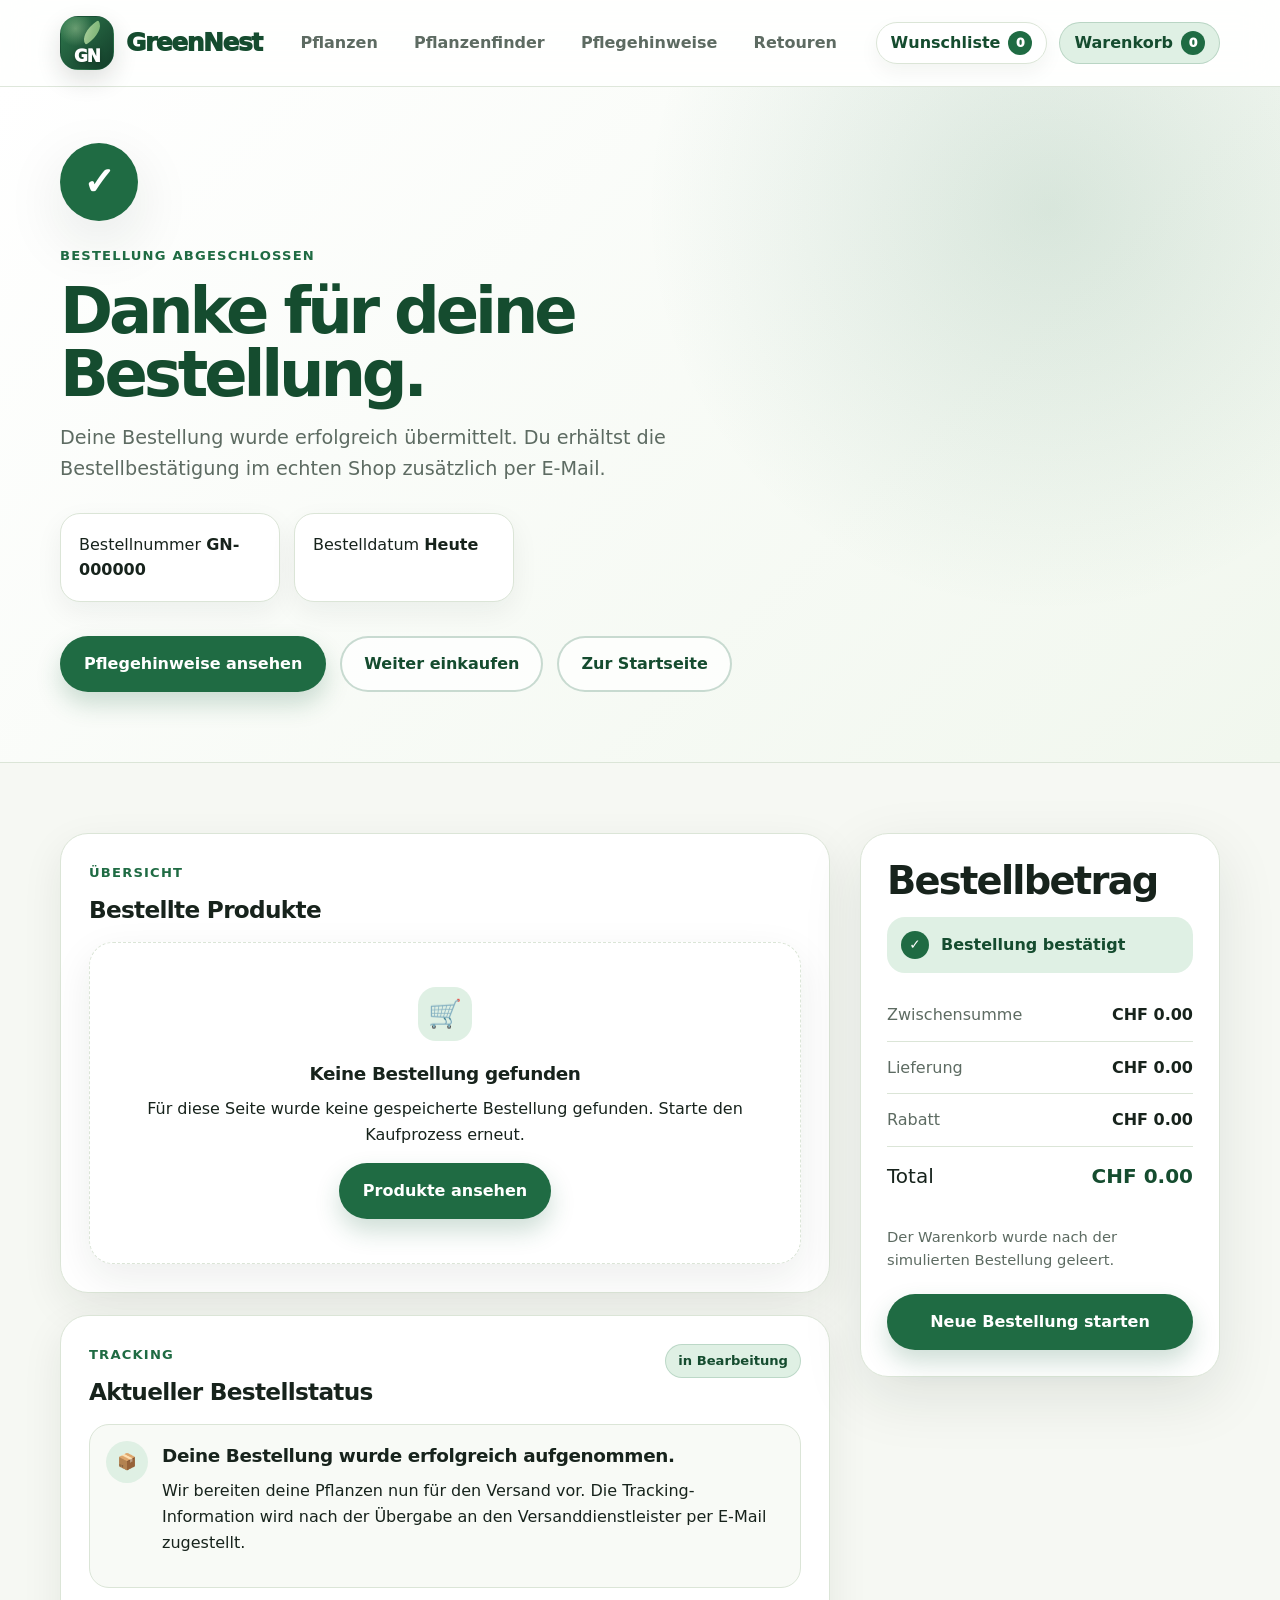
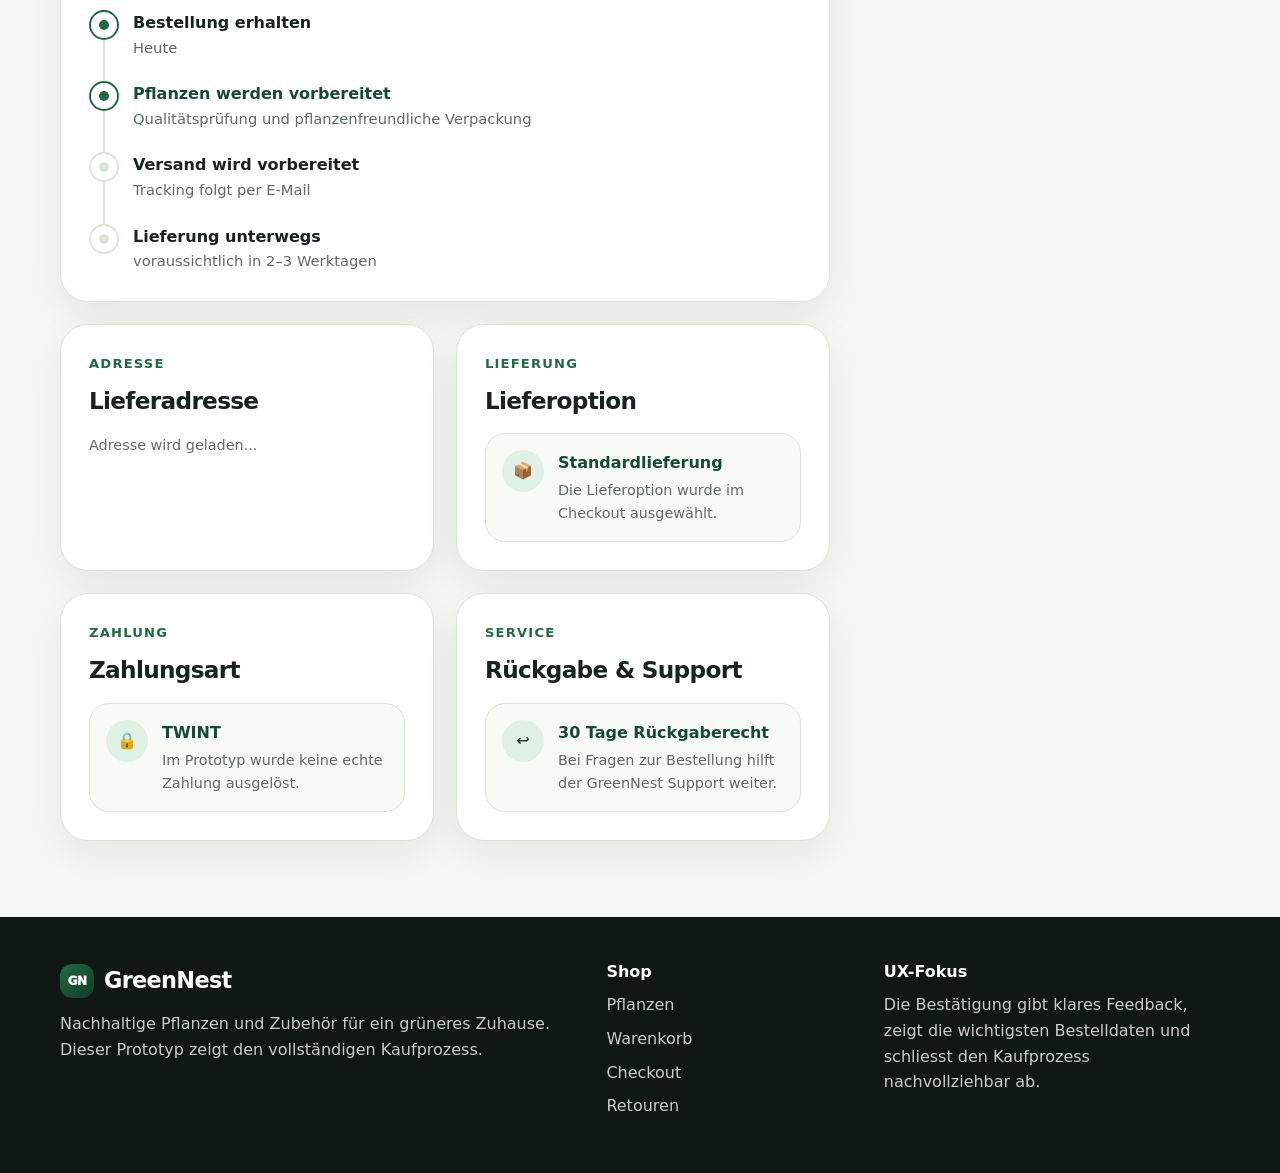
<file: bestaetigung.html>
<!DOCTYPE html>
<html lang="de-CH">
<head>
  <meta charset="UTF-8" />
  <meta name="viewport" content="width=device-width, initial-scale=1.0" />

  <title>Bestellung bestätigt – GreenNest</title>
  <meta
    name="description"
    content="Deine GreenNest Bestellung wurde erfolgreich bestätigt."
  />

  <link rel="stylesheet" href="style.css" />
  <script src="script.js" defer></script>
</head>

<body>
  <a class="skip-link" href="#main-content">Direkt zum Inhalt</a>

  <header class="site-header">
    <div class="container header-inner">
      <a href="index.html" class="brand" aria-label="GreenNest Startseite">
        <span class="brand-mark">GN</span>
        <span class="brand-text">GreenNest</span>
      </a>

      <nav class="main-nav" aria-label="Hauptnavigation">
        <a href="produkte.html">Pflanzen</a>
        <a href="produkte.html#pflegeleicht">Pflegeleicht</a>
        <a href="produkte.html#zubehoer">Zubehör</a>
        <a href="index.html#beratung">Beratung</a>
      </nav>

      <div class="header-actions">
        <a class="icon-link" href="produkte.html#produktsuche">Suchen</a>

        <a class="cart-pill" href="warenkorb.html" aria-label="Warenkorb öffnen">
          Warenkorb
          <span class="cart-count">0</span>
        </a>
      </div>
    </div>
  </header>

  <main id="main-content">
    <section class="confirmation-hero">
      <div class="container confirmation-hero-grid">
        <div>
          <div class="confirmation-icon">✓</div>

          <p class="section-kicker">Bestellung abgeschlossen</p>

          <h1>Danke für deine Bestellung.</h1>

          <p class="hero-lead">
            Deine Bestellung wurde erfolgreich übermittelt. Du erhältst die Bestellbestätigung
            im echten Shop zusätzlich per E-Mail.
          </p>

          <div class="confirmation-meta">
            <article>
              <span>Bestellnummer</span>
              <strong data-confirmation-number>GN-000000</strong>
            </article>

            <article>
              <span>Bestelldatum</span>
              <strong data-confirmation-date>Heute</strong>
            </article>
          </div>

          <div class="hero-actions">
  <a class="btn btn-primary" href="pflegehinweise.html">
    Pflegehinweise ansehen
  </a>

  <a class="btn btn-secondary" href="produkte.html">
    Weiter einkaufen
  </a>

  <a class="btn btn-secondary" href="index.html">
    Zur Startseite
  </a>
</div>

      </div>
    </section>

    <section class="container confirmation-section">
      <div class="confirmation-layout">
        <section class="confirmation-main">
          <article class="review-section-card">
            <div class="review-section-header">
              <div>
                <p class="section-kicker">Übersicht</p>
                <h2>Bestellte Produkte</h2>
              </div>
            </div>

            <div class="review-empty" data-confirmation-empty hidden>
              <div class="feature-icon">🛒</div>
              <h3>Keine Bestellung gefunden</h3>
              <p>
                Für diese Seite wurde keine gespeicherte Bestellung gefunden.
                Starte den Kaufprozess erneut.
              </p>
              <a class="btn btn-primary" href="produkte.html">
                Produkte ansehen
              </a>
            </div>

            <div class="review-item-list" data-confirmation-items>
              <p class="muted-text">Bestellung wird geladen...</p>
            </div>
          </article>
<article class="tracking-status-card" aria-label="Sendungsverfolgung">
  <div class="review-section-header">
    <div>
      <p class="section-kicker">Tracking</p>
      <h2>Aktueller Bestellstatus</h2>
    </div>

    <span class="tracking-badge">in Bearbeitung</span>
  </div>

  <div class="tracking-message">
    <span>📦</span>
    <div>
      <h3>Deine Bestellung wurde erfolgreich aufgenommen.</h3>
      <p>
        Wir bereiten deine Pflanzen nun für den Versand vor. Die Tracking-Information
        wird nach der Übergabe an den Versanddienstleister per E-Mail zugestellt.
      </p>
    </div>
  </div>

  <ol class="tracking-timeline">
    <li class="is-complete">
      <span></span>
      <div>
        <strong>Bestellung erhalten</strong>
        <p data-tracking-order-date>Heute</p>
      </div>
    </li>

    <li class="is-current">
      <span></span>
      <div>
        <strong>Pflanzen werden vorbereitet</strong>
        <p>Qualitätsprüfung und pflanzenfreundliche Verpackung</p>
      </div>
    </li>

    <li>
      <span></span>
      <div>
        <strong>Versand wird vorbereitet</strong>
        <p data-tracking-delivery-info>Tracking folgt per E-Mail</p>
      </div>
    </li>

    <li>
      <span></span>
      <div>
        <strong>Lieferung unterwegs</strong>
        <p data-tracking-estimate>voraussichtlich in 2–3 Werktagen</p>
      </div>
    </li>
  </ol>
</article>
          <div class="review-info-grid">
            <article class="review-section-card">
              <div class="review-section-header">
                <div>
                  <p class="section-kicker">Adresse</p>
                  <h2>Lieferadresse</h2>
                </div>
              </div>

              <address class="review-address" data-confirmation-address>
                Adresse wird geladen...
              </address>
            </article>

            <article class="review-section-card">
              <div class="review-section-header">
                <div>
                  <p class="section-kicker">Lieferung</p>
                  <h2>Lieferoption</h2>
                </div>
              </div>

              <div class="review-summary-box">
                <span>📦</span>
                <div>
                  <strong data-confirmation-delivery>Standardlieferung</strong>
                  <p>Die Lieferoption wurde im Checkout ausgewählt.</p>
                </div>
              </div>
            </article>

            <article class="review-section-card">
              <div class="review-section-header">
                <div>
                  <p class="section-kicker">Zahlung</p>
                  <h2>Zahlungsart</h2>
                </div>
              </div>

              <div class="review-summary-box">
                <span>🔒</span>
                <div>
                  <strong data-confirmation-payment>TWINT</strong>
                  <p>Im Prototyp wurde keine echte Zahlung ausgelöst.</p>
                </div>
              </div>
            </article>

            <article class="review-section-card">
              <div class="review-section-header">
                <div>
                  <p class="section-kicker">Service</p>
                  <h2>Rückgabe & Support</h2>
                </div>
              </div>

              <div class="review-summary-box">
                <span>↩️</span>
                <div>
                  <strong>30 Tage Rückgaberecht</strong>
                  <p>Bei Fragen zur Bestellung hilft der GreenNest Support weiter.</p>
                </div>
              </div>
            </article>
          </div>
        </section>

        <aside class="checkout-summary-card review-final-card">
          <h2>Bestellbetrag</h2>

          <div class="checkout-summary-status">
            <span>✓</span>
            <p>Bestellung bestätigt</p>
          </div>

          <div class="summary-line">
            <span>Zwischensumme</span>
            <strong data-confirmation-subtotal>CHF 0.00</strong>
          </div>

          <div class="summary-line">
            <span>Lieferung</span>
            <strong data-confirmation-shipping>CHF 0.00</strong>
          </div>

          <div class="summary-line">
            <span>Rabatt</span>
            <strong>CHF 0.00</strong>
          </div>

          <div class="summary-total">
            <span>Total</span>
            <strong data-confirmation-total>CHF 0.00</strong>
          </div>

          <p class="summary-helper">
            Der Warenkorb wurde nach der simulierten Bestellung geleert.
          </p>

          <a class="btn btn-primary full-width" href="produkte.html">
            Neue Bestellung starten
          </a>
        </aside>
      </div>
    </section>
  </main>

  <footer class="site-footer">
    <div class="container footer-grid">
      <div>
        <a href="index.html" class="footer-brand">GreenNest</a>
        <p>
          Nachhaltige Pflanzen und Zubehör für ein grüneres Zuhause.
          Dieser Prototyp zeigt den vollständigen Kaufprozess.
        </p>
      </div>

      <div>
        <h2>Shop</h2>
        <a href="produkte.html">Pflanzen</a>
        <a href="warenkorb.html">Warenkorb</a>
        <a href="checkout-start.html">Checkout</a>
      </div>

      <div>
        <h2>UX-Fokus</h2>
        <p>
          Die Bestätigung gibt klares Feedback, zeigt die wichtigsten Bestelldaten
          und schliesst den Kaufprozess nachvollziehbar ab.
        </p>
      </div>
    </div>
  </footer>
</body>
</html>
</file>
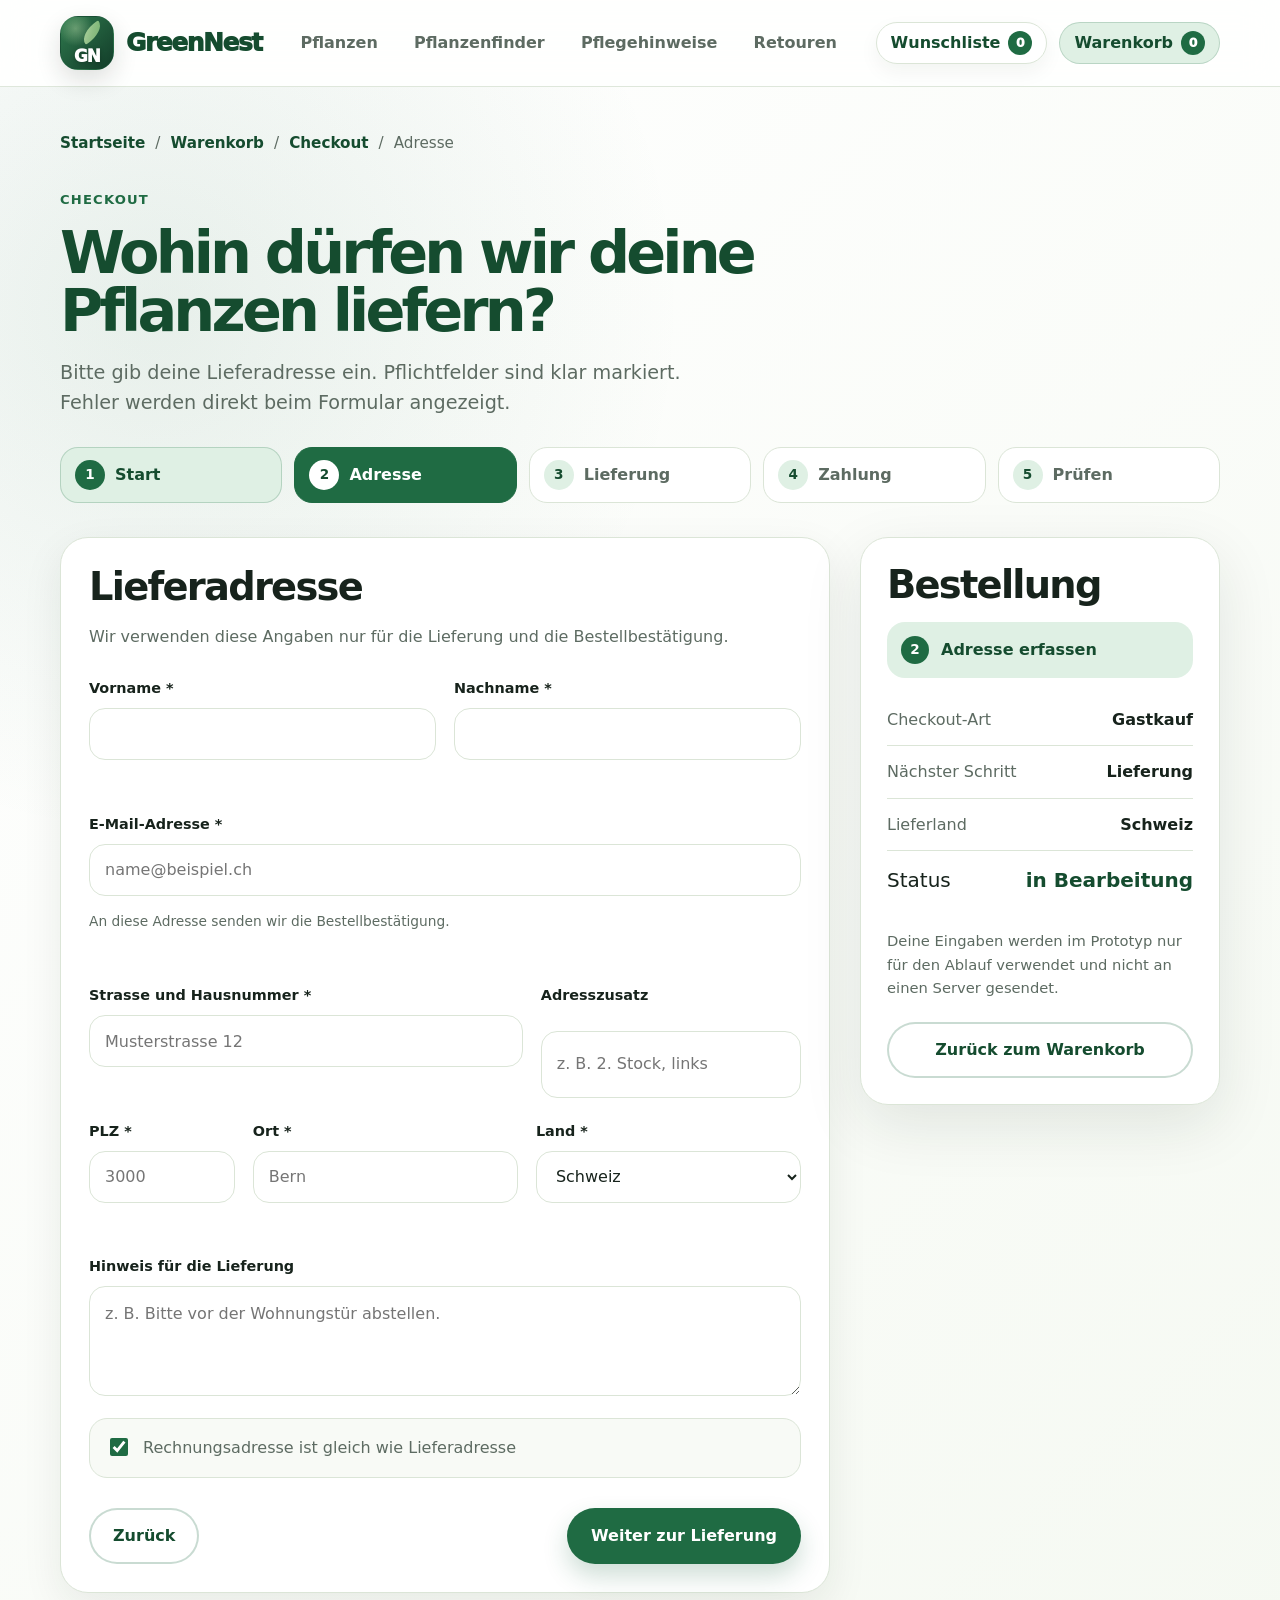
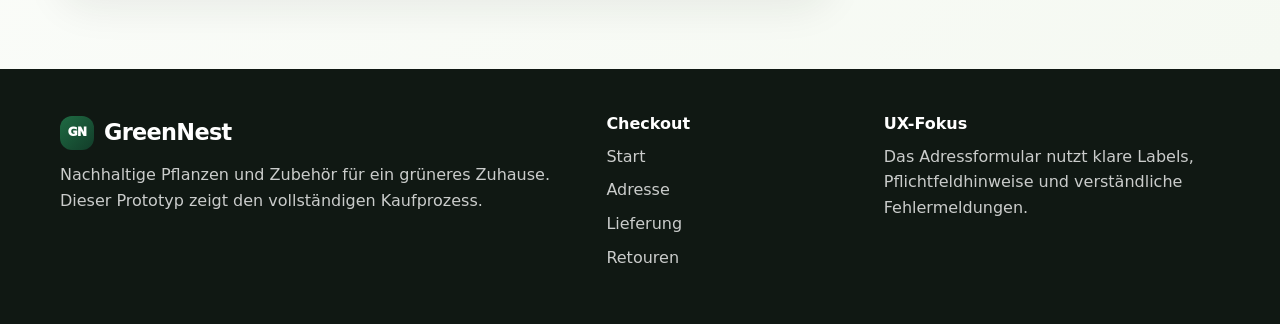
<file: checkout-adresse.html>
<!DOCTYPE html>
<html lang="de-CH">
<head>
  <meta charset="UTF-8" />
  <meta name="viewport" content="width=device-width, initial-scale=1.0" />

  <title>Lieferadresse – GreenNest</title>
  <meta
    name="description"
    content="Gib deine Lieferadresse für die GreenNest Bestellung ein."
  />

  <link rel="stylesheet" href="style.css" />
  <script src="script.js" defer></script>
</head>

<body>
  <a class="skip-link" href="#main-content">Direkt zum Inhalt</a>

  <header class="site-header">
    <div class="container header-inner">
      <a href="index.html" class="brand" aria-label="GreenNest Startseite">
        <span class="brand-mark">GN</span>
        <span class="brand-text">GreenNest</span>
      </a>

      <nav class="main-nav" aria-label="Hauptnavigation">
        <a href="produkte.html">Pflanzen</a>
        <a href="produkte.html#pflegeleicht">Pflegeleicht</a>
        <a href="produkte.html#zubehoer">Zubehör</a>
        <a href="index.html#beratung">Beratung</a>
      </nav>

      <div class="header-actions">
        <a class="icon-link" href="produkte.html#produktsuche">Suchen</a>

        <a class="cart-pill" href="warenkorb.html" aria-label="Warenkorb öffnen">
          Warenkorb
          <span class="cart-count">0</span>
        </a>
      </div>
    </div>
  </header>

  <main id="main-content">
    <section class="checkout-page-section">
      <div class="container">
        <nav class="breadcrumb" aria-label="Breadcrumb">
          <a href="index.html">Startseite</a>
          <span>/</span>
          <a href="warenkorb.html">Warenkorb</a>
          <span>/</span>
          <a href="checkout-start.html">Checkout</a>
          <span>/</span>
          <span>Adresse</span>
        </nav>

        <div class="checkout-header">
          <div>
            <p class="section-kicker">Checkout</p>
            <h1>Wohin dürfen wir deine Pflanzen liefern?</h1>
            <p class="hero-lead">
              Bitte gib deine Lieferadresse ein. Pflichtfelder sind klar markiert.
              Fehler werden direkt beim Formular angezeigt.
            </p>
          </div>
        </div>

        <nav class="checkout-stepper" aria-label="Checkout Fortschritt">
          <ol>
            <li class="is-complete">
              <span>1</span>
              Start
            </li>
            <li class="is-current">
              <span>2</span>
              Adresse
            </li>
            <li>
              <span>3</span>
              Lieferung
            </li>
            <li>
              <span>4</span>
              Zahlung
            </li>
            <li>
              <span>5</span>
              Prüfen
            </li>
          </ol>
        </nav>

        <div class="checkout-layout">
          <section class="checkout-form-card" aria-label="Lieferadresse">
            <form class="checkout-form" action="checkout-lieferung.html" data-checkout-address-form novalidate>
              <div class="form-section-header">
                <h2>Lieferadresse</h2>
                <p>
                  Wir verwenden diese Angaben nur für die Lieferung und die Bestellbestätigung.
                </p>
              </div>

              <div class="form-grid two-columns">
                <div class="form-field">
                  <label for="first-name">Vorname *</label>
                  <input
                    id="first-name"
                    name="firstName"
                    type="text"
                    autocomplete="given-name"
                    data-required
                  />
                  <p class="field-error" data-error-for="first-name"></p>
                </div>

                <div class="form-field">
                  <label for="last-name">Nachname *</label>
                  <input
                    id="last-name"
                    name="lastName"
                    type="text"
                    autocomplete="family-name"
                    data-required
                  />
                  <p class="field-error" data-error-for="last-name"></p>
                </div>
              </div>

              <div class="form-field">
                <label for="email-address">E-Mail-Adresse *</label>
                <input
                  id="email-address"
                  name="email"
                  type="email"
                  autocomplete="email"
                  placeholder="name@beispiel.ch"
                  data-required
                  data-email
                />
                <p class="field-hint">An diese Adresse senden wir die Bestellbestätigung.</p>
                <p class="field-error" data-error-for="email-address"></p>
              </div>

              <div class="form-grid two-columns-wide">
                <div class="form-field">
                  <label for="street">Strasse und Hausnummer *</label>
                  <input
                    id="street"
                    name="street"
                    type="text"
                    autocomplete="street-address"
                    placeholder="Musterstrasse 12"
                    data-required
                  />
                  <p class="field-error" data-error-for="street"></p>
                </div>

                <div class="form-field">
                  <label for="additional-address">Adresszusatz</label>
                  <input
                    id="additional-address"
                    name="additionalAddress"
                    type="text"
                    placeholder="z. B. 2. Stock, links"
                  />
                </div>
              </div>

              <div class="form-grid three-columns">
                <div class="form-field">
                  <label for="zip">PLZ *</label>
                  <input
                    id="zip"
                    name="zip"
                    type="text"
                    inputmode="numeric"
                    autocomplete="postal-code"
                    placeholder="3000"
                    data-required
                    data-zip
                  />
                  <p class="field-error" data-error-for="zip"></p>
                </div>

                <div class="form-field">
                  <label for="city">Ort *</label>
                  <input
                    id="city"
                    name="city"
                    type="text"
                    autocomplete="address-level2"
                    placeholder="Bern"
                    data-required
                  />
                  <p class="field-error" data-error-for="city"></p>
                </div>

                <div class="form-field">
                  <label for="country">Land *</label>
                  <select id="country" name="country" data-required>
                    <option value="Schweiz" selected>Schweiz</option>
                    <option value="Liechtenstein">Liechtenstein</option>
                  </select>
                  <p class="field-error" data-error-for="country"></p>
                </div>
              </div>

              <div class="form-field">
                <label for="delivery-note">Hinweis für die Lieferung</label>
                <textarea
                  id="delivery-note"
                  name="deliveryNote"
                  placeholder="z. B. Bitte vor der Wohnungstür abstellen."
                ></textarea>
              </div>

              <div class="form-checkbox">
                <input id="billing-same" name="billingSame" type="checkbox" checked />
                <label for="billing-same">
                  Rechnungsadresse ist gleich wie Lieferadresse
                </label>
              </div>

              <div class="form-actions">
                <a class="btn btn-secondary" href="checkout-start.html">
                  Zurück
                </a>

                <button class="btn btn-primary" type="submit">
                  Weiter zur Lieferung
                </button>
              </div>
            </form>
          </section>

          <aside class="checkout-summary-card" aria-label="Checkout Übersicht">
            <h2>Bestellung</h2>

            <div class="checkout-summary-status">
              <span>2</span>
              <p>Adresse erfassen</p>
            </div>

            <div class="summary-line">
              <span>Checkout-Art</span>
              <strong>Gastkauf</strong>
            </div>

            <div class="summary-line">
              <span>Nächster Schritt</span>
              <strong>Lieferung</strong>
            </div>

            <div class="summary-line">
              <span>Lieferland</span>
              <strong>Schweiz</strong>
            </div>

            <div class="summary-total">
              <span>Status</span>
              <strong>in Bearbeitung</strong>
            </div>

            <p class="summary-helper">
              Deine Eingaben werden im Prototyp nur für den Ablauf verwendet und nicht an einen Server gesendet.
            </p>

            <a class="btn btn-secondary full-width" href="warenkorb.html">
              Zurück zum Warenkorb
            </a>
          </aside>
        </div>
      </div>
    </section>
  </main>

  <footer class="site-footer">
    <div class="container footer-grid">
      <div>
        <a href="index.html" class="footer-brand">GreenNest</a>
        <p>
          Nachhaltige Pflanzen und Zubehör für ein grüneres Zuhause.
          Dieser Prototyp zeigt den vollständigen Kaufprozess.
        </p>
      </div>

      <div>
        <h2>Checkout</h2>
        <a href="checkout-start.html">Start</a>
        <a href="checkout-adresse.html">Adresse</a>
        <a href="checkout-lieferung.html">Lieferung</a>
      </div>

      <div>
        <h2>UX-Fokus</h2>
        <p>
          Das Adressformular nutzt klare Labels, Pflichtfeldhinweise und verständliche Fehlermeldungen.
        </p>
      </div>
    </div>
  </footer>
</body>
</html>
</file>
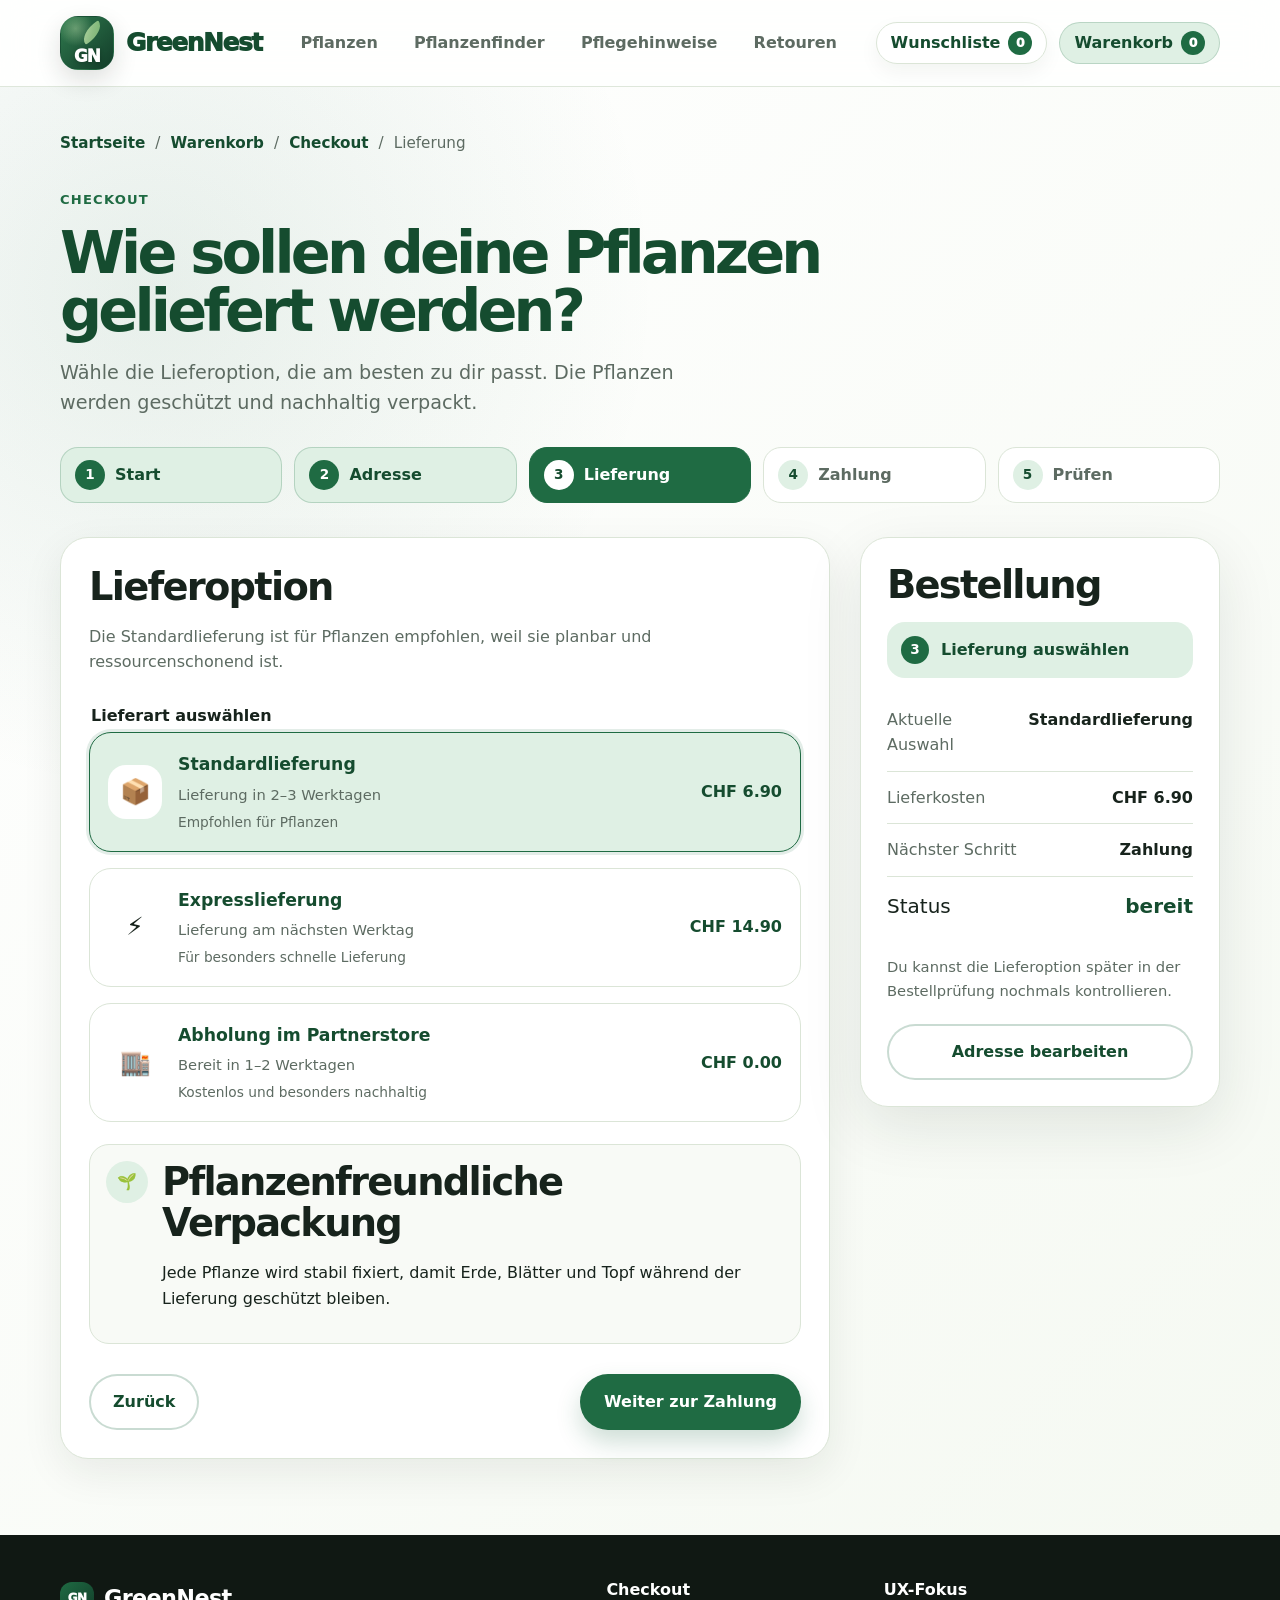
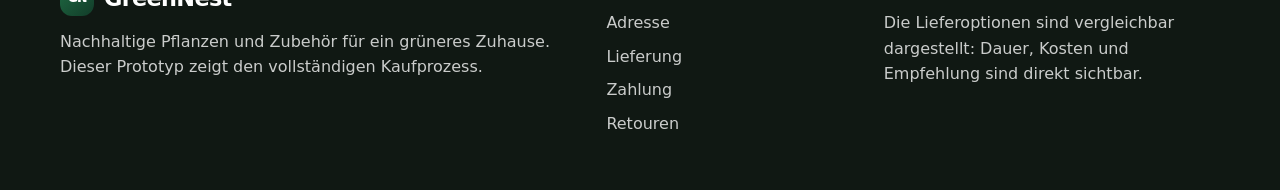
<file: checkout-lieferung.html>
<!DOCTYPE html>
<html lang="de-CH">
<head>
  <meta charset="UTF-8" />
  <meta name="viewport" content="width=device-width, initial-scale=1.0" />

  <title>Lieferung – GreenNest</title>
  <meta
    name="description"
    content="Wähle die Lieferoption für deine GreenNest Bestellung."
  />

  <link rel="stylesheet" href="style.css" />
  <script src="script.js" defer></script>
</head>

<body>
  <a class="skip-link" href="#main-content">Direkt zum Inhalt</a>

  <header class="site-header">
    <div class="container header-inner">
      <a href="index.html" class="brand" aria-label="GreenNest Startseite">
        <span class="brand-mark">GN</span>
        <span class="brand-text">GreenNest</span>
      </a>

      <nav class="main-nav" aria-label="Hauptnavigation">
        <a href="produkte.html">Pflanzen</a>
        <a href="produkte.html#pflegeleicht">Pflegeleicht</a>
        <a href="produkte.html#zubehoer">Zubehör</a>
        <a href="index.html#beratung">Beratung</a>
      </nav>

      <div class="header-actions">
        <a class="icon-link" href="produkte.html#produktsuche">Suchen</a>

        <a class="cart-pill" href="warenkorb.html" aria-label="Warenkorb öffnen">
          Warenkorb
          <span class="cart-count">0</span>
        </a>
      </div>
    </div>
  </header>

  <main id="main-content">
    <section class="checkout-page-section">
      <div class="container">
        <nav class="breadcrumb" aria-label="Breadcrumb">
          <a href="index.html">Startseite</a>
          <span>/</span>
          <a href="warenkorb.html">Warenkorb</a>
          <span>/</span>
          <a href="checkout-start.html">Checkout</a>
          <span>/</span>
          <span>Lieferung</span>
        </nav>

        <div class="checkout-header">
          <div>
            <p class="section-kicker">Checkout</p>
            <h1>Wie sollen deine Pflanzen geliefert werden?</h1>
            <p class="hero-lead">
              Wähle die Lieferoption, die am besten zu dir passt. Die Pflanzen werden geschützt
              und nachhaltig verpackt.
            </p>
          </div>
        </div>

        <nav class="checkout-stepper" aria-label="Checkout Fortschritt">
          <ol>
            <li class="is-complete">
              <span>1</span>
              Start
            </li>
            <li class="is-complete">
              <span>2</span>
              Adresse
            </li>
            <li class="is-current">
              <span>3</span>
              Lieferung
            </li>
            <li>
              <span>4</span>
              Zahlung
            </li>
            <li>
              <span>5</span>
              Prüfen
            </li>
          </ol>
        </nav>

        <div class="checkout-layout">
          <section class="checkout-form-card" aria-label="Lieferoption auswählen">
            <form class="checkout-form" action="checkout-zahlung.html" data-delivery-form>
              <div class="form-section-header">
                <h2>Lieferoption</h2>
                <p>
                  Die Standardlieferung ist für Pflanzen empfohlen, weil sie planbar und
                  ressourcenschonend ist.
                </p>
              </div>

              <fieldset class="delivery-option-group">
                <legend>Lieferart auswählen</legend>

                <label class="delivery-option-card">
                  <input
                    type="radio"
                    name="deliveryOption"
                    value="standard"
                    data-delivery-option
                    data-delivery-title="Standardlieferung"
                    data-delivery-price="6.90"
                    checked
                  />

                  <span class="delivery-option-content">
                    <span class="delivery-option-icon">📦</span>

                    <span>
                      <strong>Standardlieferung</strong>
                      <small>Lieferung in 2–3 Werktagen</small>
                      <em>Empfohlen für Pflanzen</em>
                    </span>

                    <b>CHF 6.90</b>
                  </span>
                </label>

                <label class="delivery-option-card">
                  <input
                    type="radio"
                    name="deliveryOption"
                    value="express"
                    data-delivery-option
                    data-delivery-title="Expresslieferung"
                    data-delivery-price="14.90"
                  />

                  <span class="delivery-option-content">
                    <span class="delivery-option-icon">⚡</span>

                    <span>
                      <strong>Expresslieferung</strong>
                      <small>Lieferung am nächsten Werktag</small>
                      <em>Für besonders schnelle Lieferung</em>
                    </span>

                    <b>CHF 14.90</b>
                  </span>
                </label>

                <label class="delivery-option-card">
                  <input
                    type="radio"
                    name="deliveryOption"
                    value="pickup"
                    data-delivery-option
                    data-delivery-title="Abholung im GreenNest Partnerstore"
                    data-delivery-price="0"
                  />

                  <span class="delivery-option-content">
                    <span class="delivery-option-icon">🏬</span>

                    <span>
                      <strong>Abholung im Partnerstore</strong>
                      <small>Bereit in 1–2 Werktagen</small>
                      <em>Kostenlos und besonders nachhaltig</em>
                    </span>

                    <b>CHF 0.00</b>
                  </span>
                </label>
              </fieldset>

              <div class="delivery-info-panel">
                <span>🌱</span>
                <div>
                  <h2>Pflanzenfreundliche Verpackung</h2>
                  <p>
                    Jede Pflanze wird stabil fixiert, damit Erde, Blätter und Topf während der
                    Lieferung geschützt bleiben.
                  </p>
                </div>
              </div>

              <div class="form-actions">
                <a class="btn btn-secondary" href="checkout-adresse.html">
                  Zurück
                </a>

                <button class="btn btn-primary" type="submit">
                  Weiter zur Zahlung
                </button>
              </div>
            </form>
          </section>

          <aside class="checkout-summary-card" aria-label="Checkout Übersicht">
            <h2>Bestellung</h2>

            <div class="checkout-summary-status">
              <span>3</span>
              <p>Lieferung auswählen</p>
            </div>

            <div class="summary-line">
              <span>Aktuelle Auswahl</span>
              <strong data-delivery-summary-title>Standardlieferung</strong>
            </div>

            <div class="summary-line">
              <span>Lieferkosten</span>
              <strong data-delivery-summary-price>CHF 6.90</strong>
            </div>

            <div class="summary-line">
              <span>Nächster Schritt</span>
              <strong>Zahlung</strong>
            </div>

            <div class="summary-total">
              <span>Status</span>
              <strong>bereit</strong>
            </div>

            <p class="summary-helper">
              Du kannst die Lieferoption später in der Bestellprüfung nochmals kontrollieren.
            </p>

            <a class="btn btn-secondary full-width" href="checkout-adresse.html">
              Adresse bearbeiten
            </a>
          </aside>
        </div>
      </div>
    </section>
  </main>

  <footer class="site-footer">
    <div class="container footer-grid">
      <div>
        <a href="index.html" class="footer-brand">GreenNest</a>
        <p>
          Nachhaltige Pflanzen und Zubehör für ein grüneres Zuhause.
          Dieser Prototyp zeigt den vollständigen Kaufprozess.
        </p>
      </div>

      <div>
        <h2>Checkout</h2>
        <a href="checkout-adresse.html">Adresse</a>
        <a href="checkout-lieferung.html">Lieferung</a>
        <a href="checkout-zahlung.html">Zahlung</a>
      </div>

      <div>
        <h2>UX-Fokus</h2>
        <p>
          Die Lieferoptionen sind vergleichbar dargestellt: Dauer, Kosten und Empfehlung
          sind direkt sichtbar.
        </p>
      </div>
    </div>
  </footer>
</body>
</html>
</file>
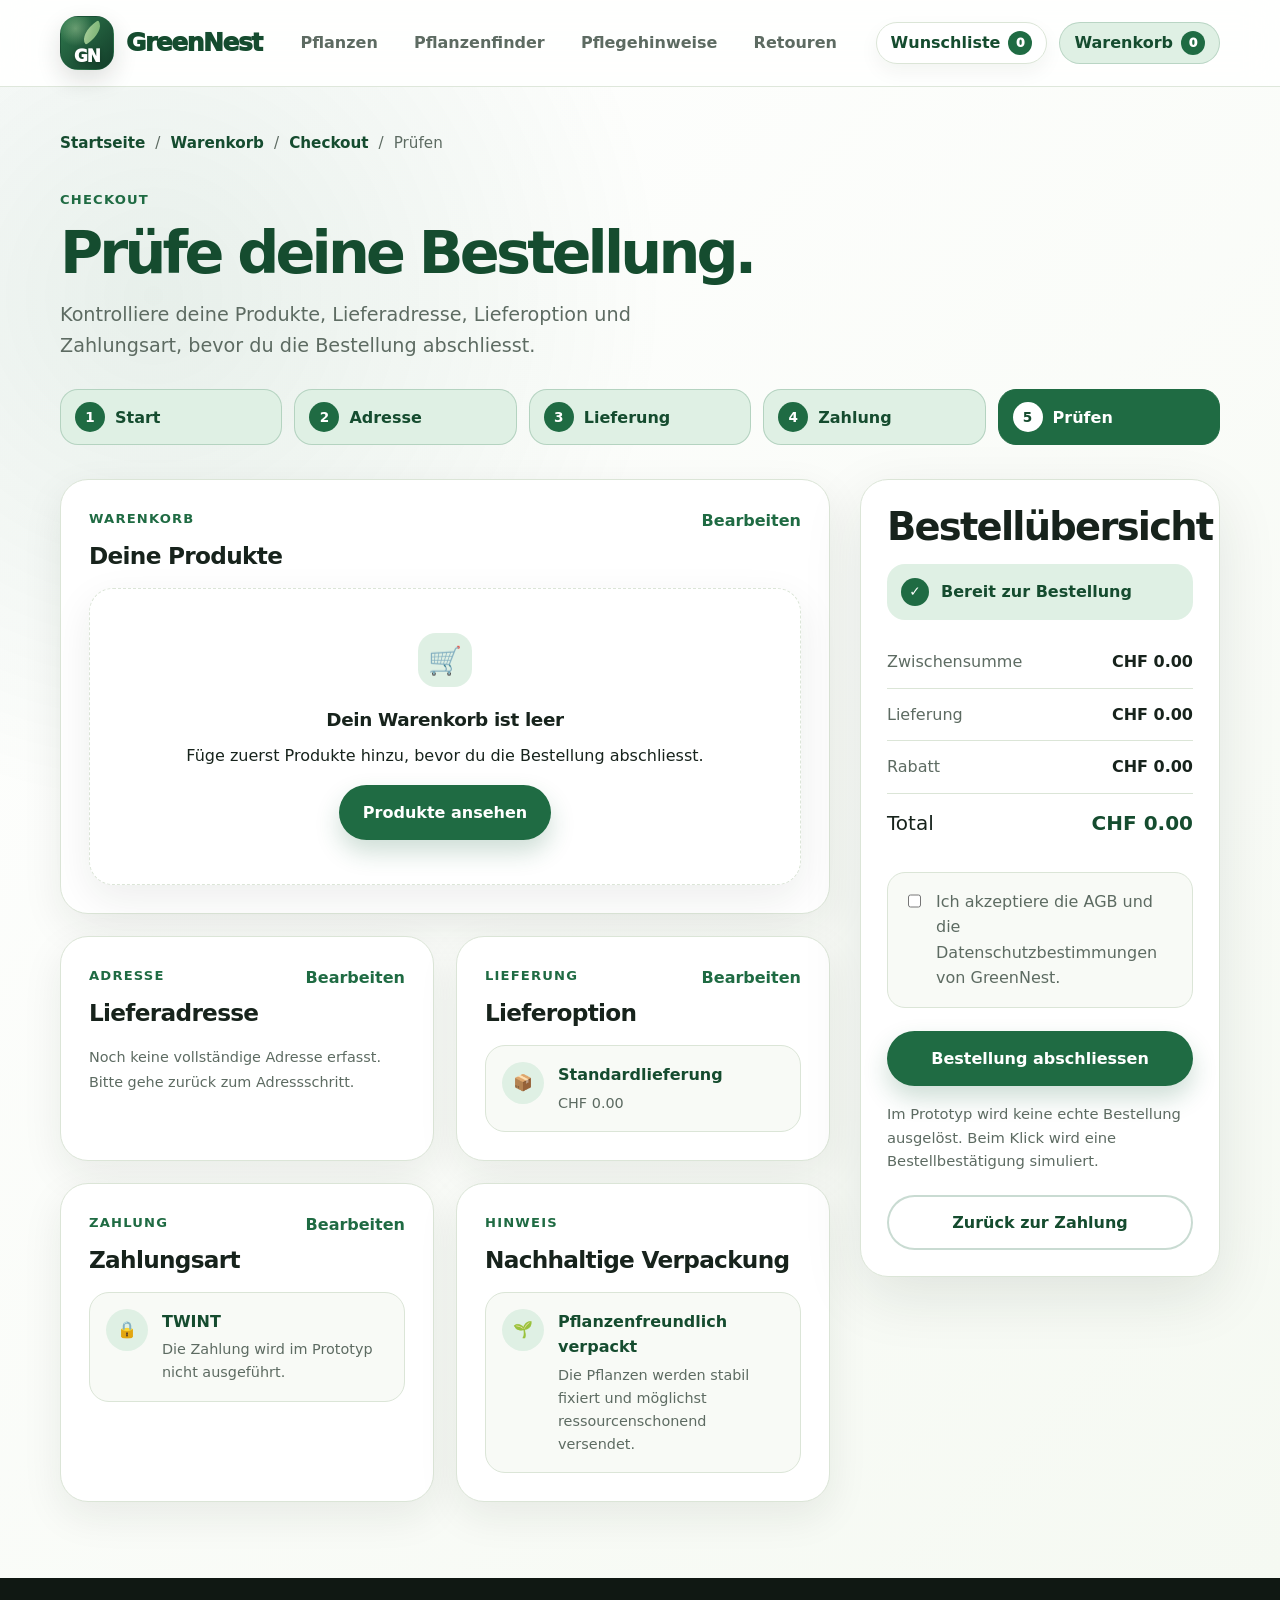
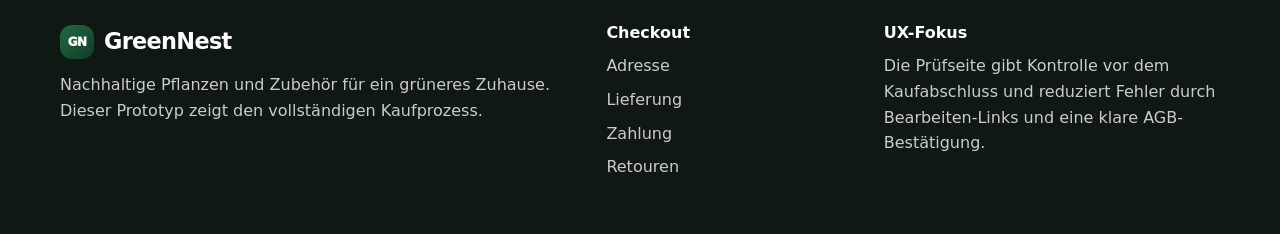
<file: checkout-review.html>
<!DOCTYPE html>
<html lang="de-CH">
<head>
  <meta charset="UTF-8" />
  <meta name="viewport" content="width=device-width, initial-scale=1.0" />

  <title>Bestellung prüfen – GreenNest</title>
  <meta
    name="description"
    content="Prüfe deine GreenNest Bestellung vor dem Abschluss."
  />

  <link rel="stylesheet" href="style.css" />
  <script src="script.js" defer></script>
</head>

<body>
  <a class="skip-link" href="#main-content">Direkt zum Inhalt</a>

  <header class="site-header">
    <div class="container header-inner">
      <a href="index.html" class="brand" aria-label="GreenNest Startseite">
        <span class="brand-mark">GN</span>
        <span class="brand-text">GreenNest</span>
      </a>

      <nav class="main-nav" aria-label="Hauptnavigation">
        <a href="produkte.html">Pflanzen</a>
        <a href="produkte.html#pflegeleicht">Pflegeleicht</a>
        <a href="produkte.html#zubehoer">Zubehör</a>
        <a href="index.html#beratung">Beratung</a>
      </nav>

      <div class="header-actions">
        <a class="icon-link" href="produkte.html#produktsuche">Suchen</a>

        <a class="cart-pill" href="warenkorb.html" aria-label="Warenkorb öffnen">
          Warenkorb
          <span class="cart-count">0</span>
        </a>
      </div>
    </div>
  </header>

  <main id="main-content">
    <section class="checkout-page-section">
      <div class="container">
        <nav class="breadcrumb" aria-label="Breadcrumb">
          <a href="index.html">Startseite</a>
          <span>/</span>
          <a href="warenkorb.html">Warenkorb</a>
          <span>/</span>
          <a href="checkout-start.html">Checkout</a>
          <span>/</span>
          <span>Prüfen</span>
        </nav>

        <div class="checkout-header">
          <div>
            <p class="section-kicker">Checkout</p>
            <h1>Prüfe deine Bestellung.</h1>
            <p class="hero-lead">
              Kontrolliere deine Produkte, Lieferadresse, Lieferoption und Zahlungsart,
              bevor du die Bestellung abschliesst.
            </p>
          </div>
        </div>

        <nav class="checkout-stepper" aria-label="Checkout Fortschritt">
          <ol>
            <li class="is-complete">
              <span>1</span>
              Start
            </li>
            <li class="is-complete">
              <span>2</span>
              Adresse
            </li>
            <li class="is-complete">
              <span>3</span>
              Lieferung
            </li>
            <li class="is-complete">
              <span>4</span>
              Zahlung
            </li>
            <li class="is-current">
              <span>5</span>
              Prüfen
            </li>
          </ol>
        </nav>

        <form class="review-form" action="bestaetigung.html" data-review-form novalidate>
          <div class="checkout-layout">
            <section class="review-main" aria-label="Bestellung prüfen">
              <article class="review-section-card">
                <div class="review-section-header">
                  <div>
                    <p class="section-kicker">Warenkorb</p>
                    <h2>Deine Produkte</h2>
                  </div>

                  <a class="text-button" href="warenkorb.html">
                    Bearbeiten
                  </a>
                </div>

                <div class="review-empty" data-review-empty hidden>
                  <div class="feature-icon">🛒</div>
                  <h3>Dein Warenkorb ist leer</h3>
                  <p>Füge zuerst Produkte hinzu, bevor du die Bestellung abschliesst.</p>
                  <a class="btn btn-primary" href="produkte.html">
                    Produkte ansehen
                  </a>
                </div>

                <div class="review-item-list" data-review-items>
                  <p class="muted-text">Produkte werden geladen...</p>
                </div>
              </article>

              <div class="review-info-grid">
                <article class="review-section-card">
                  <div class="review-section-header">
                    <div>
                      <p class="section-kicker">Adresse</p>
                      <h2>Lieferadresse</h2>
                    </div>

                    <a class="text-button" href="checkout-adresse.html">
                      Bearbeiten
                    </a>
                  </div>

                  <address class="review-address" data-review-address>
                    Adresse wird geladen...
                  </address>
                </article>

                <article class="review-section-card">
                  <div class="review-section-header">
                    <div>
                      <p class="section-kicker">Lieferung</p>
                      <h2>Lieferoption</h2>
                    </div>

                    <a class="text-button" href="checkout-lieferung.html">
                      Bearbeiten
                    </a>
                  </div>

                  <div class="review-summary-box">
                    <span>📦</span>
                    <div>
                      <strong data-review-delivery-title>Standardlieferung</strong>
                      <p data-review-delivery-price>CHF 6.90</p>
                    </div>
                  </div>
                </article>

                <article class="review-section-card">
                  <div class="review-section-header">
                    <div>
                      <p class="section-kicker">Zahlung</p>
                      <h2>Zahlungsart</h2>
                    </div>

                    <a class="text-button" href="checkout-zahlung.html">
                      Bearbeiten
                    </a>
                  </div>

                  <div class="review-summary-box">
                    <span>🔒</span>
                    <div>
                      <strong data-review-payment-title>TWINT</strong>
                      <p>Die Zahlung wird im Prototyp nicht ausgeführt.</p>
                    </div>
                  </div>
                </article>

                <article class="review-section-card">
                  <div class="review-section-header">
                    <div>
                      <p class="section-kicker">Hinweis</p>
                      <h2>Nachhaltige Verpackung</h2>
                    </div>
                  </div>

                  <div class="review-summary-box">
                    <span>🌱</span>
                    <div>
                      <strong>Pflanzenfreundlich verpackt</strong>
                      <p>
                        Die Pflanzen werden stabil fixiert und möglichst ressourcenschonend versendet.
                      </p>
                    </div>
                  </div>
                </article>
              </div>
            </section>

            <aside class="checkout-summary-card review-final-card" aria-label="Bestellübersicht">
              <h2>Bestellübersicht</h2>

              <div class="checkout-summary-status">
                <span>✓</span>
                <p>Bereit zur Bestellung</p>
              </div>

              <div class="summary-line">
                <span>Zwischensumme</span>
                <strong data-review-subtotal>CHF 0.00</strong>
              </div>

              <div class="summary-line">
                <span>Lieferung</span>
                <strong data-review-shipping>CHF 6.90</strong>
              </div>

              <div class="summary-line">
                <span>Rabatt</span>
                <strong>CHF 0.00</strong>
              </div>

              <div class="summary-total">
                <span>Total</span>
                <strong data-review-total>CHF 0.00</strong>
              </div>

              <div class="form-checkbox review-checkbox">
                <input
                  id="terms"
                  name="terms"
                  type="checkbox"
                  data-terms-checkbox
                />

                <label for="terms">
                  Ich akzeptiere die AGB und die Datenschutzbestimmungen von GreenNest.
                </label>
              </div>

              <p class="field-error" data-terms-error></p>

              <button class="btn btn-primary full-width" type="submit" data-place-order>
                Bestellung abschliessen
              </button>

              <p class="summary-helper">
                Im Prototyp wird keine echte Bestellung ausgelöst. Beim Klick wird eine
                Bestellbestätigung simuliert.
              </p>

              <a class="btn btn-secondary full-width" href="checkout-zahlung.html">
                Zurück zur Zahlung
              </a>
            </aside>
          </div>
        </form>
      </div>
    </section>
  </main>

  <footer class="site-footer">
    <div class="container footer-grid">
      <div>
        <a href="index.html" class="footer-brand">GreenNest</a>
        <p>
          Nachhaltige Pflanzen und Zubehör für ein grüneres Zuhause.
          Dieser Prototyp zeigt den vollständigen Kaufprozess.
        </p>
      </div>

      <div>
        <h2>Checkout</h2>
        <a href="checkout-adresse.html">Adresse</a>
        <a href="checkout-lieferung.html">Lieferung</a>
        <a href="checkout-zahlung.html">Zahlung</a>
      </div>

      <div>
        <h2>UX-Fokus</h2>
        <p>
          Die Prüfseite gibt Kontrolle vor dem Kaufabschluss und reduziert Fehler durch
          Bearbeiten-Links und eine klare AGB-Bestätigung.
        </p>
      </div>
    </div>
  </footer>
</body>
</html>
</file>
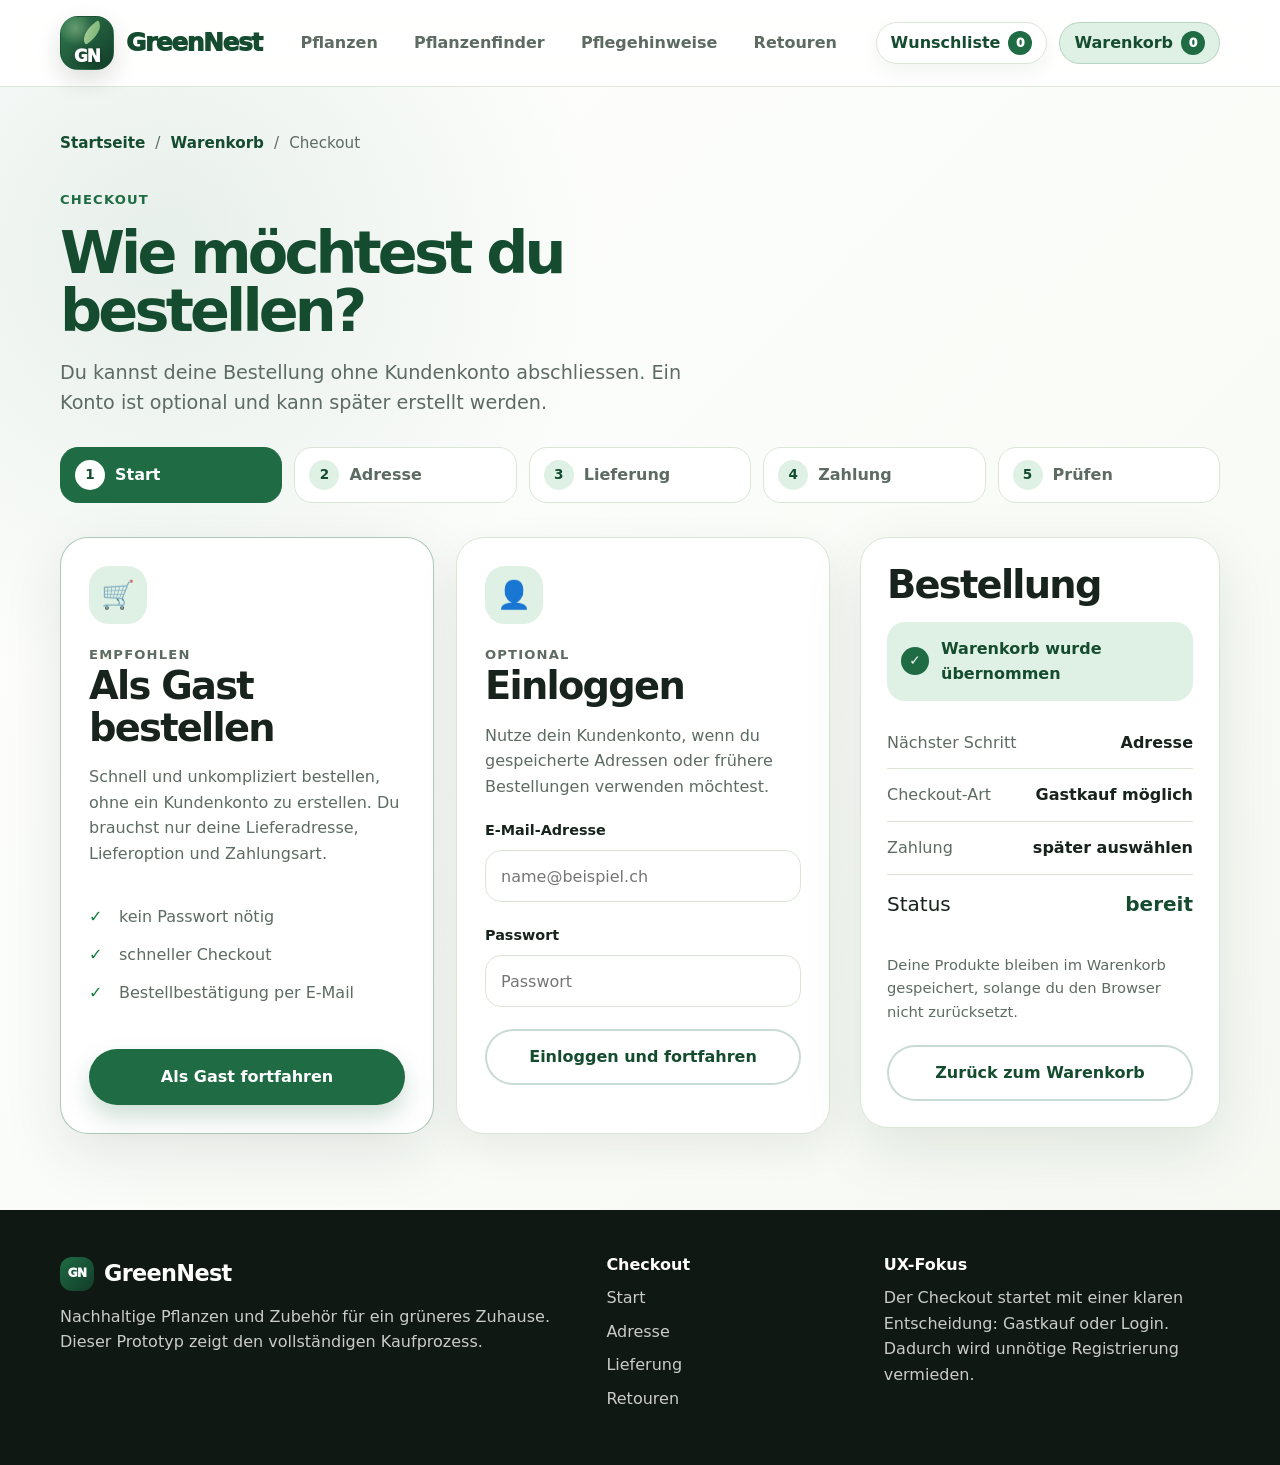
<file: checkout-start.html>
<!DOCTYPE html>
<html lang="de-CH">
<head>
  <meta charset="UTF-8" />
  <meta name="viewport" content="width=device-width, initial-scale=1.0" />

  <title>Checkout starten – GreenNest</title>
  <meta
    name="description"
    content="Starte den Checkout im GreenNest Webshop als Gast oder mit Kundenkonto."
  />

  <link rel="stylesheet" href="style.css" />
  <script src="script.js" defer></script>
</head>

<body>
  <a class="skip-link" href="#main-content">Direkt zum Inhalt</a>

  <header class="site-header">
    <div class="container header-inner">
      <a href="index.html" class="brand" aria-label="GreenNest Startseite">
        <span class="brand-mark">GN</span>
        <span class="brand-text">GreenNest</span>
      </a>

      <nav class="main-nav" aria-label="Hauptnavigation">
        <a href="produkte.html">Pflanzen</a>
        <a href="produkte.html#pflegeleicht">Pflegeleicht</a>
        <a href="produkte.html#zubehoer">Zubehör</a>
        <a href="index.html#beratung">Beratung</a>
      </nav>

      <div class="header-actions">
        <a class="icon-link" href="produkte.html#produktsuche">Suchen</a>

        <a class="cart-pill" href="warenkorb.html" aria-label="Warenkorb öffnen">
          Warenkorb
          <span class="cart-count">0</span>
        </a>
      </div>
    </div>
  </header>

  <main id="main-content">
    <section class="checkout-page-section">
      <div class="container">
        <nav class="breadcrumb" aria-label="Breadcrumb">
          <a href="index.html">Startseite</a>
          <span>/</span>
          <a href="warenkorb.html">Warenkorb</a>
          <span>/</span>
          <span>Checkout</span>
        </nav>

        <div class="checkout-header">
          <div>
            <p class="section-kicker">Checkout</p>
            <h1>Wie möchtest du bestellen?</h1>
            <p class="hero-lead">
              Du kannst deine Bestellung ohne Kundenkonto abschliessen. Ein Konto ist optional
              und kann später erstellt werden.
            </p>
          </div>
        </div>

        <nav class="checkout-stepper" aria-label="Checkout Fortschritt">
          <ol>
            <li class="is-current">
              <span>1</span>
              Start
            </li>
            <li>
              <span>2</span>
              Adresse
            </li>
            <li>
              <span>3</span>
              Lieferung
            </li>
            <li>
              <span>4</span>
              Zahlung
            </li>
            <li>
              <span>5</span>
              Prüfen
            </li>
          </ol>
        </nav>

        <div class="checkout-layout">
          <section class="checkout-choice-grid" aria-label="Checkout Optionen">
            <article class="checkout-choice-card checkout-choice-primary">
              <div class="choice-icon">🛒</div>

              <div>
                <p class="section-kicker">Empfohlen</p>
                <h2>Als Gast bestellen</h2>
                <p>
                  Schnell und unkompliziert bestellen, ohne ein Kundenkonto zu erstellen.
                  Du brauchst nur deine Lieferadresse, Lieferoption und Zahlungsart.
                </p>
              </div>

              <ul class="check-list">
                <li>kein Passwort nötig</li>
                <li>schneller Checkout</li>
                <li>Bestellbestätigung per E-Mail</li>
              </ul>

              <a class="btn btn-primary full-width" href="checkout-adresse.html">
                Als Gast fortfahren
              </a>
            </article>

            <article class="checkout-choice-card">
              <div class="choice-icon">👤</div>

              <div>
                <p class="section-kicker">Optional</p>
                <h2>Einloggen</h2>
                <p>
                  Nutze dein Kundenkonto, wenn du gespeicherte Adressen oder frühere
                  Bestellungen verwenden möchtest.
                </p>
              </div>

              <form class="login-preview-form" action="checkout-adresse.html">
                <div class="form-field">
                  <label for="email">E-Mail-Adresse</label>
                  <input
                    id="email"
                    name="email"
                    type="email"
                    placeholder="name@beispiel.ch"
                  />
                </div>

                <div class="form-field">
                  <label for="password">Passwort</label>
                  <input
                    id="password"
                    name="password"
                    type="password"
                    placeholder="Passwort"
                  />
                </div>

                <button class="btn btn-secondary full-width" type="submit">
                  Einloggen und fortfahren
                </button>
              </form>
            </article>
          </section>

          <aside class="checkout-summary-card" aria-label="Checkout Übersicht">
            <h2>Bestellung</h2>

            <div class="checkout-summary-status">
              <span>✓</span>
              <p>Warenkorb wurde übernommen</p>
            </div>

            <div class="summary-line">
              <span>Nächster Schritt</span>
              <strong>Adresse</strong>
            </div>

            <div class="summary-line">
              <span>Checkout-Art</span>
              <strong>Gastkauf möglich</strong>
            </div>

            <div class="summary-line">
              <span>Zahlung</span>
              <strong>später auswählen</strong>
            </div>

            <div class="summary-total">
              <span>Status</span>
              <strong>bereit</strong>
            </div>

            <p class="summary-helper">
              Deine Produkte bleiben im Warenkorb gespeichert, solange du den Browser nicht zurücksetzt.
            </p>

            <a class="btn btn-secondary full-width" href="warenkorb.html">
              Zurück zum Warenkorb
            </a>
          </aside>
        </div>
      </div>
    </section>
  </main>

  <footer class="site-footer">
    <div class="container footer-grid">
      <div>
        <a href="index.html" class="footer-brand">GreenNest</a>
        <p>
          Nachhaltige Pflanzen und Zubehör für ein grüneres Zuhause.
          Dieser Prototyp zeigt den vollständigen Kaufprozess.
        </p>
      </div>

      <div>
        <h2>Checkout</h2>
        <a href="checkout-start.html">Start</a>
        <a href="checkout-adresse.html">Adresse</a>
        <a href="checkout-lieferung.html">Lieferung</a>
      </div>

      <div>
        <h2>UX-Fokus</h2>
        <p>
          Der Checkout startet mit einer klaren Entscheidung: Gastkauf oder Login.
          Dadurch wird unnötige Registrierung vermieden.
        </p>
      </div>
    </div>
  </footer>
</body>
</html>
</file>
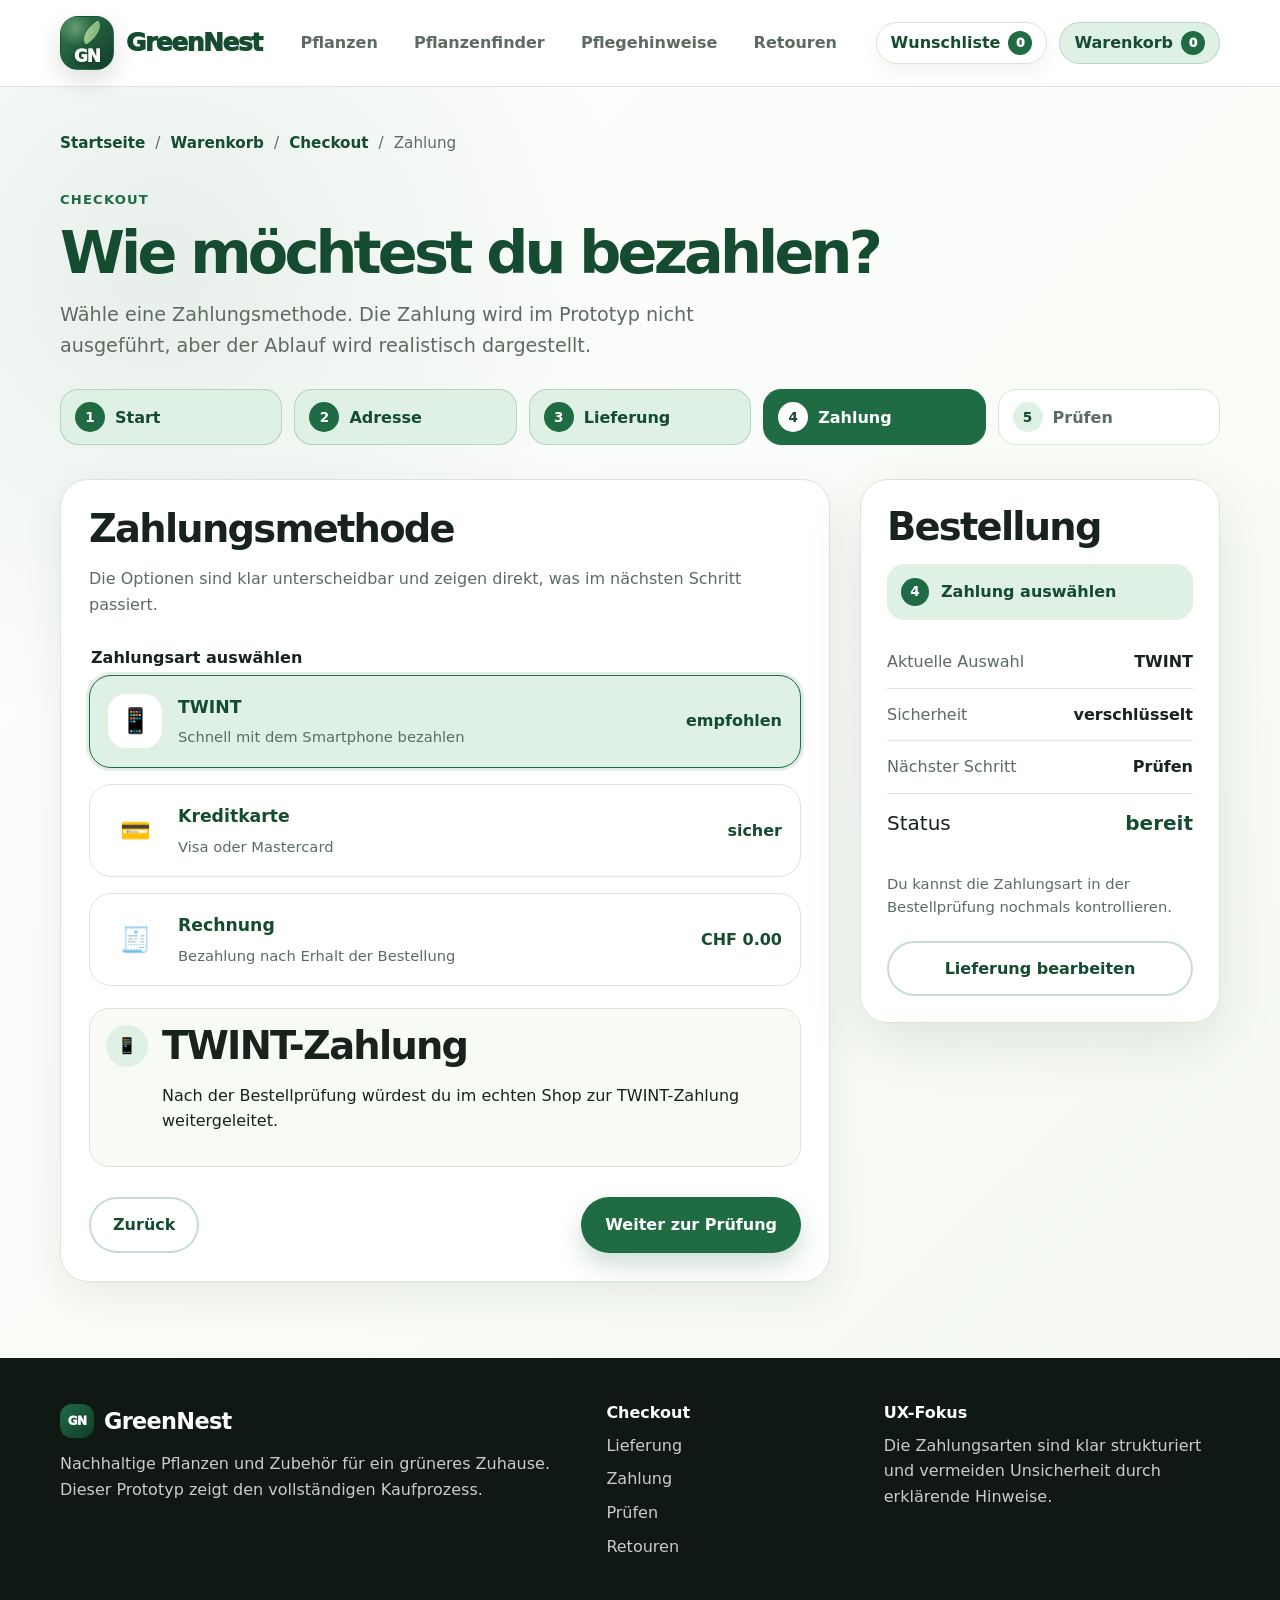
<file: checkout-zahlung.html>
<!DOCTYPE html>
<html lang="de-CH">
<head>
  <meta charset="UTF-8" />
  <meta name="viewport" content="width=device-width, initial-scale=1.0" />

  <title>Zahlung – GreenNest</title>
  <meta
    name="description"
    content="Wähle die Zahlungsmethode für deine GreenNest Bestellung."
  />

  <link rel="stylesheet" href="style.css" />
  <script src="script.js" defer></script>
</head>

<body>
  <a class="skip-link" href="#main-content">Direkt zum Inhalt</a>

  <header class="site-header">
    <div class="container header-inner">
      <a href="index.html" class="brand" aria-label="GreenNest Startseite">
        <span class="brand-mark">GN</span>
        <span class="brand-text">GreenNest</span>
      </a>

      <nav class="main-nav" aria-label="Hauptnavigation">
        <a href="produkte.html">Pflanzen</a>
        <a href="produkte.html#pflegeleicht">Pflegeleicht</a>
        <a href="produkte.html#zubehoer">Zubehör</a>
        <a href="index.html#beratung">Beratung</a>
      </nav>

      <div class="header-actions">
        <a class="icon-link" href="produkte.html#produktsuche">Suchen</a>

        <a class="cart-pill" href="warenkorb.html" aria-label="Warenkorb öffnen">
          Warenkorb
          <span class="cart-count">0</span>
        </a>
      </div>
    </div>
  </header>

  <main id="main-content">
    <section class="checkout-page-section">
      <div class="container">
        <nav class="breadcrumb" aria-label="Breadcrumb">
          <a href="index.html">Startseite</a>
          <span>/</span>
          <a href="warenkorb.html">Warenkorb</a>
          <span>/</span>
          <a href="checkout-start.html">Checkout</a>
          <span>/</span>
          <span>Zahlung</span>
        </nav>

        <div class="checkout-header">
          <div>
            <p class="section-kicker">Checkout</p>
            <h1>Wie möchtest du bezahlen?</h1>
            <p class="hero-lead">
              Wähle eine Zahlungsmethode. Die Zahlung wird im Prototyp nicht ausgeführt,
              aber der Ablauf wird realistisch dargestellt.
            </p>
          </div>
        </div>

        <nav class="checkout-stepper" aria-label="Checkout Fortschritt">
          <ol>
            <li class="is-complete">
              <span>1</span>
              Start
            </li>
            <li class="is-complete">
              <span>2</span>
              Adresse
            </li>
            <li class="is-complete">
              <span>3</span>
              Lieferung
            </li>
            <li class="is-current">
              <span>4</span>
              Zahlung
            </li>
            <li>
              <span>5</span>
              Prüfen
            </li>
          </ol>
        </nav>

        <div class="checkout-layout">
          <section class="checkout-form-card" aria-label="Zahlungsmethode auswählen">
            <form class="checkout-form" action="checkout-review.html" data-payment-form>
              <div class="form-section-header">
                <h2>Zahlungsmethode</h2>
                <p>
                  Die Optionen sind klar unterscheidbar und zeigen direkt, was im nächsten Schritt passiert.
                </p>
              </div>

              <fieldset class="payment-option-group">
                <legend>Zahlungsart auswählen</legend>

                <label class="payment-option-card">
                  <input
                    type="radio"
                    name="paymentOption"
                    value="twint"
                    data-payment-option
                    data-payment-title="TWINT"
                    checked
                  />

                  <span class="payment-option-content">
                    <span class="payment-option-icon">📱</span>
                    <span>
                      <strong>TWINT</strong>
                      <small>Schnell mit dem Smartphone bezahlen</small>
                    </span>
                    <b>empfohlen</b>
                  </span>
                </label>

                <label class="payment-option-card">
                  <input
                    type="radio"
                    name="paymentOption"
                    value="credit-card"
                    data-payment-option
                    data-payment-title="Kreditkarte"
                  />

                  <span class="payment-option-content">
                    <span class="payment-option-icon">💳</span>
                    <span>
                      <strong>Kreditkarte</strong>
                      <small>Visa oder Mastercard</small>
                    </span>
                    <b>sicher</b>
                  </span>
                </label>

                <label class="payment-option-card">
                  <input
                    type="radio"
                    name="paymentOption"
                    value="invoice"
                    data-payment-option
                    data-payment-title="Rechnung"
                  />

                  <span class="payment-option-content">
                    <span class="payment-option-icon">🧾</span>
                    <span>
                      <strong>Rechnung</strong>
                      <small>Bezahlung nach Erhalt der Bestellung</small>
                    </span>
                    <b>CHF 0.00</b>
                  </span>
                </label>
              </fieldset>

              <div class="payment-detail-panel" data-payment-detail="twint">
                <span>📱</span>
                <div>
                  <h2>TWINT-Zahlung</h2>
                  <p>
                    Nach der Bestellprüfung würdest du im echten Shop zur TWINT-Zahlung weitergeleitet.
                  </p>
                </div>
              </div>

              <div class="payment-detail-panel" data-payment-detail="credit-card" hidden>
                <span>💳</span>
                <div>
                  <h2>Kreditkartendaten</h2>
                  <p>
                    Im Prototyp werden keine echten Zahlungsdaten verarbeitet. Die Felder zeigen nur,
                    wie der Schritt im echten Checkout aussehen würde.
                  </p>

                  <div class="payment-card-fields">
                    <div class="form-field">
                      <label for="card-name">Name auf der Karte</label>
                      <input id="card-name" type="text" placeholder="Max Muster" />
                    </div>

                    <div class="form-field">
                      <label for="card-number">Kartennummer</label>
                      <input id="card-number" type="text" placeholder="•••• •••• •••• ••••" />
                    </div>

                    <div class="form-grid two-columns">
                      <div class="form-field">
                        <label for="card-date">Ablaufdatum</label>
                        <input id="card-date" type="text" placeholder="MM/JJ" />
                      </div>

                      <div class="form-field">
                        <label for="card-cvc">CVC</label>
                        <input id="card-cvc" type="text" placeholder="123" />
                      </div>
                    </div>
                  </div>
                </div>
              </div>

              <div class="payment-detail-panel" data-payment-detail="invoice" hidden>
                <span>🧾</span>
                <div>
                  <h2>Kauf auf Rechnung</h2>
                  <p>
                    Die Rechnung wird zusammen mit der Bestellbestätigung per E-Mail zugestellt.
                    Zahlungsfrist: 30 Tage.
                  </p>
                </div>
              </div>

              <div class="form-actions">
                <a class="btn btn-secondary" href="checkout-lieferung.html">
                  Zurück
                </a>

                <button class="btn btn-primary" type="submit">
                  Weiter zur Prüfung
                </button>
              </div>
            </form>
          </section>

          <aside class="checkout-summary-card" aria-label="Checkout Übersicht">
            <h2>Bestellung</h2>

            <div class="checkout-summary-status">
              <span>4</span>
              <p>Zahlung auswählen</p>
            </div>

            <div class="summary-line">
              <span>Aktuelle Auswahl</span>
              <strong data-payment-summary-title>TWINT</strong>
            </div>

            <div class="summary-line">
              <span>Sicherheit</span>
              <strong>verschlüsselt</strong>
            </div>

            <div class="summary-line">
              <span>Nächster Schritt</span>
              <strong>Prüfen</strong>
            </div>

            <div class="summary-total">
              <span>Status</span>
              <strong>bereit</strong>
            </div>

            <p class="summary-helper">
              Du kannst die Zahlungsart in der Bestellprüfung nochmals kontrollieren.
            </p>

            <a class="btn btn-secondary full-width" href="checkout-lieferung.html">
              Lieferung bearbeiten
            </a>
          </aside>
        </div>
      </div>
    </section>
  </main>

  <footer class="site-footer">
    <div class="container footer-grid">
      <div>
        <a href="index.html" class="footer-brand">GreenNest</a>
        <p>
          Nachhaltige Pflanzen und Zubehör für ein grüneres Zuhause.
          Dieser Prototyp zeigt den vollständigen Kaufprozess.
        </p>
      </div>

      <div>
        <h2>Checkout</h2>
        <a href="checkout-lieferung.html">Lieferung</a>
        <a href="checkout-zahlung.html">Zahlung</a>
        <a href="checkout-review.html">Prüfen</a>
      </div>

      <div>
        <h2>UX-Fokus</h2>
        <p>
          Die Zahlungsarten sind klar strukturiert und vermeiden Unsicherheit durch erklärende Hinweise.
        </p>
      </div>
    </div>
  </footer>
</body>
</html>
</file>
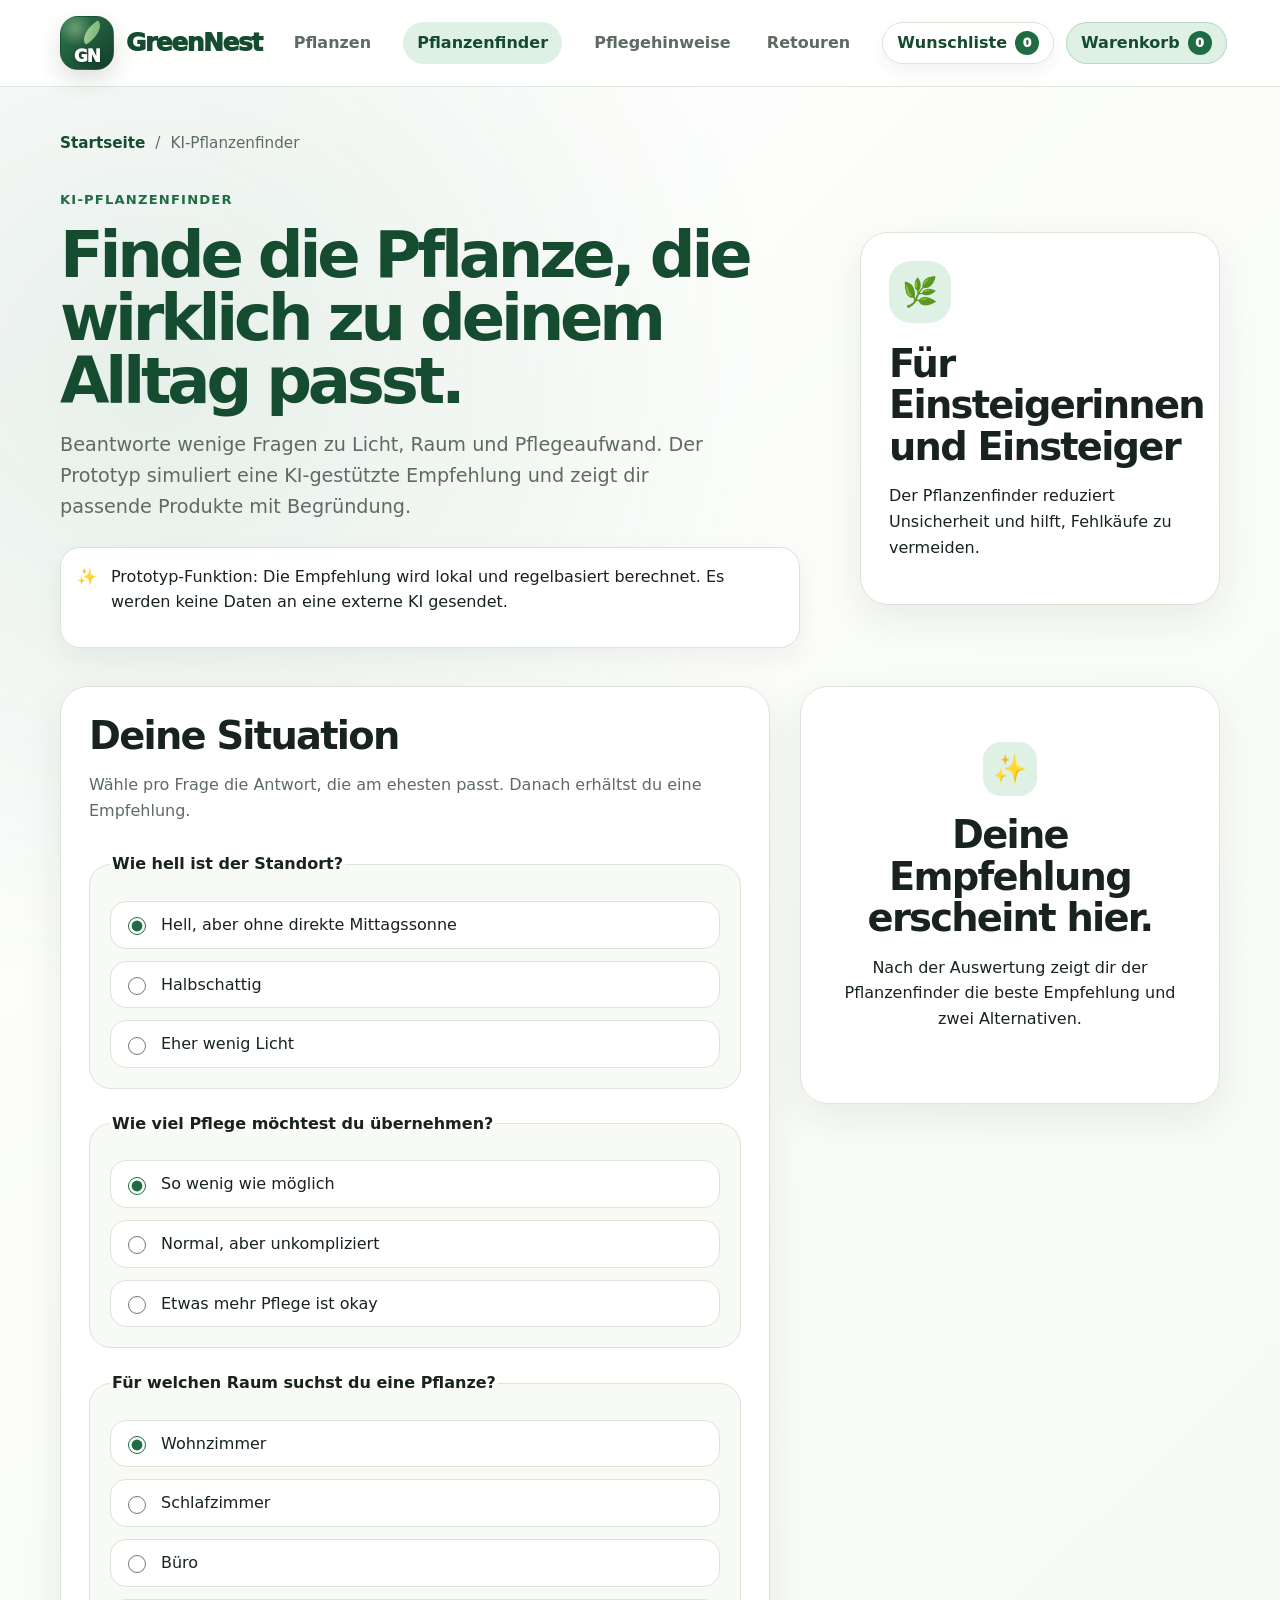
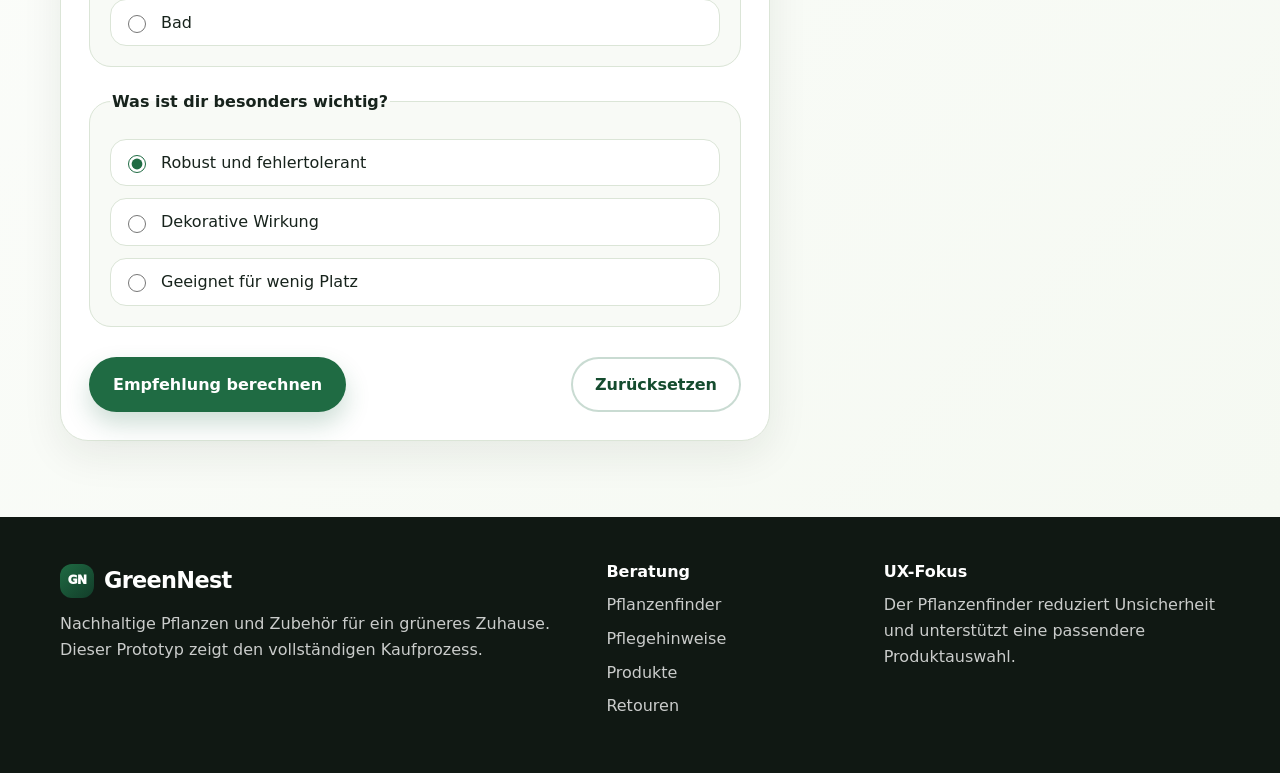
<file: pflanzenfinder.html>
<!DOCTYPE html>
<html lang="de-CH">
<head>
  <meta charset="UTF-8" />
  <meta name="viewport" content="width=device-width, initial-scale=1.0" />

  <title>KI-Pflanzenfinder – GreenNest</title>
  <meta
    name="description"
    content="Finde mit dem GreenNest KI-Pflanzenfinder eine passende Zimmerpflanze für Licht, Raum und Pflegelevel."
  />

  <link rel="stylesheet" href="style.css" />
  <script src="script.js" defer></script>
</head>

<body>
  <a class="skip-link" href="#main-content">Direkt zum Inhalt</a>

  <header class="site-header">
    <div class="container header-inner">
      <a href="index.html" class="brand" aria-label="GreenNest Startseite">
        <span class="brand-mark">GN</span>
        <span class="brand-text">GreenNest</span>
      </a>

      <nav class="main-nav" aria-label="Hauptnavigation">
        <a href="produkte.html">Pflanzen</a>
        <a href="pflanzenfinder.html" aria-current="page">Pflanzenfinder</a>
        <a href="produkte.html#zubehoer">Zubehör</a>
        <a href="retouren.html">Retouren</a>
      </nav>

      <div class="header-actions">
        <a class="icon-link" href="produkte.html#produktsuche">Suchen</a>

        <a class="cart-pill" href="warenkorb.html" aria-label="Warenkorb öffnen">
          Warenkorb
          <span class="cart-count">0</span>
        </a>
      </div>
    </div>
  </header>

  <main id="main-content">
    <section class="finder-page-section">
      <div class="container">
        <nav class="breadcrumb" aria-label="Breadcrumb">
          <a href="index.html">Startseite</a>
          <span>/</span>
          <span>KI-Pflanzenfinder</span>
        </nav>

        <div class="finder-hero-grid">
          <div>
            <p class="section-kicker">KI-Pflanzenfinder</p>
            <h1>Finde die Pflanze, die wirklich zu deinem Alltag passt.</h1>
            <p class="hero-lead">
              Beantworte wenige Fragen zu Licht, Raum und Pflegeaufwand. Der Prototyp simuliert
              eine KI-gestützte Empfehlung und zeigt dir passende Produkte mit Begründung.
            </p>

            <div class="finder-ai-note">
              <span>✨</span>
              <p>
                Prototyp-Funktion: Die Empfehlung wird lokal und regelbasiert berechnet.
                Es werden keine Daten an eine externe KI gesendet.
              </p>
            </div>
          </div>

          <aside class="finder-hero-card">
            <span>🌿</span>
            <h2>Für Einsteigerinnen und Einsteiger</h2>
            <p>
              Der Pflanzenfinder reduziert Unsicherheit und hilft, Fehlkäufe zu vermeiden.
            </p>
          </aside>
        </div>

        <div class="finder-layout">
          <section class="finder-form-card" aria-label="Pflanzenfinder Fragen">
            <form class="finder-form" data-plant-finder-form>
              <div class="form-section-header">
                <h2>Deine Situation</h2>
                <p>
                  Wähle pro Frage die Antwort, die am ehesten passt. Danach erhältst du eine Empfehlung.
                </p>
              </div>

              <fieldset class="finder-question">
                <legend>Wie hell ist der Standort?</legend>

                <label>
                  <input type="radio" name="light" value="bright" checked />
                  <span>Hell, aber ohne direkte Mittagssonne</span>
                </label>

                <label>
                  <input type="radio" name="light" value="medium" />
                  <span>Halbschattig</span>
                </label>

                <label>
                  <input type="radio" name="light" value="low" />
                  <span>Eher wenig Licht</span>
                </label>
              </fieldset>

              <fieldset class="finder-question">
                <legend>Wie viel Pflege möchtest du übernehmen?</legend>

                <label>
                  <input type="radio" name="care" value="very-low" checked />
                  <span>So wenig wie möglich</span>
                </label>

                <label>
                  <input type="radio" name="care" value="normal" />
                  <span>Normal, aber unkompliziert</span>
                </label>

                <label>
                  <input type="radio" name="care" value="more" />
                  <span>Etwas mehr Pflege ist okay</span>
                </label>
              </fieldset>

              <fieldset class="finder-question">
                <legend>Für welchen Raum suchst du eine Pflanze?</legend>

                <label>
                  <input type="radio" name="room" value="living" checked />
                  <span>Wohnzimmer</span>
                </label>

                <label>
                  <input type="radio" name="room" value="bedroom" />
                  <span>Schlafzimmer</span>
                </label>

                <label>
                  <input type="radio" name="room" value="office" />
                  <span>Büro</span>
                </label>

                <label>
                  <input type="radio" name="room" value="bathroom" />
                  <span>Bad</span>
                </label>
              </fieldset>

              <fieldset class="finder-question">
                <legend>Was ist dir besonders wichtig?</legend>

                <label>
                  <input type="radio" name="priority" value="robust" checked />
                  <span>Robust und fehlertolerant</span>
                </label>

                <label>
                  <input type="radio" name="priority" value="decorative" />
                  <span>Dekorative Wirkung</span>
                </label>

                <label>
                  <input type="radio" name="priority" value="small" />
                  <span>Geeignet für wenig Platz</span>
                </label>
              </fieldset>

              <div class="form-actions">
                <button class="btn btn-primary" type="submit">
                  Empfehlung berechnen
                </button>

                <button class="btn btn-secondary" type="reset" data-finder-reset>
                  Zurücksetzen
                </button>
              </div>
            </form>
          </section>

          <aside class="finder-result-card" aria-live="polite">
            <div class="finder-result-placeholder" data-finder-placeholder>
              <div class="feature-icon">✨</div>
              <h2>Deine Empfehlung erscheint hier.</h2>
              <p>
                Nach der Auswertung zeigt dir der Pflanzenfinder die beste Empfehlung
                und zwei Alternativen.
              </p>
            </div>

            <div class="finder-result" data-finder-result hidden>
              <p class="section-kicker">KI-Auswertung</p>
              <h2 data-finder-title>Empfehlung</h2>
              <p data-finder-reason></p>

              <div class="finder-main-product">
                <img data-finder-image src="assets/images/monstera-easy.jpg" alt="" />
                <div>
                  <p class="product-category" data-finder-category></p>
                  <h3 data-finder-name></h3>
                  <p class="finder-score" data-finder-score></p>
                  <strong data-finder-price></strong>
                </div>
              </div>

              <div class="finder-actions">
                <button class="btn btn-primary" type="button" data-finder-add-cart>
                  In Warenkorb
                </button>

                <button class="btn btn-secondary" type="button" data-finder-add-wishlist>
                  Merken
                </button>

                <a class="btn btn-secondary" href="produkt-detail.html">
                  Details ansehen
                </a>
              </div>

              <div class="finder-alternatives">
                <h3>Weitere passende Optionen</h3>
                <div data-finder-alternatives></div>
              </div>
            </div>
          </aside>
        </div>
      </div>
    </section>
  </main>

  <footer class="site-footer">
    <div class="container footer-grid">
      <div>
        <a href="index.html" class="footer-brand">GreenNest</a>
        <p>
          Nachhaltige Pflanzen und Zubehör für ein grüneres Zuhause.
          Dieser Prototyp zeigt den vollständigen Kaufprozess.
        </p>
      </div>

      <div>
        <h2>Beratung</h2>
        <a href="pflanzenfinder.html">Pflanzenfinder</a>
        <a href="pflegehinweise.html">Pflegehinweise</a>
        <a href="produkte.html">Produkte</a>
      </div>

      <div>
        <h2>UX-Fokus</h2>
        <p>
          Der Pflanzenfinder reduziert Unsicherheit und unterstützt eine passendere Produktauswahl.
        </p>
      </div>
    </div>
  </footer>

  <div class="toast" data-toast hidden role="status" aria-live="polite">
    Aktion ausgeführt.
  </div>
</body>
</html>
</file>
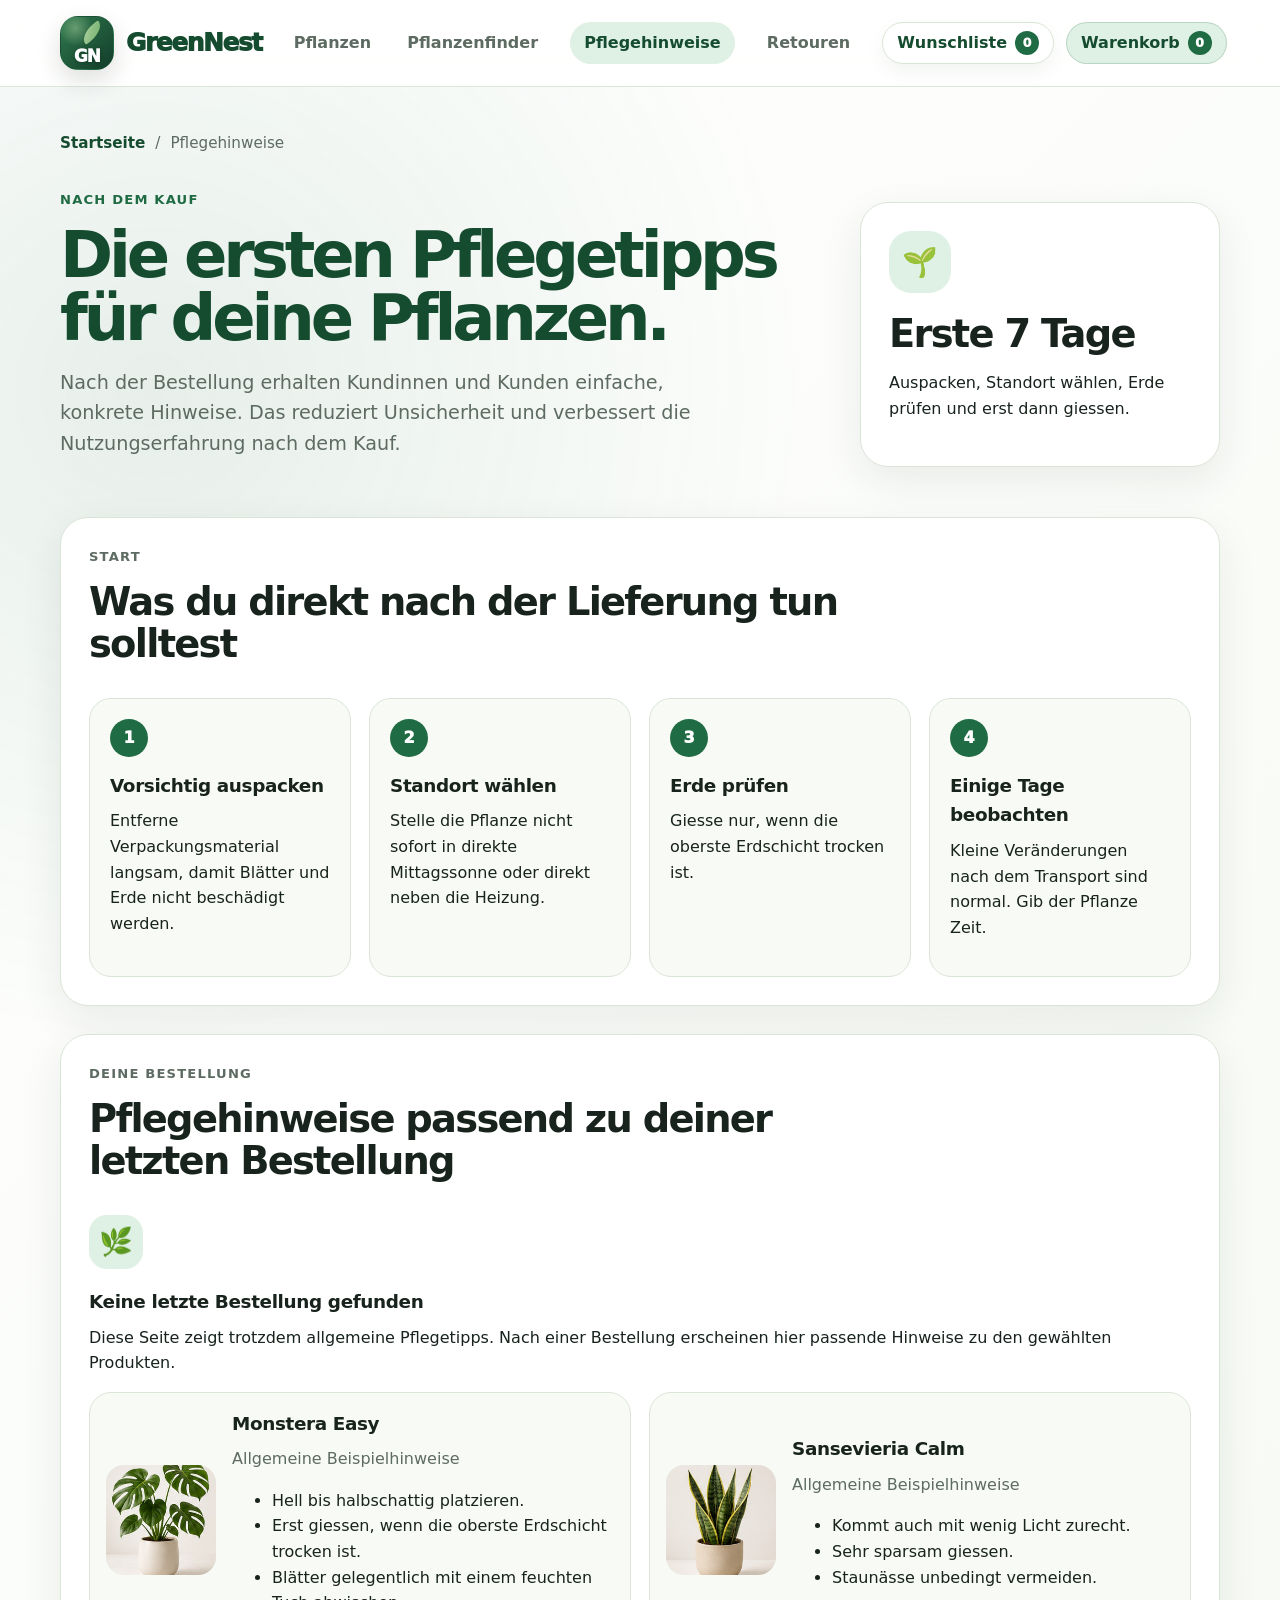
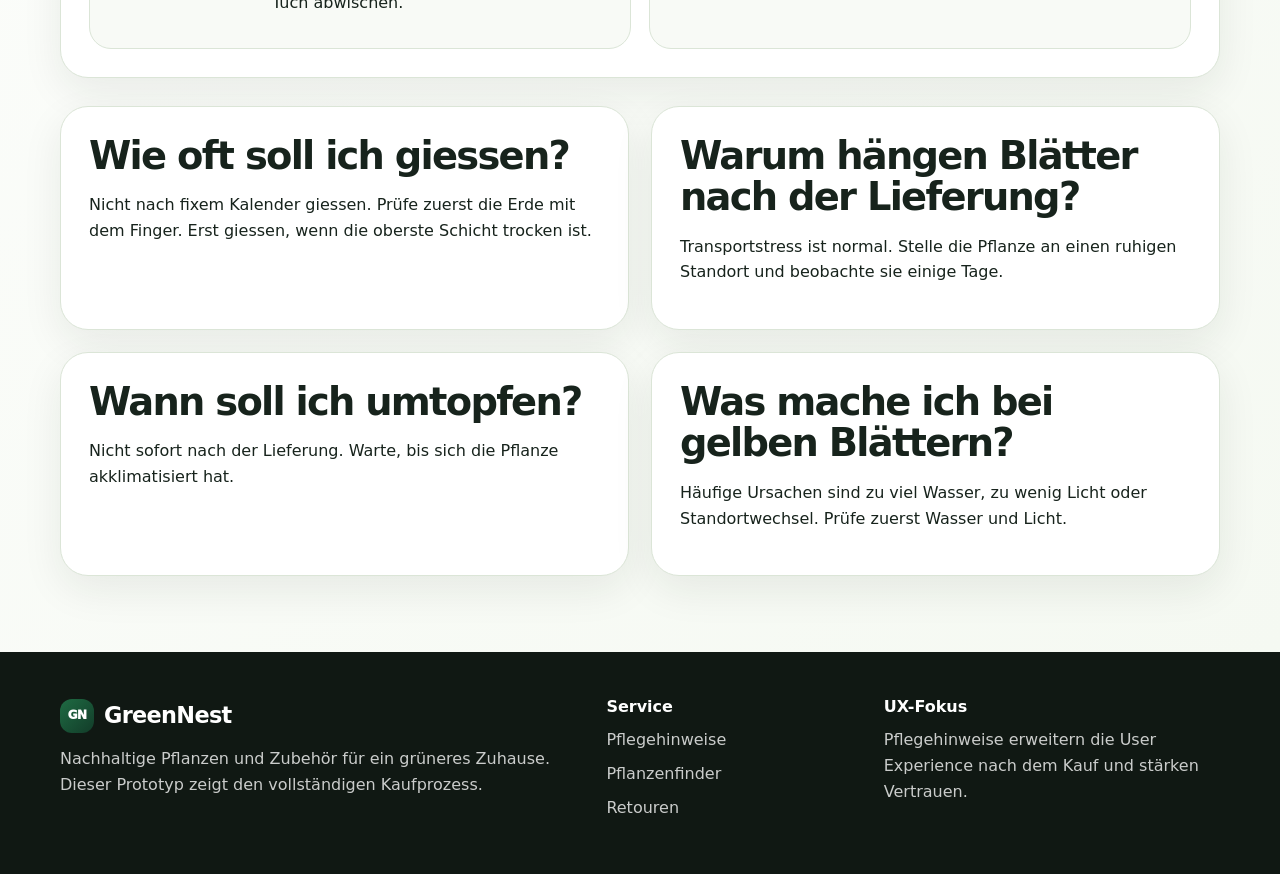
<file: pflegehinweise.html>
<!DOCTYPE html>
<html lang="de-CH">
<head>
  <meta charset="UTF-8" />
  <meta name="viewport" content="width=device-width, initial-scale=1.0" />

  <title>Pflegehinweise – GreenNest</title>
  <meta
    name="description"
    content="Erste Pflegehinweise für deine GreenNest Pflanzen nach der Bestellung."
  />

  <link rel="stylesheet" href="style.css" />
  <script src="script.js" defer></script>
</head>

<body>
  <a class="skip-link" href="#main-content">Direkt zum Inhalt</a>

  <header class="site-header">
    <div class="container header-inner">
      <a href="index.html" class="brand" aria-label="GreenNest Startseite">
        <span class="brand-mark">GN</span>
        <span class="brand-text">GreenNest</span>
      </a>

      <nav class="main-nav" aria-label="Hauptnavigation">
        <a href="produkte.html">Pflanzen</a>
        <a href="pflanzenfinder.html">Pflanzenfinder</a>
        <a href="pflegehinweise.html" aria-current="page">Pflegehinweise</a>
        <a href="retouren.html">Retouren</a>
      </nav>

      <div class="header-actions">
        <a class="icon-link" href="produkte.html#produktsuche">Suchen</a>

        <a class="cart-pill" href="warenkorb.html" aria-label="Warenkorb öffnen">
          Warenkorb
          <span class="cart-count">0</span>
        </a>
      </div>
    </div>
  </header>

  <main id="main-content">
    <section class="care-page-section">
      <div class="container">
        <nav class="breadcrumb" aria-label="Breadcrumb">
          <a href="index.html">Startseite</a>
          <span>/</span>
          <span>Pflegehinweise</span>
        </nav>

        <div class="care-hero-grid">
          <div>
            <p class="section-kicker">Nach dem Kauf</p>
            <h1>Die ersten Pflegetipps für deine Pflanzen.</h1>
            <p class="hero-lead">
              Nach der Bestellung erhalten Kundinnen und Kunden einfache, konkrete Hinweise.
              Das reduziert Unsicherheit und verbessert die Nutzungserfahrung nach dem Kauf.
            </p>
          </div>

          <aside class="care-hero-card">
            <span>🌱</span>
            <h2>Erste 7 Tage</h2>
            <p>
              Auspacken, Standort wählen, Erde prüfen und erst dann giessen.
            </p>
          </aside>
        </div>

        <section class="care-process-card">
          <div class="section-header">
            <p class="section-kicker">Start</p>
            <h2>Was du direkt nach der Lieferung tun solltest</h2>
          </div>

          <ol class="care-steps">
            <li>
              <span>1</span>
              <div>
                <h3>Vorsichtig auspacken</h3>
                <p>Entferne Verpackungsmaterial langsam, damit Blätter und Erde nicht beschädigt werden.</p>
              </div>
            </li>

            <li>
              <span>2</span>
              <div>
                <h3>Standort wählen</h3>
                <p>Stelle die Pflanze nicht sofort in direkte Mittagssonne oder direkt neben die Heizung.</p>
              </div>
            </li>

            <li>
              <span>3</span>
              <div>
                <h3>Erde prüfen</h3>
                <p>Giesse nur, wenn die oberste Erdschicht trocken ist.</p>
              </div>
            </li>

            <li>
              <span>4</span>
              <div>
                <h3>Einige Tage beobachten</h3>
                <p>Kleine Veränderungen nach dem Transport sind normal. Gib der Pflanze Zeit.</p>
              </div>
            </li>
          </ol>
        </section>

        <section class="care-order-card">
          <div class="section-header">
            <p class="section-kicker">Deine Bestellung</p>
            <h2>Pflegehinweise passend zu deiner letzten Bestellung</h2>
          </div>

          <div class="care-empty" data-care-empty hidden>
            <div class="feature-icon">🌿</div>
            <h3>Keine letzte Bestellung gefunden</h3>
            <p>
              Diese Seite zeigt trotzdem allgemeine Pflegetipps. Nach einer Bestellung erscheinen hier
              passende Hinweise zu den gewählten Produkten.
            </p>
          </div>

          <div class="care-product-grid" data-care-products>
            <p class="muted-text">Pflegehinweise werden geladen...</p>
          </div>
        </section>

        <section class="care-faq-grid">
          <article class="care-faq-card">
            <h2>Wie oft soll ich giessen?</h2>
            <p>
              Nicht nach fixem Kalender giessen. Prüfe zuerst die Erde mit dem Finger.
              Erst giessen, wenn die oberste Schicht trocken ist.
            </p>
          </article>

          <article class="care-faq-card">
            <h2>Warum hängen Blätter nach der Lieferung?</h2>
            <p>
              Transportstress ist normal. Stelle die Pflanze an einen ruhigen Standort und beobachte sie
              einige Tage.
            </p>
          </article>

          <article class="care-faq-card">
            <h2>Wann soll ich umtopfen?</h2>
            <p>
              Nicht sofort nach der Lieferung. Warte, bis sich die Pflanze akklimatisiert hat.
            </p>
          </article>

          <article class="care-faq-card">
            <h2>Was mache ich bei gelben Blättern?</h2>
            <p>
              Häufige Ursachen sind zu viel Wasser, zu wenig Licht oder Standortwechsel.
              Prüfe zuerst Wasser und Licht.
            </p>
          </article>
        </section>
      </div>
    </section>
  </main>

  <footer class="site-footer">
    <div class="container footer-grid">
      <div>
        <a href="index.html" class="footer-brand">GreenNest</a>
        <p>
          Nachhaltige Pflanzen und Zubehör für ein grüneres Zuhause.
          Dieser Prototyp zeigt den vollständigen Kaufprozess.
        </p>
      </div>

      <div>
        <h2>Service</h2>
        <a href="pflegehinweise.html">Pflegehinweise</a>
        <a href="pflanzenfinder.html">Pflanzenfinder</a>
        <a href="retouren.html">Retouren</a>
      </div>

      <div>
        <h2>UX-Fokus</h2>
        <p>
          Pflegehinweise erweitern die User Experience nach dem Kauf und stärken Vertrauen.
        </p>
      </div>
    </div>
  </footer>
</body>
</html>
</file>
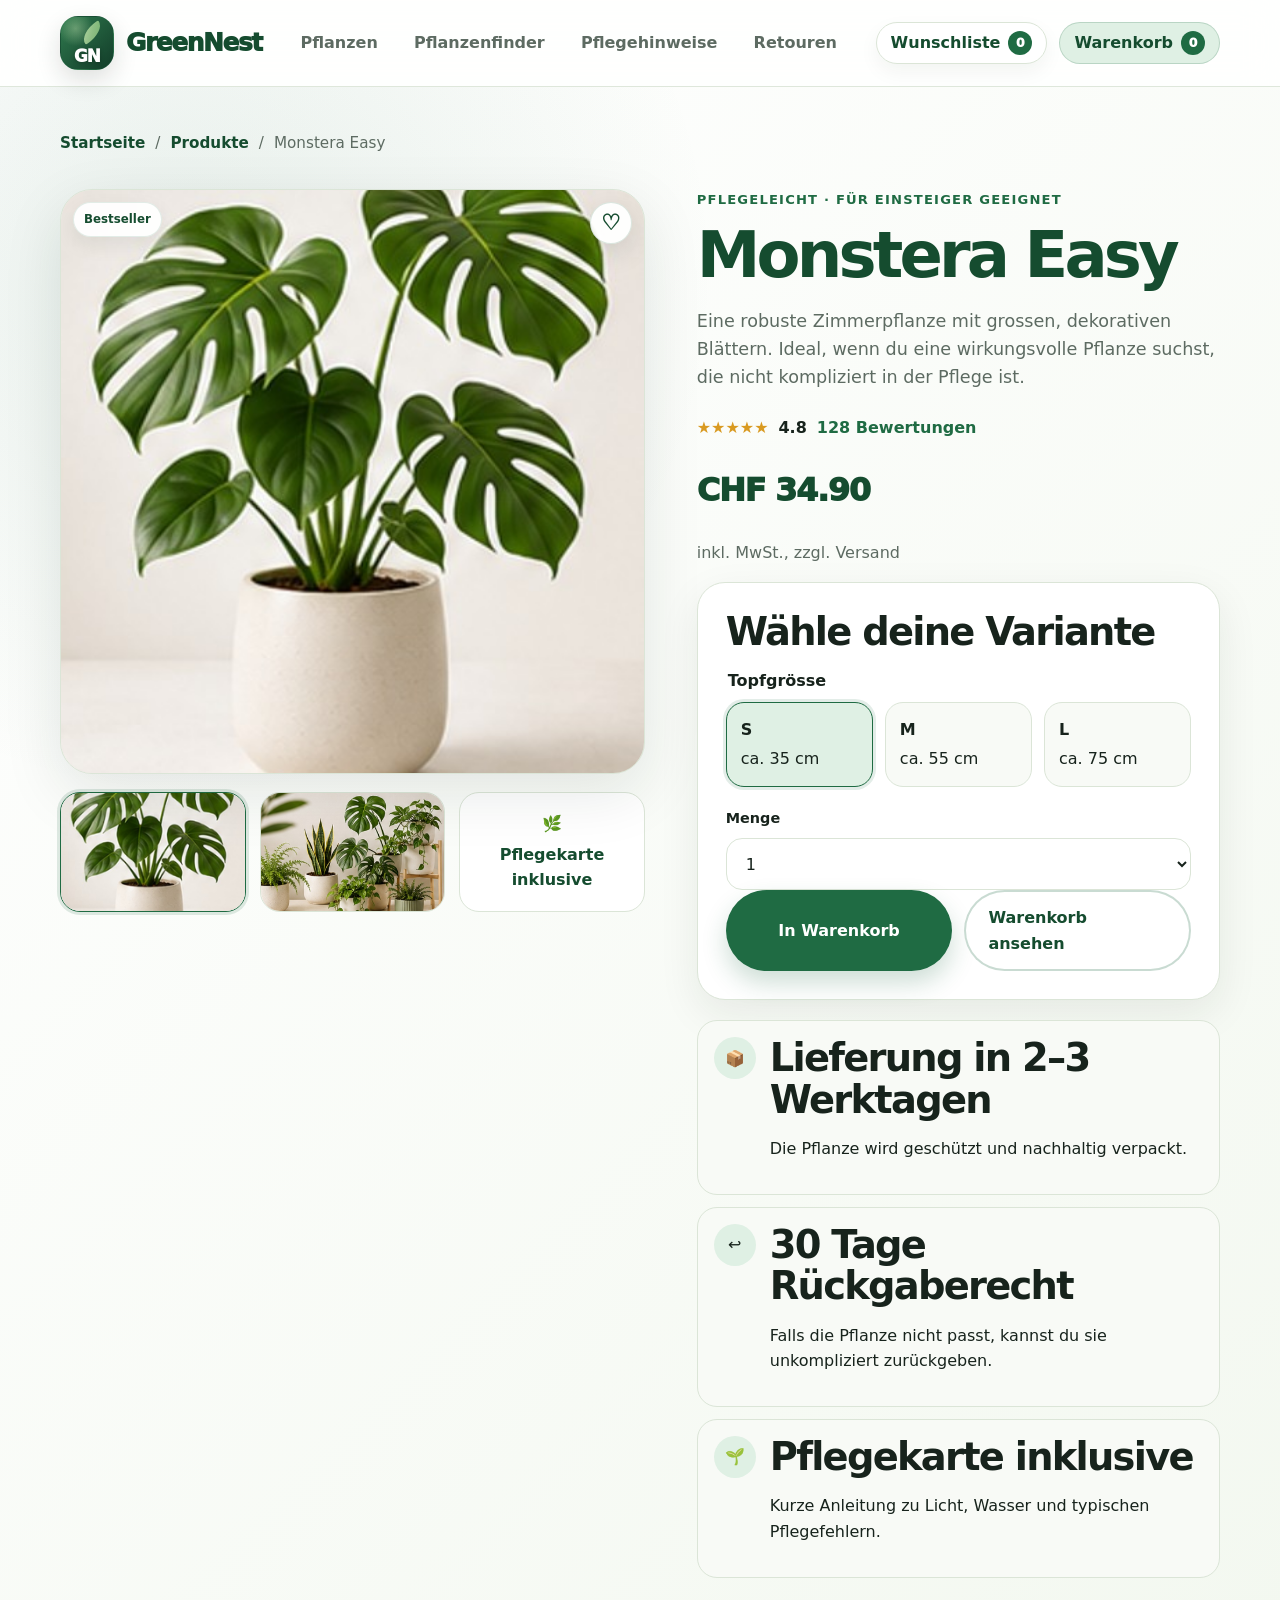
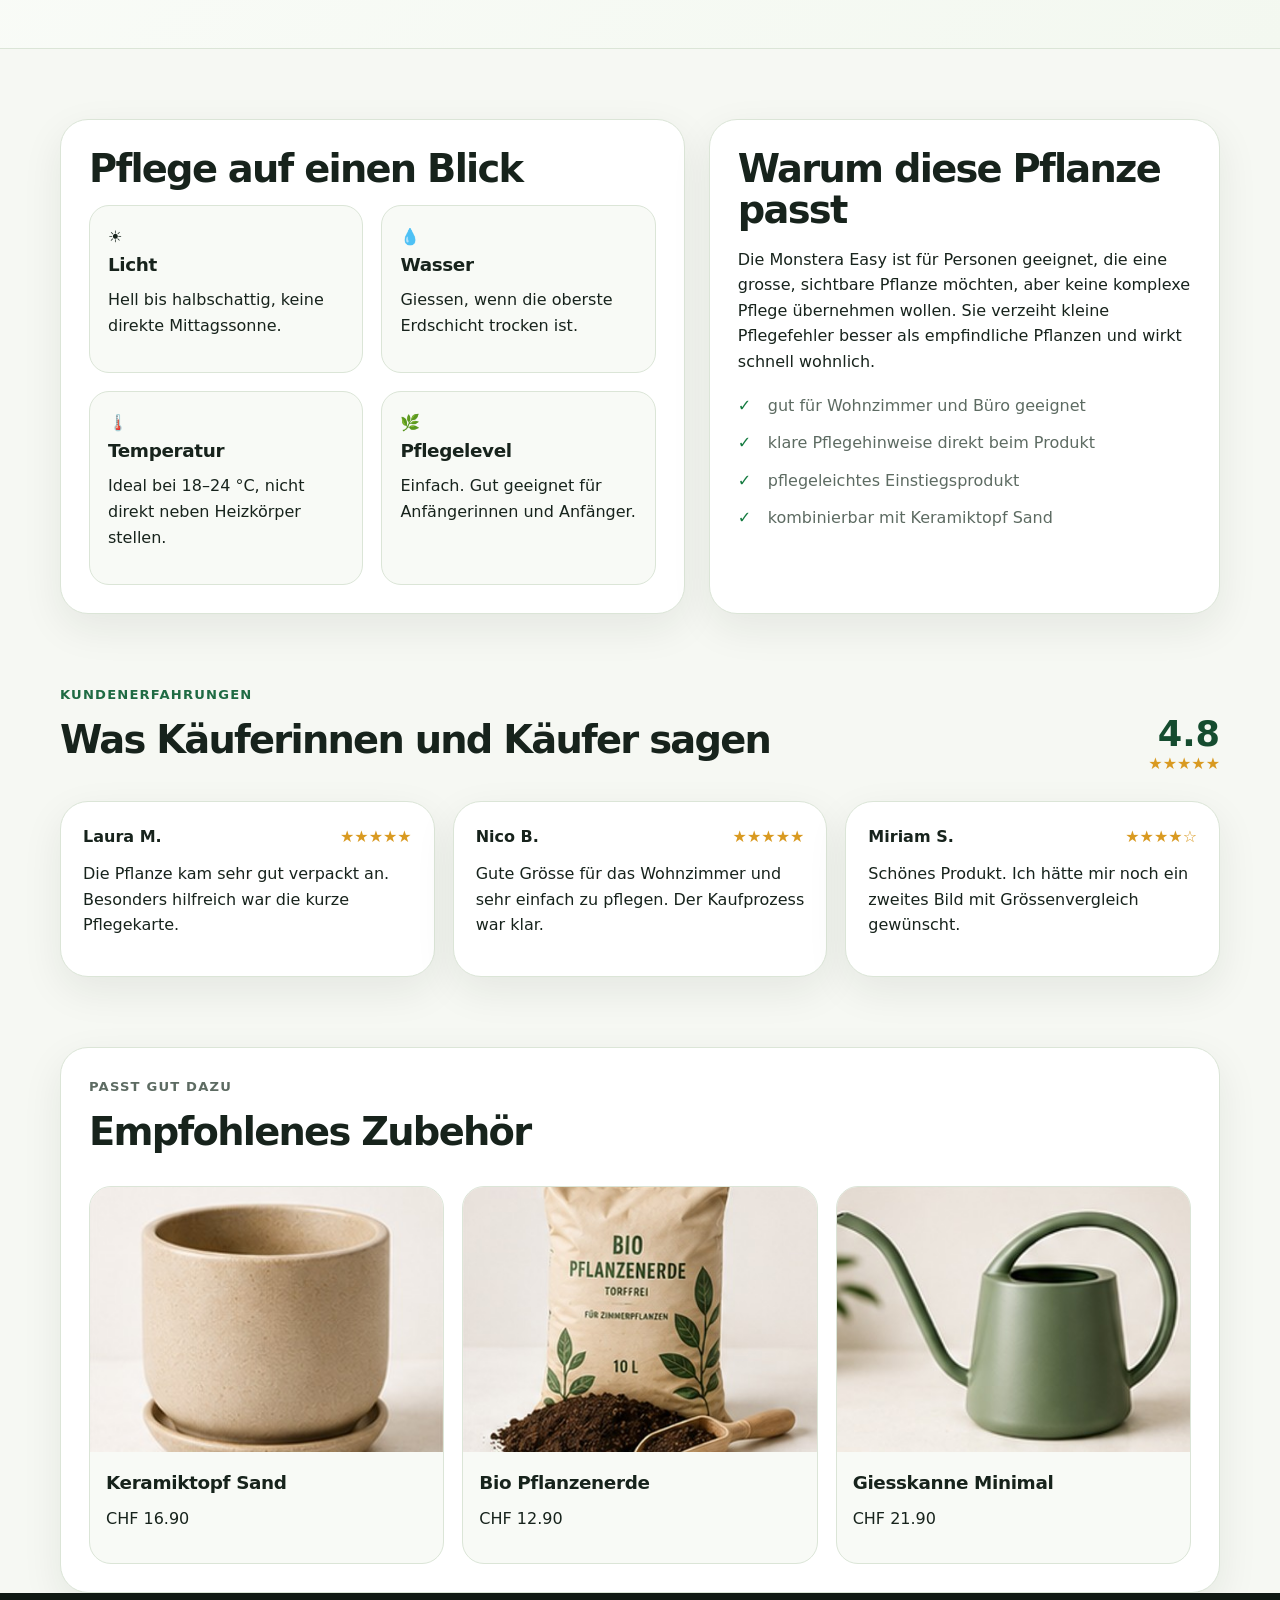
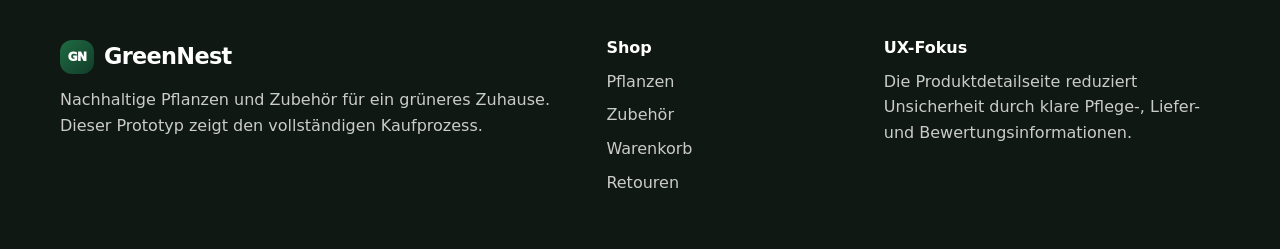
<file: produkt-detail.html>
<!DOCTYPE html>
<html lang="de-CH">
<head>
  <meta charset="UTF-8" />
  <meta name="viewport" content="width=device-width, initial-scale=1.0" />

  <title>Monstera Easy – GreenNest</title>
  <meta
    name="description"
    content="Monstera Easy kaufen: pflegeleichte Zimmerpflanze für Einsteigerinnen und Einsteiger mit klaren Pflegehinweisen."
  />

  <link rel="stylesheet" href="style.css" />
  <script src="script.js" defer></script>
</head>

<body>
  <a class="skip-link" href="#main-content">Direkt zum Inhalt</a>

  <header class="site-header">
    <div class="container header-inner">
      <a href="index.html" class="brand" aria-label="GreenNest Startseite">
        <span class="brand-mark">GN</span>
        <span class="brand-text">GreenNest</span>
      </a>

      <nav class="main-nav" aria-label="Hauptnavigation">
        <a href="produkte.html">Pflanzen</a>
        <a href="produkte.html#pflegeleicht">Pflegeleicht</a>
        <a href="produkte.html#zubehoer">Zubehör</a>
        <a href="index.html#beratung">Beratung</a>
      </nav>

      <div class="header-actions">
        <a class="icon-link" href="produkte.html#produktsuche">Suchen</a>

        <a class="cart-pill" href="warenkorb.html" aria-label="Warenkorb öffnen">
          Warenkorb
          <span class="cart-count">1</span>
        </a>
      </div>
    </div>
  </header>

  <main id="main-content">
    <section class="product-detail-section">
      <div class="container">
        <nav class="breadcrumb" aria-label="Breadcrumb">
          <a href="index.html">Startseite</a>
          <span>/</span>
          <a href="produkte.html">Produkte</a>
          <span>/</span>
          <span>Monstera Easy</span>
        </nav>

        <div class="product-detail-grid">
          <section class="product-gallery" aria-label="Produktbilder">
            <div class="product-main-image">
              <img
                src="assets/images/monstera-easy.jpg"
                alt="Monstera Easy Zimmerpflanze in hellem Topf"
              />
              <span class="product-badge">Bestseller</span>
            </div>

            <div class="product-thumbnail-grid" aria-label="Weitere Produktansichten">
              <button type="button" class="thumbnail-card is-active">
                <img
                  src="assets/images/monstera-easy.jpg"
                  alt="Monstera Easy Vorderansicht"
                />
              </button>

              <button type="button" class="thumbnail-card">
                <img
                  src="assets/images/hero-produkte.jpg"
                  alt="Monstera Easy im Wohnumfeld"
                />
              </button>

              <button type="button" class="thumbnail-card thumbnail-info-card">
                <span>🌿</span>
                <strong>Pflegekarte inklusive</strong>
              </button>
            </div>
          </section>

          <section class="product-detail-info" aria-label="Produktinformationen">
            <p class="section-kicker">Pflegeleicht · für Einsteiger geeignet</p>

            <h1>Monstera Easy</h1>

            <p class="detail-lead">
              Eine robuste Zimmerpflanze mit grossen, dekorativen Blättern. Ideal,
              wenn du eine wirkungsvolle Pflanze suchst, die nicht kompliziert in der Pflege ist.
            </p>

            <div class="rating-row" aria-label="Bewertung 4.8 von 5">
              <span>★★★★★</span>
              <strong>4.8</strong>
              <a href="#bewertungen">128 Bewertungen</a>
            </div>

            <div class="detail-price-row">
              <p class="detail-price">CHF 34.90</p>
              <p class="muted-text">inkl. MwSt., zzgl. Versand</p>
            </div>

            <div class="detail-card">
              <h2>Wähle deine Variante</h2>

              <fieldset class="variant-group">
                <legend>Topfgrösse</legend>

                <label class="variant-option">
                  <input type="radio" name="size" checked />
                  <span>
                    <strong>S</strong>
                    ca. 35 cm
                  </span>
                </label>

                <label class="variant-option">
                  <input type="radio" name="size" />
                  <span>
                    <strong>M</strong>
                    ca. 55 cm
                  </span>
                </label>

                <label class="variant-option">
                  <input type="radio" name="size" />
                  <span>
                    <strong>L</strong>
                    ca. 75 cm
                  </span>
                </label>
              </fieldset>

              <div class="quantity-row">
                <label for="quantity">Menge</label>
                <select id="quantity" name="quantity">
                  <option>1</option>
                  <option>2</option>
                  <option>3</option>
                </select>
              </div>

              <div class="product-detail-actions">
                <button class="btn btn-primary" type="button" data-add-to-cart>
                  In Warenkorb
                </button>
                <a class="btn btn-secondary" href="warenkorb.html">
                  Warenkorb ansehen
                </a>
              </div>
            </div>

            <div class="delivery-panel">
              <article>
                <span>📦</span>
                <div>
                  <h2>Lieferung in 2–3 Werktagen</h2>
                  <p>Die Pflanze wird geschützt und nachhaltig verpackt.</p>
                </div>
              </article>

              <article>
                <span>↩️</span>
                <div>
                  <h2>30 Tage Rückgaberecht</h2>
                  <p>Falls die Pflanze nicht passt, kannst du sie unkompliziert zurückgeben.</p>
                </div>
              </article>

              <article>
                <span>🌱</span>
                <div>
                  <h2>Pflegekarte inklusive</h2>
                  <p>Kurze Anleitung zu Licht, Wasser und typischen Pflegefehlern.</p>
                </div>
              </article>
            </div>
          </section>
        </div>
      </div>
    </section>

    <section class="container detail-section">
      <div class="detail-info-grid">
        <article class="detail-info-card">
          <h2>Pflege auf einen Blick</h2>

          <div class="care-grid">
            <div>
              <span>☀️</span>
              <h3>Licht</h3>
              <p>Hell bis halbschattig, keine direkte Mittagssonne.</p>
            </div>

            <div>
              <span>💧</span>
              <h3>Wasser</h3>
              <p>Giessen, wenn die oberste Erdschicht trocken ist.</p>
            </div>

            <div>
              <span>🌡️</span>
              <h3>Temperatur</h3>
              <p>Ideal bei 18–24 °C, nicht direkt neben Heizkörper stellen.</p>
            </div>

            <div>
              <span>🌿</span>
              <h3>Pflegelevel</h3>
              <p>Einfach. Gut geeignet für Anfängerinnen und Anfänger.</p>
            </div>
          </div>
        </article>

        <article class="detail-info-card">
          <h2>Warum diese Pflanze passt</h2>
          <p>
            Die Monstera Easy ist für Personen geeignet, die eine grosse, sichtbare Pflanze
            möchten, aber keine komplexe Pflege übernehmen wollen. Sie verzeiht kleine
            Pflegefehler besser als empfindliche Pflanzen und wirkt schnell wohnlich.
          </p>

          <ul class="check-list">
            <li>gut für Wohnzimmer und Büro geeignet</li>
            <li>klare Pflegehinweise direkt beim Produkt</li>
            <li>pflegeleichtes Einstiegsprodukt</li>
            <li>kombinierbar mit Keramiktopf Sand</li>
          </ul>
        </article>
      </div>
    </section>

    <section class="container detail-section" id="bewertungen">
      <div class="reviews-header">
        <div>
          <p class="section-kicker">Kundenerfahrungen</p>
          <h2>Was Käuferinnen und Käufer sagen</h2>
        </div>

        <div class="review-score">
          <strong>4.8</strong>
          <span>★★★★★</span>
        </div>
      </div>

      <div class="review-grid">
        <article class="review-card">
          <div class="review-meta">
            <strong>Laura M.</strong>
            <span>★★★★★</span>
          </div>
          <p>
            Die Pflanze kam sehr gut verpackt an. Besonders hilfreich war die kurze Pflegekarte.
          </p>
        </article>

        <article class="review-card">
          <div class="review-meta">
            <strong>Nico B.</strong>
            <span>★★★★★</span>
          </div>
          <p>
            Gute Grösse für das Wohnzimmer und sehr einfach zu pflegen. Der Kaufprozess war klar.
          </p>
        </article>

        <article class="review-card">
          <div class="review-meta">
            <strong>Miriam S.</strong>
            <span>★★★★☆</span>
          </div>
          <p>
            Schönes Produkt. Ich hätte mir noch ein zweites Bild mit Grössenvergleich gewünscht.
          </p>
        </article>
      </div>
    </section>

    <section class="container detail-section">
      <div class="related-products">
        <div class="section-header">
          <p class="section-kicker">Passt gut dazu</p>
          <h2>Empfohlenes Zubehör</h2>
        </div>

        <div class="related-grid">
          <article class="related-card">
            <img
              src="assets/images/keramiktopf-sand.jpg"
              alt="Keramiktopf Sand"
            />
            <div>
              <h3>Keramiktopf Sand</h3>
              <p>CHF 16.90</p>
            </div>
          </article>

          <article class="related-card">
            <img
              src="assets/images/bio-pflanzenerde.jpg"
              alt="Bio Pflanzenerde"
            />
            <div>
              <h3>Bio Pflanzenerde</h3>
              <p>CHF 12.90</p>
            </div>
          </article>

          <article class="related-card">
            <img
              src="assets/images/giesskanne-minimal.jpg"
              alt="Giesskanne Minimal"
            />
            <div>
              <h3>Giesskanne Minimal</h3>
              <p>CHF 21.90</p>
            </div>
          </article>
        </div>
      </div>
    </section>
  </main>

  <footer class="site-footer">
    <div class="container footer-grid">
      <div>
        <a href="index.html" class="footer-brand">GreenNest</a>
        <p>
          Nachhaltige Pflanzen und Zubehör für ein grüneres Zuhause.
          Dieser Prototyp zeigt den vollständigen Kaufprozess.
        </p>
      </div>

      <div>
        <h2>Shop</h2>
        <a href="produkte.html">Pflanzen</a>
        <a href="produkte.html#zubehoer">Zubehör</a>
        <a href="warenkorb.html">Warenkorb</a>
      </div>

      <div>
        <h2>UX-Fokus</h2>
        <p>
          Die Produktdetailseite reduziert Unsicherheit durch klare Pflege-, Liefer-
          und Bewertungsinformationen.
        </p>
      </div>
    </div>
  </footer>

  <div class="toast" data-toast hidden>
    Produkt wurde dem Warenkorb hinzugefügt.
  </div>
</body>
</html>
</file>
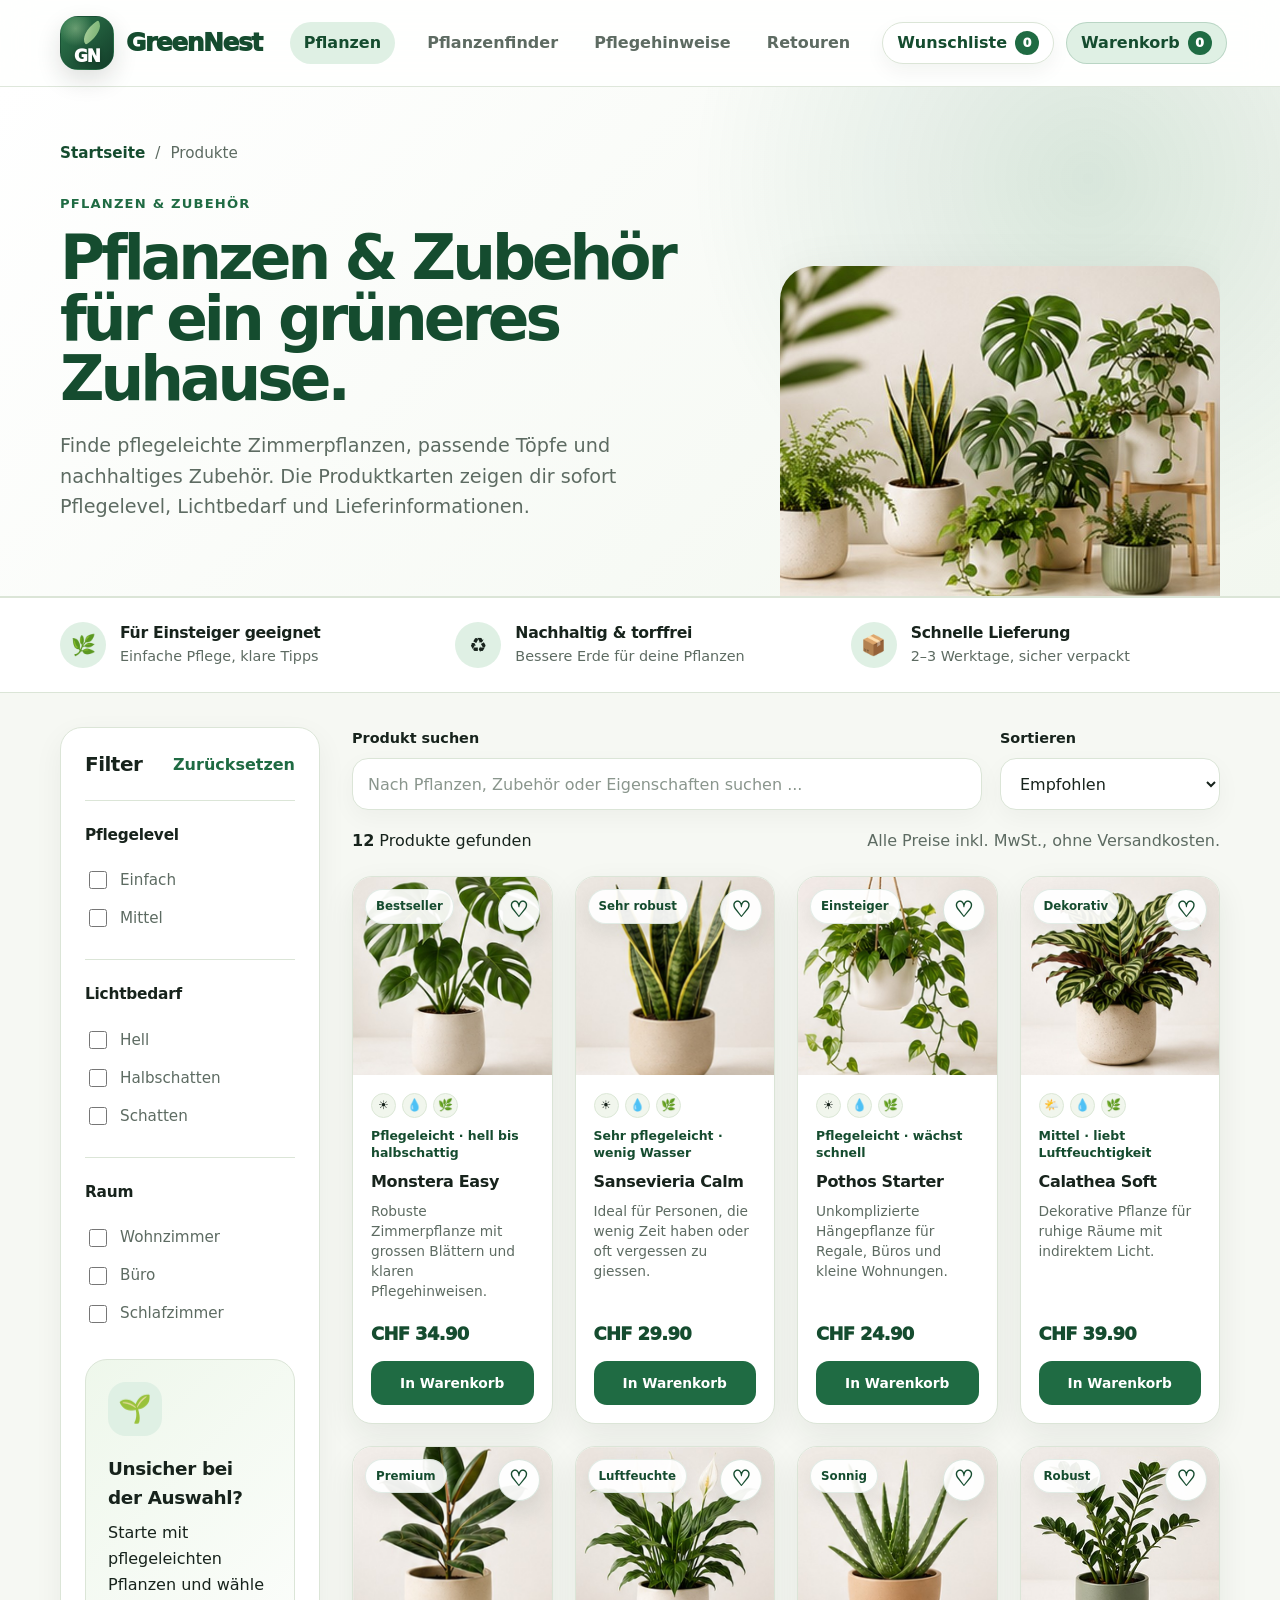
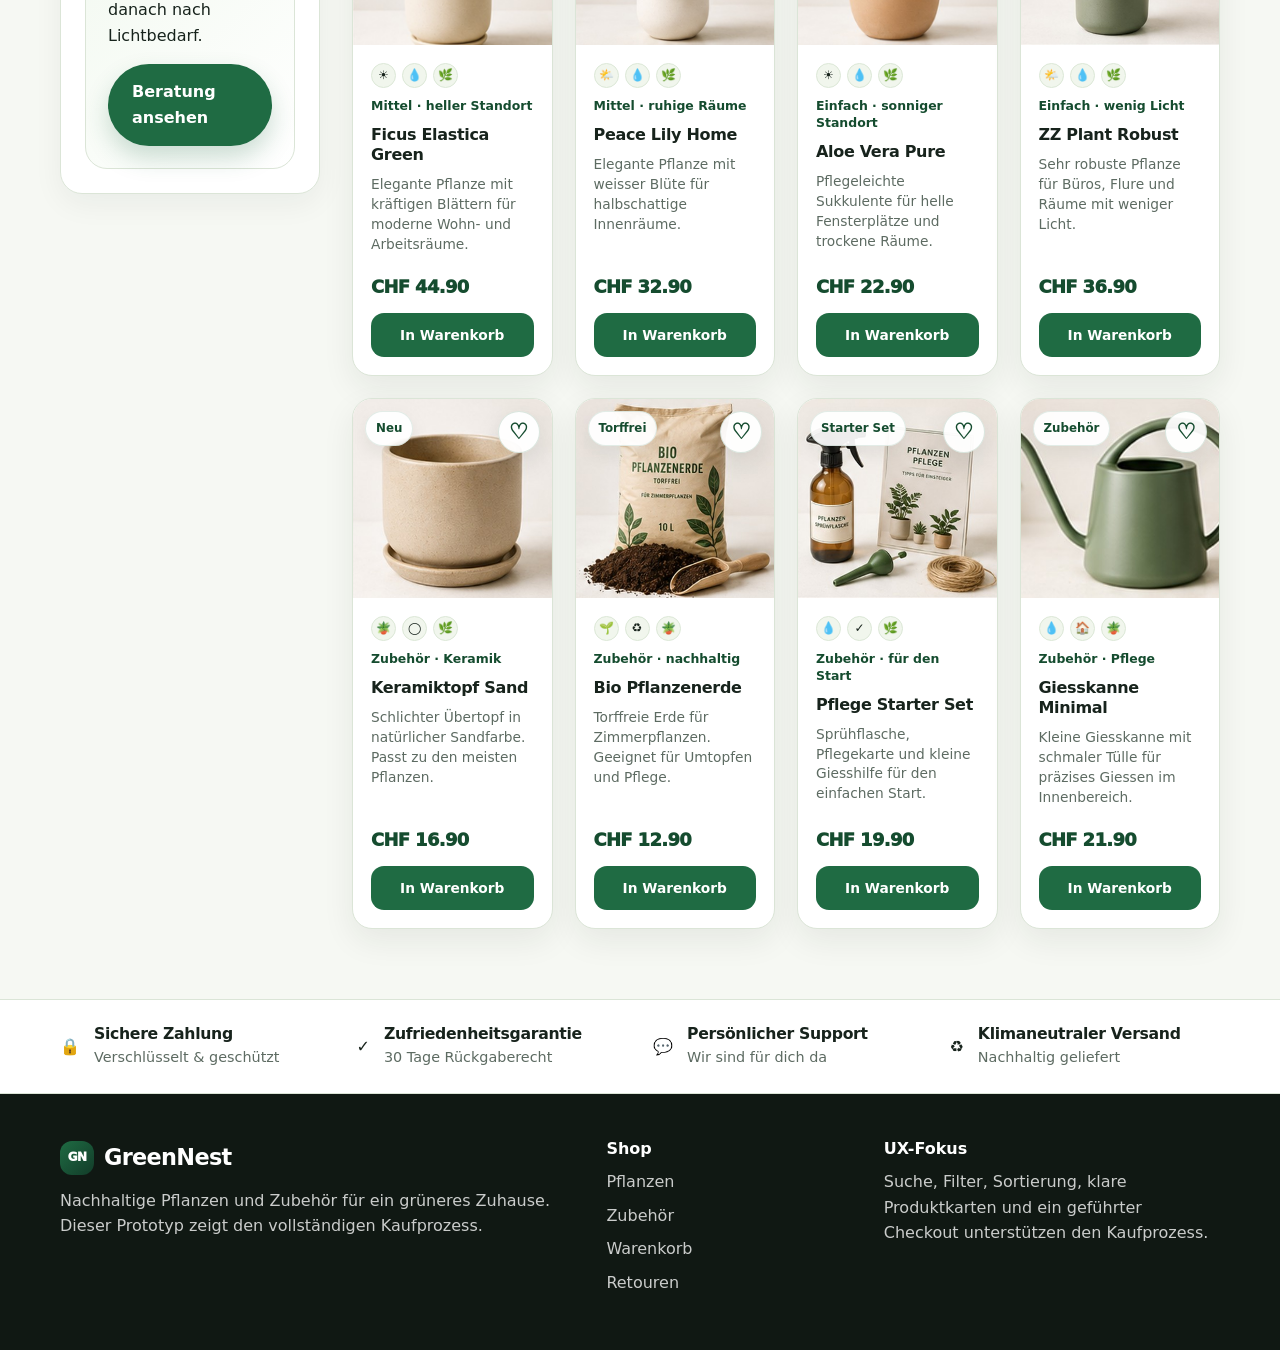
<file: produkte.html>
<!DOCTYPE html>
<html lang="de-CH">
<head>
  <meta charset="UTF-8" />
  <meta name="viewport" content="width=device-width, initial-scale=1.0" />

  <title>Produkte – GreenNest</title>
  <meta
    name="description"
    content="Entdecke pflegeleichte Zimmerpflanzen und nachhaltiges Zubehör im GreenNest Webshop."
  />

  <link rel="stylesheet" href="style.css" />
  <script src="script.js" defer></script>
</head>

<body>
  <a class="skip-link" href="#main-content">Direkt zum Inhalt</a>

  <header class="site-header">
    <div class="container header-inner">
      <a href="index.html" class="brand" aria-label="GreenNest Startseite">
        <span class="brand-mark">GN</span>
        <span class="brand-text">GreenNest</span>
      </a>

      <nav class="main-nav" aria-label="Hauptnavigation">
        <a href="produkte.html" aria-current="page">Pflanzen</a>
        <a href="#pflegeleicht">Pflegeleicht</a>
        <a href="#zubehoer">Zubehör</a>
        <a href="index.html#beratung">Beratung</a>
      </nav>

      <div class="header-actions">
        <a class="icon-link" href="#produktsuche">Suchen</a>

        <a class="cart-pill" href="warenkorb.html" aria-label="Warenkorb öffnen">
          Warenkorb
          <span class="cart-count">1</span>
        </a>
      </div>
    </div>
  </header>

  <main id="main-content">
    <section class="catalog-hero">
      <div class="container">
        <nav class="breadcrumb" aria-label="Breadcrumb">
          <a href="index.html">Startseite</a>
          <span>/</span>
          <span>Produkte</span>
        </nav>

        <div class="catalog-hero-grid">
          <div class="catalog-hero-content">
            <p class="section-kicker">Pflanzen & Zubehör</p>
            <h1>Pflanzen & Zubehör für ein grüneres Zuhause.</h1>
            <p class="hero-lead">
              Finde pflegeleichte Zimmerpflanzen, passende Töpfe und nachhaltiges Zubehör.
              Die Produktkarten zeigen dir sofort Pflegelevel, Lichtbedarf und Lieferinformationen.
            </p>
          </div>

          <div class="catalog-hero-image">
            <img
              src="assets/images/hero-produkte.jpg"
              alt="Mehrere Zimmerpflanzen in hellen Töpfen"
            />
          </div>
        </div>
      </div>
    </section>

    <section class="catalog-benefits" aria-label="Vorteile von GreenNest">
      <div class="container catalog-benefit-grid">
        <article class="catalog-benefit">
          <span class="benefit-symbol">🌿</span>
          <div>
            <h2>Für Einsteiger geeignet</h2>
            <p>Einfache Pflege, klare Tipps</p>
          </div>
        </article>

        <article class="catalog-benefit">
          <span class="benefit-symbol">♻️</span>
          <div>
            <h2>Nachhaltig & torffrei</h2>
            <p>Bessere Erde für deine Pflanzen</p>
          </div>
        </article>

        <article class="catalog-benefit">
          <span class="benefit-symbol">📦</span>
          <div>
            <h2>Schnelle Lieferung</h2>
            <p>2–3 Werktage, sicher verpackt</p>
          </div>
        </article>
      </div>
    </section>

    <section class="container product-layout" id="pflegeleicht" aria-label="Produktübersicht">
      <aside class="filter-panel" aria-label="Produktfilter">
        <div class="filter-header">
          <h2>Filter</h2>
          <button class="text-button" type="button" data-reset-filters>
            Zurücksetzen
          </button>
        </div>

        <div class="filter-group">
          <h3>Pflegelevel</h3>

          <label class="filter-option">
            <input type="checkbox" value="einfach" data-filter="level" />
            Einfach
          </label>

          <label class="filter-option">
            <input type="checkbox" value="mittel" data-filter="level" />
            Mittel
          </label>
        </div>

        <div class="filter-group">
          <h3>Lichtbedarf</h3>

          <label class="filter-option">
            <input type="checkbox" value="hell" data-filter="light" />
            Hell
          </label>

          <label class="filter-option">
            <input type="checkbox" value="halbschatten" data-filter="light" />
            Halbschatten
          </label>

          <label class="filter-option">
            <input type="checkbox" value="schatten" data-filter="light" />
            Schatten
          </label>
        </div>

        <div class="filter-group">
          <h3>Raum</h3>

          <label class="filter-option">
            <input type="checkbox" value="wohnzimmer" data-filter="room" />
            Wohnzimmer
          </label>

          <label class="filter-option">
            <input type="checkbox" value="buero" data-filter="room" />
            Büro
          </label>

          <label class="filter-option">
            <input type="checkbox" value="schlafzimmer" data-filter="room" />
            Schlafzimmer
          </label>
        </div>

        <div class="filter-help-box">
          <div class="feature-icon">🌱</div>
          <h3>Unsicher bei der Auswahl?</h3>
          <p>
            Starte mit pflegeleichten Pflanzen und wähle danach nach Lichtbedarf.
          </p>
          <a class="btn btn-primary full-width" href="index.html#beratung">
            Beratung ansehen
          </a>
        </div>
      </aside>

      <div class="product-results">
        <div class="toolbar" id="produktsuche">
          <div class="search-field">
            <label for="product-search">Produkt suchen</label>
            <input
              id="product-search"
              type="search"
              placeholder="Nach Pflanzen, Zubehör oder Eigenschaften suchen ..."
              data-product-search
            />
          </div>

          <div class="sort-field">
            <label for="sort-products">Sortieren</label>
            <select id="sort-products" data-sort-products>
              <option value="recommended">Empfohlen</option>
              <option value="price-asc">Preis aufsteigend</option>
              <option value="price-desc">Preis absteigend</option>
            </select>
          </div>
        </div>

        <div class="result-summary" aria-live="polite">
          <p><strong data-result-count>12</strong> Produkte gefunden</p>
          <p class="muted-text">Alle Preise inkl. MwSt., ohne Versandkosten.</p>
        </div>

        <div class="product-grid" data-product-grid>
          <article
            class="product-card"
            data-name="Monstera Easy"
            data-level="einfach"
            data-light="hell halbschatten"
            data-room="wohnzimmer buero"
            data-price="34.90"
          >
            <a href="produkt-detail.html" class="product-image product-image-card">
              <img
                src="assets/images/monstera-easy.jpg"
                alt="Monstera Zimmerpflanze in hellem Topf"
                loading="lazy"
              />
              <span class="product-badge">Bestseller</span>
            </a>

            <div class="product-card-content">
              <div class="product-icon-row" aria-label="Eigenschaften">
                <span title="hell bis halbschattig">☀️</span>
                <span title="mässig giessen">💧</span>
                <span title="pflegeleicht">🌿</span>
              </div>

              <p class="product-category">Pflegeleicht · hell bis halbschattig</p>
              <h2><a href="produkt-detail.html">Monstera Easy</a></h2>
              <p>Robuste Zimmerpflanze mit grossen Blättern und klaren Pflegehinweisen.</p>

              <div class="product-buy-row">
                <p class="price">CHF 34.90</p>
                <button class="btn btn-primary" type="button" data-add-to-cart>
                  In Warenkorb
                </button>
              </div>
            </div>
          </article>

          <article
            class="product-card"
            data-name="Sansevieria Calm"
            data-level="einfach"
            data-light="hell halbschatten schatten"
            data-room="schlafzimmer buero wohnzimmer"
            data-price="29.90"
          >
            <a href="produkt-detail.html" class="product-image product-image-card">
              <img
                src="assets/images/sansevieria-calm.jpg"
                alt="Sansevieria Zimmerpflanze in schlichtem Topf"
                loading="lazy"
              />
              <span class="product-badge">Sehr robust</span>
            </a>

            <div class="product-card-content">
              <div class="product-icon-row" aria-label="Eigenschaften">
                <span title="hell bis schattig">☀️</span>
                <span title="wenig Wasser">💧</span>
                <span title="sehr robust">🌿</span>
              </div>

              <p class="product-category">Sehr pflegeleicht · wenig Wasser</p>
              <h2><a href="produkt-detail.html">Sansevieria Calm</a></h2>
              <p>Ideal für Personen, die wenig Zeit haben oder oft vergessen zu giessen.</p>

              <div class="product-buy-row">
                <p class="price">CHF 29.90</p>
                <button class="btn btn-primary" type="button" data-add-to-cart>
                  In Warenkorb
                </button>
              </div>
            </div>
          </article>

          <article
            class="product-card"
            data-name="Pothos Starter"
            data-level="einfach"
            data-light="hell halbschatten schatten"
            data-room="wohnzimmer buero"
            data-price="24.90"
          >
            <a href="produkt-detail.html" class="product-image product-image-card">
              <img
                src="assets/images/pothos-starter.jpg"
                alt="Pothos Hängepflanze in weissem Topf"
                loading="lazy"
              />
              <span class="product-badge">Einsteiger</span>
            </a>

            <div class="product-card-content">
              <div class="product-icon-row" aria-label="Eigenschaften">
                <span title="hell bis schattig">☀️</span>
                <span title="normal giessen">💧</span>
                <span title="pflegeleicht">🌿</span>
              </div>

              <p class="product-category">Pflegeleicht · wächst schnell</p>
              <h2><a href="produkt-detail.html">Pothos Starter</a></h2>
              <p>Unkomplizierte Hängepflanze für Regale, Büros und kleine Wohnungen.</p>

              <div class="product-buy-row">
                <p class="price">CHF 24.90</p>
                <button class="btn btn-primary" type="button" data-add-to-cart>
                  In Warenkorb
                </button>
              </div>
            </div>
          </article>

          <article
            class="product-card"
            data-name="Calathea Soft"
            data-level="mittel"
            data-light="halbschatten"
            data-room="wohnzimmer schlafzimmer"
            data-price="39.90"
          >
            <a href="produkt-detail.html" class="product-image product-image-card">
              <img
                src="assets/images/calathea-soft.jpg"
                alt="Calathea Zimmerpflanze mit dekorativen Blättern"
                loading="lazy"
              />
              <span class="product-badge">Dekorativ</span>
            </a>

            <div class="product-card-content">
              <div class="product-icon-row" aria-label="Eigenschaften">
                <span title="halbschattig">🌤️</span>
                <span title="regelmässig giessen">💧</span>
                <span title="mittlere Pflege">🌿</span>
              </div>

              <p class="product-category">Mittel · liebt Luftfeuchtigkeit</p>
              <h2><a href="produkt-detail.html">Calathea Soft</a></h2>
              <p>Dekorative Pflanze für ruhige Räume mit indirektem Licht.</p>

              <div class="product-buy-row">
                <p class="price">CHF 39.90</p>
                <button class="btn btn-primary" type="button" data-add-to-cart>
                  In Warenkorb
                </button>
              </div>
            </div>
          </article>

          <article
            class="product-card"
            data-name="Ficus Elastica Green"
            data-level="mittel"
            data-light="hell"
            data-room="wohnzimmer buero"
            data-price="44.90"
          >
            <a href="produkt-detail.html" class="product-image product-image-card">
              <img
                src="assets/images/ficus-elastica-green.jpg"
                alt="Ficus Elastica Zimmerpflanze mit glänzenden Blättern"
                loading="lazy"
              />
              <span class="product-badge">Premium</span>
            </a>

            <div class="product-card-content">
              <div class="product-icon-row" aria-label="Eigenschaften">
                <span title="heller Standort">☀️</span>
                <span title="mässig giessen">💧</span>
                <span title="mittlere Pflege">🌿</span>
              </div>

              <p class="product-category">Mittel · heller Standort</p>
              <h2><a href="produkt-detail.html">Ficus Elastica Green</a></h2>
              <p>Elegante Pflanze mit kräftigen Blättern für moderne Wohn- und Arbeitsräume.</p>

              <div class="product-buy-row">
                <p class="price">CHF 44.90</p>
                <button class="btn btn-primary" type="button" data-add-to-cart>
                  In Warenkorb
                </button>
              </div>
            </div>
          </article>

          <article
            class="product-card"
            data-name="Peace Lily Home"
            data-level="mittel"
            data-light="halbschatten schatten"
            data-room="wohnzimmer schlafzimmer"
            data-price="32.90"
          >
            <a href="produkt-detail.html" class="product-image product-image-card">
              <img
                src="assets/images/peace-lily-home.jpg"
                alt="Friedenslilie mit weissen Blüten in hellem Topf"
                loading="lazy"
              />
              <span class="product-badge">Luftfeuchte</span>
            </a>

            <div class="product-card-content">
              <div class="product-icon-row" aria-label="Eigenschaften">
                <span title="halbschattig bis schattig">🌤️</span>
                <span title="regelmässig giessen">💧</span>
                <span title="mittlere Pflege">🌿</span>
              </div>

              <p class="product-category">Mittel · ruhige Räume</p>
              <h2><a href="produkt-detail.html">Peace Lily Home</a></h2>
              <p>Elegante Pflanze mit weisser Blüte für halbschattige Innenräume.</p>

              <div class="product-buy-row">
                <p class="price">CHF 32.90</p>
                <button class="btn btn-primary" type="button" data-add-to-cart>
                  In Warenkorb
                </button>
              </div>
            </div>
          </article>

          <article
            class="product-card"
            data-name="Aloe Vera Pure"
            data-level="einfach"
            data-light="hell"
            data-room="wohnzimmer buero"
            data-price="22.90"
          >
            <a href="produkt-detail.html" class="product-image product-image-card">
              <img
                src="assets/images/aloe-vera-pure.jpg"
                alt="Aloe Vera Pflanze in kleinem Topf"
                loading="lazy"
              />
              <span class="product-badge">Sonnig</span>
            </a>

            <div class="product-card-content">
              <div class="product-icon-row" aria-label="Eigenschaften">
                <span title="sonnig">☀️</span>
                <span title="wenig Wasser">💧</span>
                <span title="pflegeleicht">🌿</span>
              </div>

              <p class="product-category">Einfach · sonniger Standort</p>
              <h2><a href="produkt-detail.html">Aloe Vera Pure</a></h2>
              <p>Pflegeleichte Sukkulente für helle Fensterplätze und trockene Räume.</p>

              <div class="product-buy-row">
                <p class="price">CHF 22.90</p>
                <button class="btn btn-primary" type="button" data-add-to-cart>
                  In Warenkorb
                </button>
              </div>
            </div>
          </article>

          <article
            class="product-card"
            data-name="ZZ Plant Robust"
            data-level="einfach"
            data-light="halbschatten schatten"
            data-room="buero wohnzimmer schlafzimmer"
            data-price="36.90"
          >
            <a href="produkt-detail.html" class="product-image product-image-card">
              <img
                src="assets/images/zz-plant-robust.jpg"
                alt="ZZ Plant mit kräftigen grünen Blättern"
                loading="lazy"
              />
              <span class="product-badge">Robust</span>
            </a>

            <div class="product-card-content">
              <div class="product-icon-row" aria-label="Eigenschaften">
                <span title="wenig Licht">🌤️</span>
                <span title="wenig Wasser">💧</span>
                <span title="pflegeleicht">🌿</span>
              </div>

              <p class="product-category">Einfach · wenig Licht</p>
              <h2><a href="produkt-detail.html">ZZ Plant Robust</a></h2>
              <p>Sehr robuste Pflanze für Büros, Flure und Räume mit weniger Licht.</p>

              <div class="product-buy-row">
                <p class="price">CHF 36.90</p>
                <button class="btn btn-primary" type="button" data-add-to-cart>
                  In Warenkorb
                </button>
              </div>
            </div>
          </article>

          <article
            class="product-card"
            id="zubehoer"
            data-name="Keramiktopf Sand"
            data-level="einfach"
            data-light="hell halbschatten schatten"
            data-room="wohnzimmer buero schlafzimmer"
            data-price="16.90"
          >
            <a href="produkt-detail.html" class="product-image product-image-card">
              <img
                src="assets/images/keramiktopf-sand.jpg"
                alt="Schlichter Keramiktopf in Sandfarbe"
                loading="lazy"
              />
              <span class="product-badge">Neu</span>
            </a>

            <div class="product-card-content">
              <div class="product-icon-row" aria-label="Eigenschaften">
                <span title="Zubehör">🪴</span>
                <span title="Keramik">◯</span>
                <span title="natürlicher Look">🌿</span>
              </div>

              <p class="product-category">Zubehör · Keramik</p>
              <h2><a href="produkt-detail.html">Keramiktopf Sand</a></h2>
              <p>Schlichter Übertopf in natürlicher Sandfarbe. Passt zu den meisten Pflanzen.</p>

              <div class="product-buy-row">
                <p class="price">CHF 16.90</p>
                <button class="btn btn-primary" type="button" data-add-to-cart>
                  In Warenkorb
                </button>
              </div>
            </div>
          </article>

          <article
            class="product-card"
            data-name="Bio Pflanzenerde"
            data-level="einfach"
            data-light="hell halbschatten schatten"
            data-room="wohnzimmer buero schlafzimmer"
            data-price="12.90"
          >
            <a href="produkt-detail.html" class="product-image product-image-card">
              <img
                src="assets/images/bio-pflanzenerde.jpg"
                alt="Sack mit torffreier Bio-Pflanzenerde"
                loading="lazy"
              />
              <span class="product-badge">Torffrei</span>
            </a>

            <div class="product-card-content">
              <div class="product-icon-row" aria-label="Eigenschaften">
                <span title="torffrei">🌱</span>
                <span title="nachhaltig">♻️</span>
                <span title="für Zimmerpflanzen">🪴</span>
              </div>

              <p class="product-category">Zubehör · nachhaltig</p>
              <h2><a href="produkt-detail.html">Bio Pflanzenerde</a></h2>
              <p>Torffreie Erde für Zimmerpflanzen. Geeignet für Umtopfen und Pflege.</p>

              <div class="product-buy-row">
                <p class="price">CHF 12.90</p>
                <button class="btn btn-primary" type="button" data-add-to-cart>
                  In Warenkorb
                </button>
              </div>
            </div>
          </article>

          <article
            class="product-card"
            data-name="Pflege Starter Set"
            data-level="einfach"
            data-light="hell halbschatten schatten"
            data-room="wohnzimmer buero schlafzimmer"
            data-price="19.90"
          >
            <a href="produkt-detail.html" class="product-image product-image-card">
              <img
                src="assets/images/pflege-starter-set.jpg"
                alt="Pflanzenpflege Starter Set mit Sprühflasche und Pflegekarte"
                loading="lazy"
              />
              <span class="product-badge">Starter Set</span>
            </a>

            <div class="product-card-content">
              <div class="product-icon-row" aria-label="Eigenschaften">
                <span title="Pflege">💧</span>
                <span title="Starter Set">✓</span>
                <span title="einfach">🌿</span>
              </div>

              <p class="product-category">Zubehör · für den Start</p>
              <h2><a href="produkt-detail.html">Pflege Starter Set</a></h2>
              <p>Sprühflasche, Pflegekarte und kleine Giesshilfe für den einfachen Start.</p>

              <div class="product-buy-row">
                <p class="price">CHF 19.90</p>
                <button class="btn btn-primary" type="button" data-add-to-cart>
                  In Warenkorb
                </button>
              </div>
            </div>
          </article>

          <article
            class="product-card"
            data-name="Giesskanne Minimal"
            data-level="einfach"
            data-light="hell halbschatten schatten"
            data-room="wohnzimmer buero schlafzimmer"
            data-price="21.90"
          >
            <a href="produkt-detail.html" class="product-image product-image-card">
              <img
                src="assets/images/giesskanne-minimal.jpg"
                alt="Schlichte grüne Giesskanne für Zimmerpflanzen"
                loading="lazy"
              />
              <span class="product-badge">Zubehör</span>
            </a>

            <div class="product-card-content">
              <div class="product-icon-row" aria-label="Eigenschaften">
                <span title="Giessen">💧</span>
                <span title="Indoor">🏠</span>
                <span title="Zubehör">🪴</span>
              </div>

              <p class="product-category">Zubehör · Pflege</p>
              <h2><a href="produkt-detail.html">Giesskanne Minimal</a></h2>
              <p>Kleine Giesskanne mit schmaler Tülle für präzises Giessen im Innenbereich.</p>

              <div class="product-buy-row">
                <p class="price">CHF 21.90</p>
                <button class="btn btn-primary" type="button" data-add-to-cart>
                  In Warenkorb
                </button>
              </div>
            </div>
          </article>
        </div>

        <div class="empty-state" data-empty-state hidden>
          <h2>Keine passenden Produkte gefunden</h2>
          <p>Ändere deine Suche oder setze die Filter zurück.</p>
          <button class="btn btn-secondary" type="button" data-reset-filters>
            Filter zurücksetzen
          </button>
        </div>
      </div>
    </section>

    <section class="catalog-footer-benefits" aria-label="Servicevorteile">
      <div class="container catalog-footer-benefit-grid">
        <article>
          <span>🔒</span>
          <div>
            <h2>Sichere Zahlung</h2>
            <p>Verschlüsselt & geschützt</p>
          </div>
        </article>

        <article>
          <span>✓</span>
          <div>
            <h2>Zufriedenheitsgarantie</h2>
            <p>30 Tage Rückgaberecht</p>
          </div>
        </article>

        <article>
          <span>💬</span>
          <div>
            <h2>Persönlicher Support</h2>
            <p>Wir sind für dich da</p>
          </div>
        </article>

        <article>
          <span>♻️</span>
          <div>
            <h2>Klimaneutraler Versand</h2>
            <p>Nachhaltig geliefert</p>
          </div>
        </article>
      </div>
    </section>
  </main>

  <footer class="site-footer">
    <div class="container footer-grid">
      <div>
        <a href="index.html" class="footer-brand">GreenNest</a>
        <p>
          Nachhaltige Pflanzen und Zubehör für ein grüneres Zuhause.
          Dieser Prototyp zeigt den vollständigen Kaufprozess.
        </p>
      </div>

      <div>
        <h2>Shop</h2>
        <a href="produkte.html">Pflanzen</a>
        <a href="#zubehoer">Zubehör</a>
        <a href="warenkorb.html">Warenkorb</a>
      </div>

      <div>
        <h2>UX-Fokus</h2>
        <p>
          Suche, Filter, Sortierung, klare Produktkarten und ein geführter Checkout
          unterstützen den Kaufprozess.
        </p>
      </div>
    </div>
  </footer>

  <div class="toast" data-toast hidden>
    Produkt wurde dem Warenkorb hinzugefügt.
  </div>
</body>
</html>
</file>
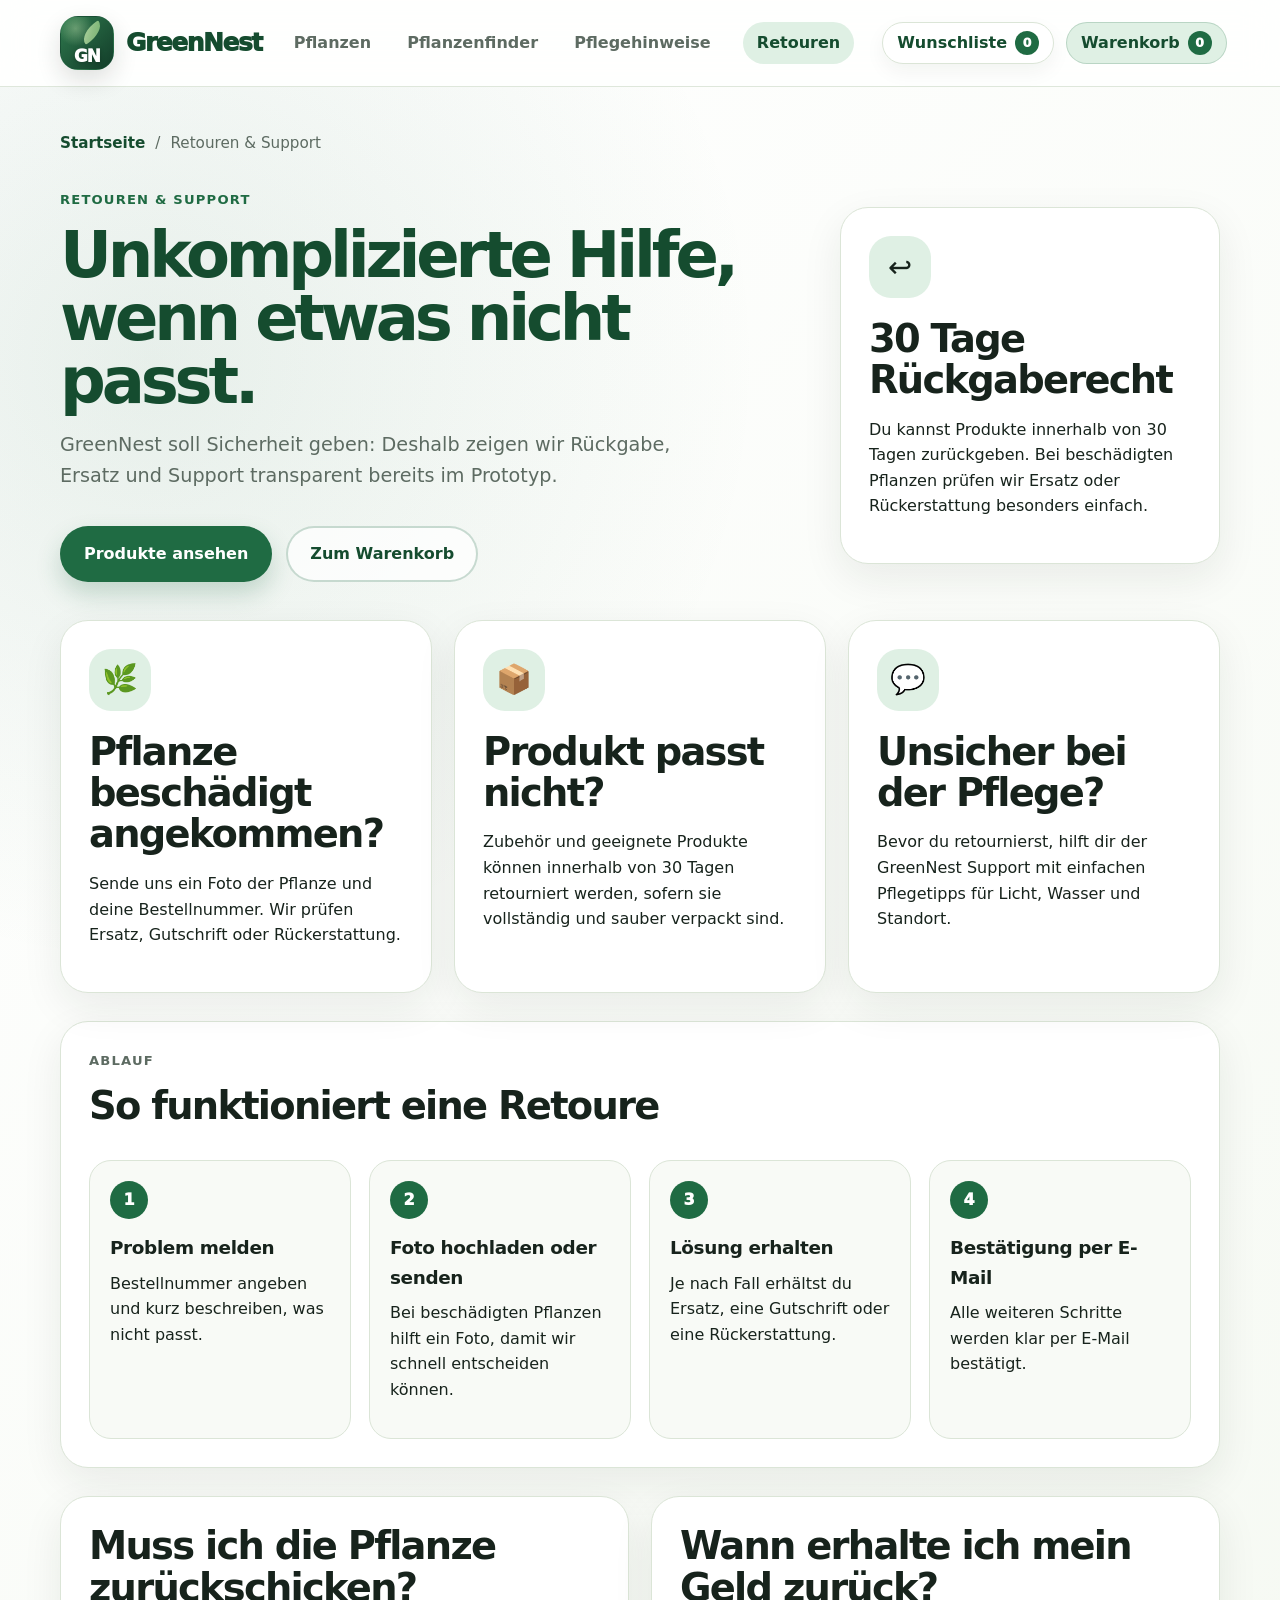
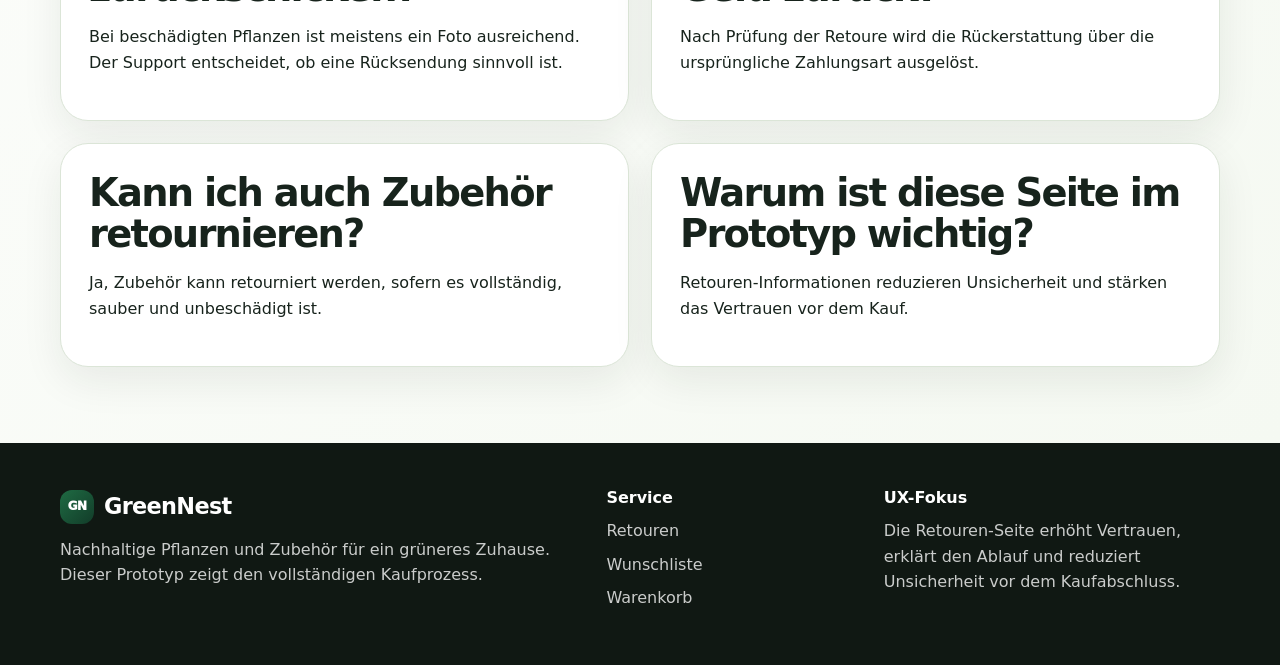
<file: retouren.html>
<!DOCTYPE html>
<html lang="de-CH">
<head>
  <meta charset="UTF-8" />
  <meta name="viewport" content="width=device-width, initial-scale=1.0" />

  <title>Retouren & Support – GreenNest</title>
  <meta
    name="description"
    content="Informationen zu Rückgabe, beschädigten Pflanzen und Support im GreenNest Webshop."
  />

  <link rel="stylesheet" href="style.css" />
  <script src="script.js" defer></script>
</head>

<body>
  <a class="skip-link" href="#main-content">Direkt zum Inhalt</a>

  <header class="site-header">
    <div class="container header-inner">
      <a href="index.html" class="brand" aria-label="GreenNest Startseite">
        <span class="brand-mark">GN</span>
        <span class="brand-text">GreenNest</span>
      </a>

      <nav class="main-nav" aria-label="Hauptnavigation">
        <a href="produkte.html">Pflanzen</a>
        <a href="produkte.html#pflegeleicht">Pflegeleicht</a>
        <a href="produkte.html#zubehoer">Zubehör</a>
        <a href="index.html#beratung">Beratung</a>
        <a href="retouren.html" aria-current="page">Retouren</a>
      </nav>

      <div class="header-actions">
        <a class="icon-link" href="produkte.html#produktsuche">Suchen</a>

        <a class="cart-pill" href="warenkorb.html" aria-label="Warenkorb öffnen">
          Warenkorb
          <span class="cart-count">0</span>
        </a>
      </div>
    </div>
  </header>

  <main id="main-content">
    <section class="return-page-section">
      <div class="container">
        <nav class="breadcrumb" aria-label="Breadcrumb">
          <a href="index.html">Startseite</a>
          <span>/</span>
          <span>Retouren & Support</span>
        </nav>

        <div class="return-hero-grid">
          <div>
            <p class="section-kicker">Retouren & Support</p>
            <h1>Unkomplizierte Hilfe, wenn etwas nicht passt.</h1>
            <p class="hero-lead">
              GreenNest soll Sicherheit geben: Deshalb zeigen wir Rückgabe, Ersatz und Support
              transparent bereits im Prototyp.
            </p>

            <div class="hero-actions">
              <a class="btn btn-primary" href="produkte.html">
                Produkte ansehen
              </a>

              <a class="btn btn-secondary" href="warenkorb.html">
                Zum Warenkorb
              </a>
            </div>
          </div>

          <aside class="return-support-card">
            <span>↩️</span>
            <h2>30 Tage Rückgaberecht</h2>
            <p>
              Du kannst Produkte innerhalb von 30 Tagen zurückgeben. Bei beschädigten Pflanzen
              prüfen wir Ersatz oder Rückerstattung besonders einfach.
            </p>
          </aside>
        </div>

        <div class="return-card-grid">
          <article class="return-info-card">
            <span>🌿</span>
            <h2>Pflanze beschädigt angekommen?</h2>
            <p>
              Sende uns ein Foto der Pflanze und deine Bestellnummer. Wir prüfen Ersatz,
              Gutschrift oder Rückerstattung.
            </p>
          </article>

          <article class="return-info-card">
            <span>📦</span>
            <h2>Produkt passt nicht?</h2>
            <p>
              Zubehör und geeignete Produkte können innerhalb von 30 Tagen retourniert werden,
              sofern sie vollständig und sauber verpackt sind.
            </p>
          </article>

          <article class="return-info-card">
            <span>💬</span>
            <h2>Unsicher bei der Pflege?</h2>
            <p>
              Bevor du retournierst, hilft dir der GreenNest Support mit einfachen Pflegetipps
              für Licht, Wasser und Standort.
            </p>
          </article>
        </div>

        <section class="return-process-card" aria-labelledby="return-process-title">
          <div class="section-header">
            <p class="section-kicker">Ablauf</p>
            <h2 id="return-process-title">So funktioniert eine Retoure</h2>
          </div>

          <ol class="return-timeline">
            <li>
              <span>1</span>
              <div>
                <h3>Problem melden</h3>
                <p>Bestellnummer angeben und kurz beschreiben, was nicht passt.</p>
              </div>
            </li>

            <li>
              <span>2</span>
              <div>
                <h3>Foto hochladen oder senden</h3>
                <p>Bei beschädigten Pflanzen hilft ein Foto, damit wir schnell entscheiden können.</p>
              </div>
            </li>

            <li>
              <span>3</span>
              <div>
                <h3>Lösung erhalten</h3>
                <p>Je nach Fall erhältst du Ersatz, eine Gutschrift oder eine Rückerstattung.</p>
              </div>
            </li>

            <li>
              <span>4</span>
              <div>
                <h3>Bestätigung per E-Mail</h3>
                <p>Alle weiteren Schritte werden klar per E-Mail bestätigt.</p>
              </div>
            </li>
          </ol>
        </section>

        <div class="return-faq-grid">
          <article class="return-faq-card">
            <h2>Muss ich die Pflanze zurückschicken?</h2>
            <p>
              Bei beschädigten Pflanzen ist meistens ein Foto ausreichend. Der Support entscheidet,
              ob eine Rücksendung sinnvoll ist.
            </p>
          </article>

          <article class="return-faq-card">
            <h2>Wann erhalte ich mein Geld zurück?</h2>
            <p>
              Nach Prüfung der Retoure wird die Rückerstattung über die ursprüngliche Zahlungsart
              ausgelöst.
            </p>
          </article>

          <article class="return-faq-card">
            <h2>Kann ich auch Zubehör retournieren?</h2>
            <p>
              Ja, Zubehör kann retourniert werden, sofern es vollständig, sauber und unbeschädigt ist.
            </p>
          </article>

          <article class="return-faq-card">
            <h2>Warum ist diese Seite im Prototyp wichtig?</h2>
            <p>
              Retouren-Informationen reduzieren Unsicherheit und stärken das Vertrauen vor dem Kauf.
            </p>
          </article>
        </div>
      </div>
    </section>
  </main>

  <footer class="site-footer">
    <div class="container footer-grid">
      <div>
        <a href="index.html" class="footer-brand">GreenNest</a>
        <p>
          Nachhaltige Pflanzen und Zubehör für ein grüneres Zuhause.
          Dieser Prototyp zeigt den vollständigen Kaufprozess.
        </p>
      </div>

      <div>
        <h2>Service</h2>
        <a href="retouren.html">Retouren</a>
        <a href="wunschliste.html">Wunschliste</a>
        <a href="warenkorb.html">Warenkorb</a>
      </div>

      <div>
        <h2>UX-Fokus</h2>
        <p>
          Die Retouren-Seite erhöht Vertrauen, erklärt den Ablauf und reduziert Unsicherheit
          vor dem Kaufabschluss.
        </p>
      </div>
    </div>
  </footer>

  <div class="toast" data-toast hidden role="status" aria-live="polite">
    Aktion ausgeführt.
  </div>
</body>
</html>
</file>
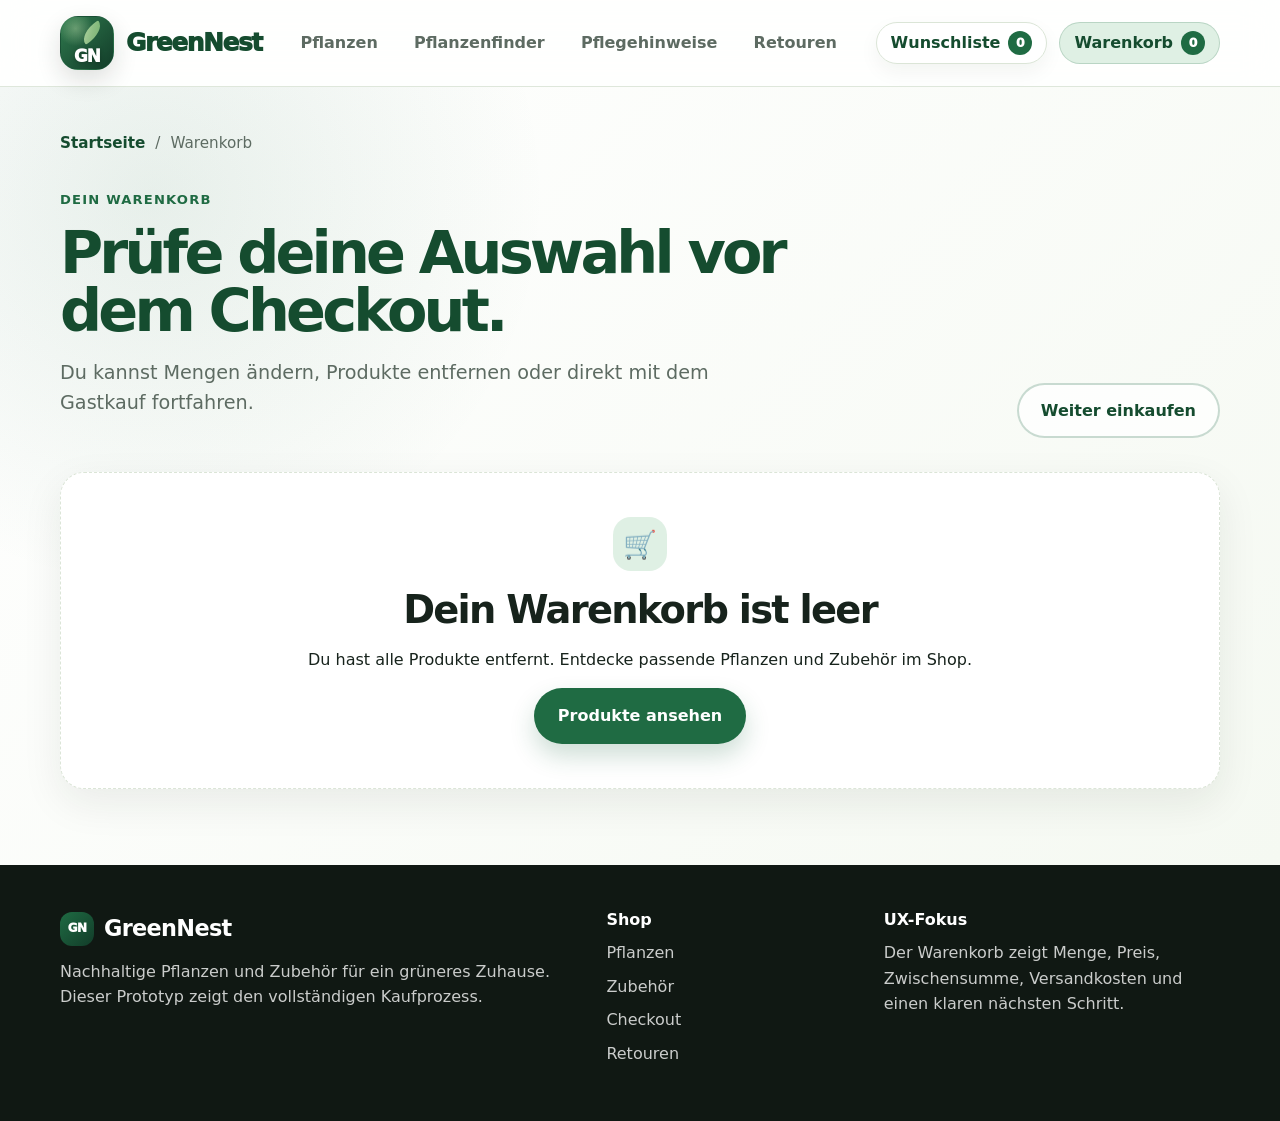
<file: warenkorb.html>
<!DOCTYPE html>
<html lang="de-CH">
<head>
  <meta charset="UTF-8" />
  <meta name="viewport" content="width=device-width, initial-scale=1.0" />

  <title>Warenkorb – GreenNest</title>
  <meta
    name="description"
    content="Prüfe deinen Warenkorb im GreenNest Webshop und starte den Checkout."
  />

  <link rel="stylesheet" href="style.css" />
  <script src="script.js" defer></script>
</head>

<body>
  <a class="skip-link" href="#main-content">Direkt zum Inhalt</a>

  <header class="site-header">
    <div class="container header-inner">
      <a href="index.html" class="brand" aria-label="GreenNest Startseite">
        <span class="brand-mark">GN</span>
        <span class="brand-text">GreenNest</span>
      </a>

      <nav class="main-nav" aria-label="Hauptnavigation">
        <a href="produkte.html">Pflanzen</a>
        <a href="produkte.html#pflegeleicht">Pflegeleicht</a>
        <a href="produkte.html#zubehoer">Zubehör</a>
        <a href="index.html#beratung">Beratung</a>
      </nav>

      <div class="header-actions">
        <a class="icon-link" href="produkte.html#produktsuche">Suchen</a>

        <a class="cart-pill" href="warenkorb.html" aria-label="Warenkorb öffnen" aria-current="page">
          Warenkorb
          <span class="cart-count">2</span>
        </a>
      </div>
    </div>
  </header>

  <main id="main-content">
    <section class="cart-page-section">
      <div class="container">
        <nav class="breadcrumb" aria-label="Breadcrumb">
          <a href="index.html">Startseite</a>
          <span>/</span>
          <span>Warenkorb</span>
        </nav>

        <div class="cart-page-header">
          <div>
            <p class="section-kicker">Dein Warenkorb</p>
            <h1>Prüfe deine Auswahl vor dem Checkout.</h1>
            <p class="hero-lead">
              Du kannst Mengen ändern, Produkte entfernen oder direkt mit dem Gastkauf fortfahren.
            </p>
          </div>

          <a class="btn btn-secondary" href="produkte.html">
            Weiter einkaufen
          </a>
        </div>

        <div class="cart-layout" data-cart-content>
          <section class="cart-items" aria-label="Produkte im Warenkorb">
            <article
              class="cart-item"
              data-cart-item
              data-price="34.90"
            >
              <div class="cart-item-image">
                <img
                  src="assets/images/monstera-easy.jpg"
                  alt="Monstera Easy Zimmerpflanze"
                />
              </div>

              <div class="cart-item-content">
                <div class="cart-item-main">
                  <div>
                    <p class="product-category">Pflegeleicht · hell bis halbschattig</p>
                    <h2>Monstera Easy</h2>
                    <p class="cart-item-description">
                      Topfgrösse S · ca. 35 cm · Pflegekarte inklusive
                    </p>
                  </div>

                  <p class="cart-item-price">CHF 34.90</p>
                </div>

                <div class="cart-item-controls">
                  <label>
                    Menge
                    <select data-cart-qty aria-label="Menge Monstera Easy">
                      <option value="1" selected>1</option>
                      <option value="2">2</option>
                      <option value="3">3</option>
                    </select>
                  </label>

                  <button class="text-button danger-button" type="button" data-cart-remove>
                    Entfernen
                  </button>

                  <p class="cart-line-total" data-cart-line-total>
                    CHF 34.90
                  </p>
                </div>
              </div>
            </article>

            <article
              class="cart-item"
              data-cart-item
              data-price="16.90"
            >
              <div class="cart-item-image">
                <img
                  src="assets/images/keramiktopf-sand.jpg"
                  alt="Keramiktopf Sand"
                />
              </div>

              <div class="cart-item-content">
                <div class="cart-item-main">
                  <div>
                    <p class="product-category">Zubehör · Keramik</p>
                    <h2>Keramiktopf Sand</h2>
                    <p class="cart-item-description">
                      Schlichter Übertopf in Sandfarbe · passend zur Monstera Easy
                    </p>
                  </div>

                  <p class="cart-item-price">CHF 16.90</p>
                </div>

                <div class="cart-item-controls">
                  <label>
                    Menge
                    <select data-cart-qty aria-label="Menge Keramiktopf Sand">
                      <option value="1" selected>1</option>
                      <option value="2">2</option>
                      <option value="3">3</option>
                    </select>
                  </label>

                  <button class="text-button danger-button" type="button" data-cart-remove>
                    Entfernen
                  </button>

                  <p class="cart-line-total" data-cart-line-total>
                    CHF 16.90
                  </p>
                </div>
              </div>
            </article>

            <div class="cart-note">
              <span>🌱</span>
              <div>
                <h2>Gut zu wissen</h2>
                <p>
                  Deine Pflanzen werden erst kurz vor dem Versand verpackt. So bleiben sie frisch
                  und kommen geschützt bei dir an.
                </p>
              </div>
            </div>
          </section>

          <aside class="cart-summary" aria-label="Bestellübersicht">
            <h2>Bestellübersicht</h2>

            <div class="summary-line">
              <span>Zwischensumme</span>
              <strong data-subtotal>CHF 51.80</strong>
            </div>

            <div class="summary-line">
              <span>Versand</span>
              <strong data-shipping>CHF 6.90</strong>
            </div>

            <div class="summary-line">
              <span>Rabatt</span>
              <strong>CHF 0.00</strong>
            </div>

            <div class="summary-total">
              <span>Total</span>
              <strong data-total>CHF 58.70</strong>
            </div>

            <a class="btn btn-primary full-width" href="checkout-start.html">
              Zur Kasse
            </a>

            <p class="summary-helper">
              Gastkauf möglich. Du brauchst kein Kundenkonto, um die Bestellung abzuschliessen.
            </p>

            <div class="summary-benefits">
              <article>
                <span>🔒</span>
                <p>Sichere Zahlung</p>
              </article>

              <article>
                <span>📦</span>
                <p>Lieferung in 2–3 Werktagen</p>
              </article>

              <article>
                <span>↩️</span>
                <p>30 Tage Rückgaberecht</p>
              </article>
            </div>
          </aside>
        </div>

        <div class="empty-cart" data-empty-cart hidden>
          <div class="feature-icon">🛒</div>
          <h2>Dein Warenkorb ist leer</h2>
          <p>
            Du hast alle Produkte entfernt. Entdecke passende Pflanzen und Zubehör im Shop.
          </p>
          <a class="btn btn-primary" href="produkte.html">
            Produkte ansehen
          </a>
        </div>
      </div>
    </section>
  </main>

  <footer class="site-footer">
    <div class="container footer-grid">
      <div>
        <a href="index.html" class="footer-brand">GreenNest</a>
        <p>
          Nachhaltige Pflanzen und Zubehör für ein grüneres Zuhause.
          Dieser Prototyp zeigt den vollständigen Kaufprozess.
        </p>
      </div>

      <div>
        <h2>Shop</h2>
        <a href="produkte.html">Pflanzen</a>
        <a href="produkte.html#zubehoer">Zubehör</a>
        <a href="checkout-start.html">Checkout</a>
      </div>

      <div>
        <h2>UX-Fokus</h2>
        <p>
          Der Warenkorb zeigt Menge, Preis, Zwischensumme, Versandkosten und einen klaren nächsten Schritt.
        </p>
      </div>
    </div>
  </footer>
</body>
</html>
</file>
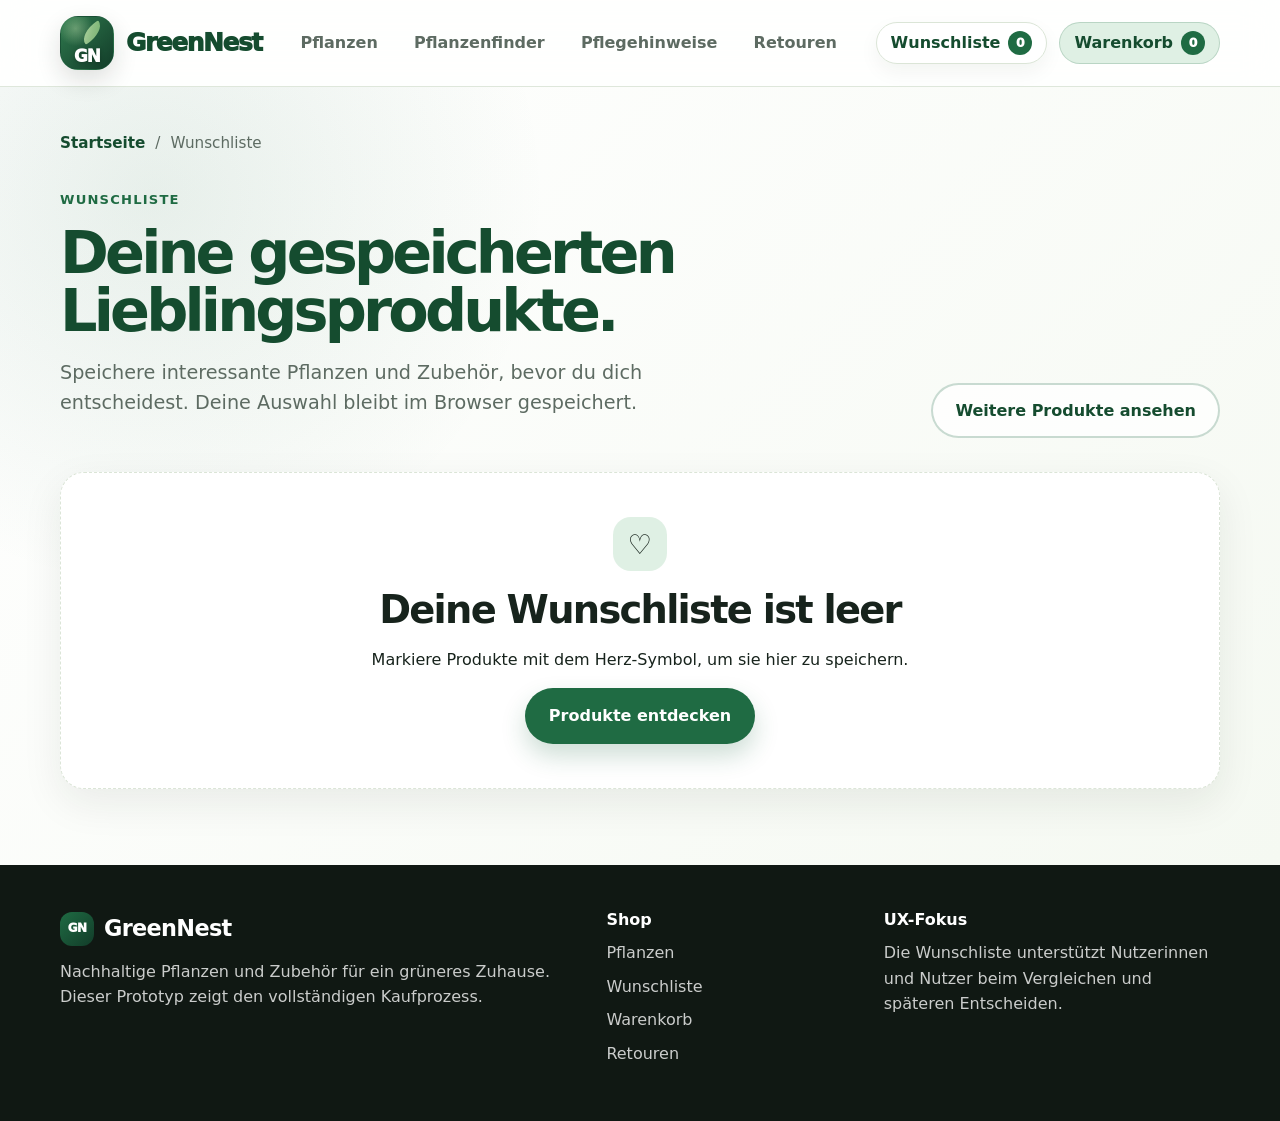
<file: wunschliste.html>
<!DOCTYPE html>
<html lang="de-CH">
<head>
  <meta charset="UTF-8" />
  <meta name="viewport" content="width=device-width, initial-scale=1.0" />

  <title>Wunschliste – GreenNest</title>
  <meta
    name="description"
    content="Gespeicherte Lieblingsprodukte im GreenNest Webshop."
  />

  <link rel="stylesheet" href="style.css" />
  <script src="script.js" defer></script>
</head>

<body>
  <a class="skip-link" href="#main-content">Direkt zum Inhalt</a>

  <header class="site-header">
    <div class="container header-inner">
      <a href="index.html" class="brand" aria-label="GreenNest Startseite">
        <span class="brand-mark">GN</span>
        <span class="brand-text">GreenNest</span>
      </a>

      <nav class="main-nav" aria-label="Hauptnavigation">
        <a href="produkte.html">Pflanzen</a>
        <a href="produkte.html#pflegeleicht">Pflegeleicht</a>
        <a href="produkte.html#zubehoer">Zubehör</a>
        <a href="index.html#beratung">Beratung</a>
      </nav>

      <div class="header-actions">
        <a class="icon-link" href="produkte.html#produktsuche">Suchen</a>

        <a class="cart-pill" href="warenkorb.html" aria-label="Warenkorb öffnen">
          Warenkorb
          <span class="cart-count">0</span>
        </a>
      </div>
    </div>
  </header>

  <main id="main-content">
    <section class="wishlist-page-section">
      <div class="container">
        <nav class="breadcrumb" aria-label="Breadcrumb">
          <a href="index.html">Startseite</a>
          <span>/</span>
          <span>Wunschliste</span>
        </nav>

        <div class="wishlist-header">
          <div>
            <p class="section-kicker">Wunschliste</p>
            <h1>Deine gespeicherten Lieblingsprodukte.</h1>
            <p class="hero-lead">
              Speichere interessante Pflanzen und Zubehör, bevor du dich entscheidest.
              Deine Auswahl bleibt im Browser gespeichert.
            </p>
          </div>

          <a class="btn btn-secondary" href="produkte.html">
            Weitere Produkte ansehen
          </a>
        </div>

        <div class="wishlist-empty" data-wishlist-empty hidden>
          <div class="feature-icon">♡</div>
          <h2>Deine Wunschliste ist leer</h2>
          <p>
            Markiere Produkte mit dem Herz-Symbol, um sie hier zu speichern.
          </p>
          <a class="btn btn-primary" href="produkte.html">
            Produkte entdecken
          </a>
        </div>

        <div class="wishlist-grid" data-wishlist-items>
          <p class="muted-text">Wunschliste wird geladen...</p>
        </div>
      </div>
    </section>
  </main>

  <footer class="site-footer">
    <div class="container footer-grid">
      <div>
        <a href="index.html" class="footer-brand">GreenNest</a>
        <p>
          Nachhaltige Pflanzen und Zubehör für ein grüneres Zuhause.
          Dieser Prototyp zeigt den vollständigen Kaufprozess.
        </p>
      </div>

      <div>
        <h2>Shop</h2>
        <a href="produkte.html">Pflanzen</a>
        <a href="wunschliste.html">Wunschliste</a>
        <a href="warenkorb.html">Warenkorb</a>
      </div>

      <div>
        <h2>UX-Fokus</h2>
        <p>
          Die Wunschliste unterstützt Nutzerinnen und Nutzer beim Vergleichen und späteren Entscheiden.
        </p>
      </div>
    </div>
  </footer>

  <div class="toast" data-toast hidden role="status" aria-live="polite">
    Aktion ausgeführt.
  </div>
</body>
</html>
</file>
<file: style.css>
/* =========================================================
   GreenNest – optimiertes style.css
   Stand: bereinigt und konsolidiert
   ========================================================= */

/* ---------- Design Tokens & Basis ---------- */

:root {
  --color-bg: #f6f8f3;
  --color-surface: #ffffff;
  --color-surface-soft: #eef5e9;
  --color-primary: #1f6b43;
  --color-primary-dark: #154c2f;
  --color-primary-soft: #dff0e4;
  --color-text: #17231c;
  --color-muted: #5d6b62;
  --color-border: #dbe5d7;
  --color-error: #b42318;
  --color-success: #137a3f;

  --shadow-soft: 0 20px 60px rgba(23, 35, 28, 0.10);
  --shadow-card: 0 14px 40px rgba(23, 35, 28, 0.08);

  --radius-sm: 12px;
  --radius-md: 20px;
  --radius-lg: 32px;
  --radius-pill: 999px;

  --container: 1160px;
}

* {
  box-sizing: border-box;
}

html {
  scroll-behavior: smooth;
}

body {
  margin: 0;
  color: var(--color-text);
  background: var(--color-bg);
  font-family: Inter, ui-sans-serif, system-ui, -apple-system, BlinkMacSystemFont, "Segoe UI", Arial, sans-serif;
  line-height: 1.6;
}

img {
  display: block;
  max-width: 100%;
}

a {
  color: inherit;
  text-decoration: none;
}

button,
input,
select,
textarea {
  font: inherit;
}

h1,
h2,
h3,
p {
  margin-top: 0;
}

h1 {
  max-width: 760px;
  margin-bottom: 24px;
  font-size: clamp(2.65rem, 6vw, 5.6rem);
  line-height: 0.96;
  letter-spacing: -0.07em;
}

h2 {
  margin-bottom: 16px;
  font-size: clamp(1.8rem, 3vw, 3rem);
  line-height: 1.08;
  letter-spacing: -0.045em;
}

h3 {
  margin-bottom: 8px;
  font-size: 1.15rem;
  letter-spacing: -0.02em;
}

.container {
  width: min(var(--container), calc(100% - 40px));
  margin-inline: auto;
}

.section {
  padding: 76px 0;
}

.section-header {
  max-width: 760px;
  margin-bottom: 34px;
}

.section-header p,
.muted-text {
  color: var(--color-muted);
}

.section-kicker {
  margin: 0 0 14px;
  color: var(--color-primary);
  font-size: 0.82rem;
  font-weight: 850;
  text-transform: uppercase;
  letter-spacing: 0.09em;
}

.hero-lead {
  max-width: 650px;
  color: var(--color-muted);
  font-size: clamp(1.08rem, 1.5vw, 1.25rem);
}

.hero-actions {
  display: flex;
  flex-wrap: wrap;
  gap: 14px;
  margin-top: 34px;
}

.full-width {
  width: 100%;
}

[hidden],
.cart-item[hidden],
.cart-layout[hidden],
.empty-cart[hidden],
.toast[hidden],
.product-card[hidden],
.empty-state[hidden],
.review-empty[hidden],
.wishlist-empty[hidden],
.wishlist-grid[hidden],
.finder-result[hidden],
.finder-result-placeholder[hidden],
.care-empty[hidden],
.payment-detail-panel[hidden] {
  display: none !important;
}

/* ---------- Accessibility ---------- */

.skip-link {
  position: absolute;
  top: -80px;
  left: 16px;
  z-index: 100;
  padding: 12px 16px;
  color: #ffffff;
  background: var(--color-primary-dark);
  border-radius: var(--radius-sm);
}

.skip-link:focus {
  top: 16px;
}

.sr-only {
  position: absolute;
  width: 1px;
  height: 1px;
  padding: 0;
  overflow: hidden;
  white-space: nowrap;
  border: 0;
  clip: rect(0, 0, 0, 0);
}

:focus-visible {
  outline: 4px solid rgba(31, 107, 67, 0.42);
  outline-offset: 4px;
}

a:focus-visible,
button:focus-visible,
input:focus-visible,
select:focus-visible,
textarea:focus-visible {
  border-radius: 12px;
}

.skip-link:focus-visible {
  outline-color: #ffffff;
}

input[aria-invalid="true"],
select[aria-invalid="true"],
textarea[aria-invalid="true"] {
  border-color: var(--color-error) !important;
  box-shadow: 0 0 0 3px rgba(180, 35, 24, 0.14) !important;
}

button,
.btn,
.cart-pill,
.wishlist-pill,
.icon-link {
  touch-action: manipulation;
}

/* ---------- Header, Navigation, Logo ---------- */

.site-header {
  position: sticky;
  top: 0;
  z-index: 50;
  background: rgba(255, 255, 255, 0.9);
  backdrop-filter: blur(18px);
  border-bottom: 1px solid rgba(219, 229, 215, 0.9);
}

.header-inner {
  display: flex;
  gap: 28px;
  align-items: center;
  justify-content: space-between;
  min-height: 86px;
}

.brand {
  display: inline-flex;
  align-items: center;
  gap: 12px;
  min-width: max-content;
  text-decoration: none;
}

.brand-mark {
  position: relative;
  display: grid;
  place-items: center;
  width: 54px;
  height: 54px;
  padding: 0;
  overflow: hidden;
  color: transparent;
  background:
    radial-gradient(circle at 28% 22%, rgba(216, 242, 189, 0.36), transparent 32%),
    linear-gradient(135deg, #2f7a4e 0%, #123c29 100%);
  border: 1px solid rgba(31, 107, 67, 0.18);
  border-radius: 18px;
  box-shadow: 0 10px 24px rgba(23, 35, 28, 0.14);
}

.brand-mark::before {
  position: absolute;
  top: 9px;
  right: 9px;
  width: 24px;
  height: 13px;
  content: "";
  background: linear-gradient(135deg, #d8f2bd 0%, #8dcc7c 100%);
  border-radius: 100% 10% 100% 10%;
  opacity: 0.75;
  transform: rotate(-35deg);
}

.brand-mark::after {
  position: relative;
  z-index: 2;
  color: #ffffff;
  content: "GN";
  font-size: 1.05rem;
  font-weight: 950;
  letter-spacing: -0.05em;
  text-shadow: 0 1px 4px rgba(0, 0, 0, 0.26);
}

.brand-text {
  display: block;
  color: var(--color-primary-dark);
  font-size: 1.55rem;
  font-weight: 950;
  line-height: 1;
  letter-spacing: -0.055em;
}

.brand-text::after {
  display: none;
  content: "";
}

.main-nav {
  display: flex;
  flex: 1;
  gap: clamp(18px, 2.2vw, 34px);
  align-items: center;
  justify-content: center;
  color: var(--color-muted);
  font-weight: 850;
}

.main-nav a {
  padding: 8px 4px;
  white-space: nowrap;
}

.main-nav a:hover,
.main-nav a:focus-visible {
  color: var(--color-primary-dark);
}

.main-nav a[aria-current="page"] {
  padding: 8px 14px;
  color: var(--color-primary-dark);
  background: var(--color-primary-soft);
  border-radius: var(--radius-pill);
}

.header-actions {
  display: flex;
  flex-shrink: 0;
  gap: 12px;
  align-items: center;
  margin-left: auto;
}

.header-actions .icon-link {
  display: none;
}

.cart-pill,
.wishlist-pill {
  display: inline-flex;
  gap: 8px;
  align-items: center;
  min-height: 42px;
  padding: 0 14px;
  color: var(--color-primary-dark);
  border-radius: var(--radius-pill);
  font-weight: 850;
}

.cart-pill {
  background: var(--color-primary-soft);
  border: 1px solid rgba(31, 107, 67, 0.2);
}

.wishlist-pill {
  background: #ffffff;
  border: 1px solid var(--color-border);
  box-shadow: 0 8px 20px rgba(23, 35, 28, 0.05);
}

.cart-pill:hover,
.wishlist-pill:hover {
  border-color: rgba(31, 107, 67, 0.35);
}

.cart-count,
.wishlist-count {
  display: grid;
  place-items: center;
  min-width: 24px;
  height: 24px;
  padding-inline: 7px;
  color: #ffffff;
  background: var(--color-primary);
  border-radius: var(--radius-pill);
  font-size: 0.78rem;
  font-weight: 950;
}

/* ---------- Buttons & Forms ---------- */

.btn {
  display: inline-flex;
  align-items: center;
  justify-content: center;
  min-height: 50px;
  padding: 13px 22px;
  border: 2px solid transparent;
  border-radius: var(--radius-pill);
  font-weight: 850;
  cursor: pointer;
  transition: transform 160ms ease, background 160ms ease, border-color 160ms ease, color 160ms ease;
}

.btn:hover {
  transform: translateY(-1px);
}

.btn-primary {
  color: #ffffff;
  background: var(--color-primary);
  box-shadow: 0 12px 24px rgba(31, 107, 67, 0.22);
}

.btn-primary:hover {
  background: var(--color-primary-dark);
}

.btn-secondary {
  color: var(--color-primary-dark);
  background: rgba(255, 255, 255, 0.72);
  border-color: rgba(31, 107, 67, 0.24);
}

.btn-secondary:hover {
  background: #ffffff;
  border-color: var(--color-primary);
}

.text-button {
  padding: 0;
  color: var(--color-primary);
  background: transparent;
  border: 0;
  font-weight: 800;
  cursor: pointer;
}

.text-button:hover {
  color: var(--color-primary-dark);
}

.danger-button {
  color: var(--color-error);
}

.form-field,
.search-field,
.sort-field,
.quantity-row {
  display: grid;
  gap: 8px;
}

.form-field label,
.search-field label,
.sort-field label,
.quantity-row label {
  color: var(--color-text);
  font-size: 0.9rem;
  font-weight: 850;
}

.form-field input,
.form-field select,
.form-field textarea,
.search-field input,
.sort-field select,
.quantity-row select {
  width: 100%;
  min-height: 52px;
  padding: 0 15px;
  color: var(--color-text);
  background: #ffffff;
  border: 1px solid var(--color-border);
  border-radius: 16px;
}

.form-field textarea {
  min-height: 110px;
  padding-top: 14px;
  resize: vertical;
}

.form-grid {
  display: grid;
  gap: 18px;
}

.two-columns {
  grid-template-columns: repeat(2, 1fr);
}

.two-columns-wide {
  grid-template-columns: 1.25fr 0.75fr;
}

.three-columns {
  grid-template-columns: 0.55fr 1fr 1fr;
}

.field-hint {
  margin: 6px 0 0;
  color: var(--color-muted);
  font-size: 0.86rem;
}

.field-error {
  min-height: 1.2em;
  margin: 6px 0 0;
  color: var(--color-error);
  font-size: 0.86rem;
  font-weight: 750;
}

.form-field.has-error input,
.form-field.has-error select,
.form-field.has-error textarea {
  border-color: var(--color-error);
  box-shadow: 0 0 0 3px rgba(180, 35, 24, 0.12);
}

.form-checkbox {
  display: flex;
  gap: 12px;
  align-items: flex-start;
  padding: 16px;
  background: #f8faf6;
  border: 1px solid var(--color-border);
  border-radius: 18px;
}

.form-checkbox input {
  width: 18px;
  height: 18px;
  margin-top: 3px;
  accent-color: var(--color-primary);
}

.form-checkbox label {
  color: var(--color-muted);
}

.form-actions {
  display: flex;
  justify-content: space-between;
  gap: 14px;
  padding-top: 8px;
}

/* ---------- Shared Components ---------- */

.breadcrumb {
  display: flex;
  gap: 10px;
  align-items: center;
  margin-bottom: 34px;
  color: var(--color-muted);
  font-size: 0.95rem;
}

.breadcrumb a {
  color: var(--color-primary-dark);
  font-weight: 750;
}

.check-list {
  display: grid;
  gap: 12px;
  padding: 0;
  margin: 18px 0 24px;
  list-style: none;
}

.check-list li {
  position: relative;
  padding-left: 30px;
  color: var(--color-muted);
}

.check-list li::before {
  position: absolute;
  top: 0;
  left: 0;
  color: var(--color-success);
  content: "✓";
  font-weight: 900;
}

.feature-icon,
.category-card span,
.choice-icon,
.benefit-symbol {
  display: inline-grid;
  place-items: center;
  background: var(--color-primary-soft);
}

.feature-icon,
.category-card span {
  width: 54px;
  height: 54px;
  margin-bottom: 18px;
  border-radius: 18px;
  font-size: 1.7rem;
}

.choice-icon {
  width: 58px;
  height: 58px;
  border-radius: 20px;
  font-size: 1.7rem;
}

.benefit-symbol {
  flex: 0 0 46px;
  width: 46px;
  height: 46px;
  border-radius: 50%;
  font-size: 1.25rem;
}

.product-category {
  margin: 0;
  color: var(--color-primary-dark);
  font-size: 0.78rem;
  font-weight: 900;
  line-height: 1.35;
}

.price {
  margin: 0;
  color: var(--color-primary-dark);
  font-size: 1.55rem;
  font-weight: 900;
  letter-spacing: -0.04em;
}

.product-badge {
  position: absolute;
  top: 12px;
  left: 12px;
  z-index: 2;
  padding: 7px 10px;
  color: var(--color-primary-dark);
  background: rgba(255, 255, 255, 0.92);
  border: 1px solid rgba(31, 107, 67, 0.12);
  border-radius: var(--radius-pill);
  box-shadow: 0 8px 20px rgba(23, 35, 28, 0.08);
  font-size: 0.74rem;
  font-weight: 900;
}

.empty-state,
.empty-cart,
.review-empty,
.wishlist-empty {
  padding: 44px;
  text-align: center;
  background: #ffffff;
  border: 1px dashed var(--color-border);
  border-radius: 24px;
  box-shadow: var(--shadow-card);
}

.toast {
  position: fixed;
  right: 24px;
  bottom: 24px;
  z-index: 100;
  max-width: 360px;
  padding: 16px 18px;
  color: #ffffff;
  background: var(--color-primary-dark);
  border-radius: 16px;
  box-shadow: var(--shadow-soft);
  font-weight: 850;
}

/* ---------- Homepage ---------- */

.hero-section {
  padding: 72px 0 80px;
  background:
    radial-gradient(circle at 15% 20%, rgba(31, 107, 67, 0.14), transparent 32%),
    linear-gradient(135deg, #f6f8f3 0%, #ffffff 50%, #edf5e9 100%);
}

.hero-grid {
  display: grid;
  grid-template-columns: minmax(0, 1.05fr) minmax(360px, 0.75fr);
  gap: 56px;
  align-items: center;
}

.trust-row {
  display: grid;
  grid-template-columns: repeat(3, max-content);
  gap: 28px;
  margin-top: 42px;
}

.trust-row div {
  display: grid;
  gap: 2px;
}

.trust-row strong {
  font-size: 1.35rem;
  line-height: 1;
}

.trust-row span {
  color: var(--color-muted);
  font-size: 0.92rem;
}

.hero-product-card,
.feature-card,
.category-card,
.advice-panel {
  background: rgba(255, 255, 255, 0.86);
  border: 1px solid var(--color-border);
  box-shadow: var(--shadow-card);
}

.hero-product-card {
  overflow: hidden;
  border-radius: var(--radius-lg);
}

.product-image,
.product-main-image,
.product-image-card {
  position: relative;
  overflow: hidden;
  background: var(--color-surface-soft);
}

.product-image-large {
  aspect-ratio: 4 / 3;
}

.product-image img,
.product-image-card img {
  width: 100%;
  height: 100%;
  object-fit: cover;
}

.hero-product-content {
  padding: 26px;
}

.product-meta {
  display: grid;
  gap: 8px;
  margin: 20px 0;
  color: var(--color-muted);
  font-size: 0.94rem;
}

.product-buy-row {
  display: flex;
  gap: 16px;
  align-items: center;
  justify-content: space-between;
}

.feature-grid,
.category-grid {
  display: grid;
  grid-template-columns: repeat(3, 1fr);
  gap: 22px;
}

.feature-card,
.category-card {
  padding: 28px;
  border-radius: var(--radius-md);
}

.feature-card p,
.category-card p {
  color: var(--color-muted);
}

.category-card {
  transition: transform 160ms ease, border-color 160ms ease;
}

.category-card:hover {
  border-color: rgba(31, 107, 67, 0.38);
  transform: translateY(-3px);
}

.advice-section {
  padding: 78px 0;
  color: #ffffff;
  background: var(--color-primary-dark);
}

.advice-grid {
  display: grid;
  grid-template-columns: minmax(0, 1fr) 420px;
  gap: 44px;
  align-items: center;
}

.advice-section .section-kicker {
  color: #bde5c6;
}

.advice-section p {
  color: rgba(255, 255, 255, 0.78);
}

.advice-panel {
  padding: 28px;
  color: var(--color-text);
  border-radius: var(--radius-lg);
}

.advice-panel p {
  color: var(--color-muted);
}

/* ---------- Product Listing ---------- */

.catalog-hero {
  padding: 54px 0 0;
  background:
    radial-gradient(circle at 85% 18%, rgba(31, 107, 67, 0.14), transparent 34%),
    linear-gradient(135deg, #ffffff 0%, #f2f7ef 100%);
  border-bottom: 1px solid var(--color-border);
}

.catalog-hero .breadcrumb {
  margin-bottom: 28px;
}

.catalog-hero-grid {
  display: grid;
  grid-template-columns: minmax(0, 1fr) 440px;
  gap: 48px;
  align-items: end;
}

.catalog-hero-content {
  padding-bottom: 54px;
}

.catalog-hero h1 {
  max-width: 760px;
  margin-bottom: 22px;
  color: var(--color-primary-dark);
  font-size: clamp(2.3rem, 4.8vw, 4.7rem);
  line-height: 0.98;
  letter-spacing: -0.065em;
}

.catalog-hero-image {
  align-self: stretch;
  display: flex;
  align-items: flex-end;
  justify-content: center;
  min-height: 330px;
  overflow: hidden;
}

.catalog-hero-image img {
  width: 100%;
  height: 330px;
  object-fit: cover;
  object-position: center;
  border-radius: 34px 34px 0 0;
  box-shadow: var(--shadow-soft);
}

.catalog-benefits,
.catalog-footer-benefits {
  background: #ffffff;
  border-block: 1px solid var(--color-border);
}

.catalog-benefit-grid,
.catalog-footer-benefit-grid {
  display: grid;
  grid-template-columns: repeat(3, 1fr);
  gap: 26px;
  padding: 24px 0;
}

.catalog-footer-benefit-grid {
  grid-template-columns: repeat(4, 1fr);
}

.catalog-benefit,
.catalog-footer-benefit-grid article {
  display: flex;
  gap: 14px;
  align-items: center;
}

.catalog-benefit h2,
.catalog-footer-benefit-grid h2 {
  margin: 0 0 2px;
  font-size: 0.98rem;
  line-height: 1.25;
  letter-spacing: -0.02em;
}

.catalog-benefit p,
.catalog-footer-benefit-grid p {
  margin: 0;
  color: var(--color-muted);
  font-size: 0.9rem;
}

.product-layout {
  display: grid;
  grid-template-columns: 260px minmax(0, 1fr);
  gap: 32px;
  padding-top: 34px;
  padding-bottom: 70px;
}

.filter-panel {
  position: sticky;
  top: 100px;
  align-self: start;
  padding: 24px;
  background: #ffffff;
  border: 1px solid var(--color-border);
  border-radius: 22px;
  box-shadow: 0 10px 30px rgba(23, 35, 28, 0.055);
}

.filter-header {
  display: flex;
  gap: 12px;
  align-items: center;
  justify-content: space-between;
  margin-bottom: 22px;
}

.filter-header h2 {
  margin: 0;
  font-size: 1.25rem;
  letter-spacing: -0.025em;
}

.filter-group {
  padding-top: 22px;
  margin-top: 22px;
  border-top: 1px solid var(--color-border);
}

.filter-group h3 {
  margin: 0 0 14px;
  font-size: 0.96rem;
  letter-spacing: -0.015em;
}

.filter-option {
  display: flex;
  gap: 10px;
  align-items: center;
  min-height: 38px;
  color: var(--color-muted);
  font-size: 0.95rem;
  cursor: pointer;
}

.filter-option input {
  width: 18px;
  height: 18px;
  accent-color: var(--color-primary);
}

.filter-help-box {
  padding: 22px;
  margin-top: 26px;
  background: linear-gradient(135deg, #eef7eb, #ffffff);
  border: 1px solid var(--color-border);
  border-radius: 22px;
}

.product-results {
  min-width: 0;
}

.toolbar {
  display: grid;
  grid-template-columns: minmax(0, 1fr) 220px;
  gap: 18px;
  align-items: end;
  margin-bottom: 18px;
}

.search-field input,
.sort-field select {
  box-shadow: 0 8px 24px rgba(23, 35, 28, 0.04);
}

.search-field input::placeholder {
  color: #8a968d;
}

.result-summary {
  display: flex;
  gap: 16px;
  align-items: center;
  justify-content: space-between;
  margin-bottom: 22px;
}

.result-summary p {
  margin: 0;
}

.product-grid {
  display: grid;
  grid-template-columns: repeat(4, minmax(0, 1fr));
  gap: 22px;
}

.product-card {
  display: flex;
  flex-direction: column;
  overflow: hidden;
  background: #ffffff;
  border: 1px solid var(--color-border);
  border-radius: 20px;
  box-shadow: 0 12px 32px rgba(23, 35, 28, 0.075);
  transition: transform 180ms ease, box-shadow 180ms ease, border-color 180ms ease;
}

.product-card:hover {
  border-color: rgba(31, 107, 67, 0.35);
  box-shadow: 0 18px 44px rgba(23, 35, 28, 0.12);
  transform: translateY(-4px);
}

.product-image-card {
  display: block;
  aspect-ratio: 1 / 1;
  background: #f3f5ef;
}

.product-card:hover .product-image-card img {
  transform: scale(1.035);
}

.product-card-content {
  display: flex;
  flex: 1;
  flex-direction: column;
  gap: 10px;
  padding: 18px;
}

.product-icon-row {
  display: flex;
  gap: 6px;
}

.product-icon-row span {
  display: grid;
  place-items: center;
  width: 25px;
  height: 25px;
  background: #f1f6ed;
  border: 1px solid #dce8d7;
  border-radius: 50%;
  font-size: 0.75rem;
}

.product-card h2 {
  margin: 0;
  font-size: 1rem;
  line-height: 1.25;
  letter-spacing: -0.02em;
}

.product-card h2 a:hover {
  color: var(--color-primary);
}

.product-card-content > p:not(.product-category):not(.price) {
  margin: 0;
  color: var(--color-muted);
  font-size: 0.86rem;
  line-height: 1.45;
}

.product-card .product-buy-row {
  display: grid;
  grid-template-columns: 1fr;
  gap: 12px;
  margin-top: auto;
  padding-top: 8px;
}

.product-card .price {
  margin: 0;
  color: var(--color-primary-dark);
  font-size: 1.12rem;
  font-weight: 950;
  letter-spacing: -0.035em;
}

.product-card .btn {
  width: 100%;
  min-height: 42px;
  padding: 9px 12px;
  border-radius: 13px;
  box-shadow: none;
  font-size: 0.86rem;
}

.image-focus-top img {
  object-position: center top;
}

.image-focus-center img {
  object-position: center center;
}

.image-focus-bottom img {
  object-position: center bottom;
}

.image-contain img {
  object-fit: contain;
  padding: 18px;
  background: #eef5e9;
}

/* ---------- Product Detail ---------- */

.product-detail-section {
  padding: 44px 0 70px;
  background:
    radial-gradient(circle at 15% 12%, rgba(31, 107, 67, 0.10), transparent 30%),
    linear-gradient(135deg, #ffffff 0%, #f3f8f0 100%);
  border-bottom: 1px solid var(--color-border);
}

.product-detail-grid {
  display: grid;
  grid-template-columns: minmax(0, 0.95fr) minmax(420px, 0.85fr);
  gap: 52px;
  align-items: start;
}

.product-gallery {
  display: grid;
  gap: 18px;
}

.product-main-image {
  border: 1px solid var(--color-border);
  border-radius: 32px;
  box-shadow: var(--shadow-soft);
}

.product-main-image img {
  width: 100%;
  aspect-ratio: 1 / 1;
  object-fit: cover;
  object-position: center;
}

.product-thumbnail-grid {
  display: grid;
  grid-template-columns: repeat(3, 1fr);
  gap: 14px;
}

.thumbnail-card {
  min-height: 118px;
  padding: 0;
  overflow: hidden;
  cursor: pointer;
  background: #ffffff;
  border: 1px solid var(--color-border);
  border-radius: 20px;
}

.thumbnail-card.is-active {
  border-color: var(--color-primary);
  box-shadow: 0 0 0 3px rgba(31, 107, 67, 0.14);
}

.thumbnail-card img {
  width: 100%;
  height: 118px;
  object-fit: cover;
}

.thumbnail-info-card {
  display: grid;
  place-items: center;
  padding: 16px;
  color: var(--color-primary-dark);
  text-align: center;
}

.product-detail-info h1 {
  margin-bottom: 20px;
  color: var(--color-primary-dark);
  font-size: clamp(2.4rem, 5vw, 4.4rem);
  line-height: 0.98;
  letter-spacing: -0.06em;
}

.detail-lead {
  max-width: 620px;
  color: var(--color-muted);
  font-size: 1.1rem;
}

.rating-row {
  display: flex;
  flex-wrap: wrap;
  gap: 10px;
  align-items: center;
  margin: 24px 0;
}

.rating-row span,
.review-score span,
.review-meta span {
  color: #d99a21;
}

.rating-row a {
  color: var(--color-primary);
  font-weight: 800;
}

.detail-price {
  margin: 0 0 24px;
  color: var(--color-primary-dark);
  font-size: 2rem;
  font-weight: 950;
  letter-spacing: -0.04em;
}

.detail-card,
.detail-info-card,
.review-card,
.related-products {
  background: #ffffff;
  border: 1px solid var(--color-border);
  border-radius: 28px;
  box-shadow: var(--shadow-card);
}

.detail-card,
.detail-info-card,
.related-products {
  padding: 28px;
}

.variant-group {
  display: grid;
  grid-template-columns: repeat(3, 1fr);
  gap: 12px;
  padding: 0;
  margin: 0 0 20px;
  border: 0;
}

.variant-group legend {
  grid-column: 1 / -1;
  margin-bottom: 8px;
  font-weight: 850;
}

.variant-option {
  display: block;
  cursor: pointer;
}

.variant-option input {
  position: absolute;
  opacity: 0;
  pointer-events: none;
}

.variant-option span {
  display: grid;
  gap: 4px;
  min-height: 74px;
  padding: 14px;
  background: #f8faf6;
  border: 1px solid var(--color-border);
  border-radius: 18px;
}

.variant-option input:checked + span {
  background: var(--color-primary-soft);
  border-color: var(--color-primary);
  box-shadow: 0 0 0 3px rgba(31, 107, 67, 0.12);
}

.product-detail-actions {
  display: grid;
  grid-template-columns: 1fr 1fr;
  gap: 12px;
}

.delivery-panel,
.review-main {
  display: grid;
  gap: 12px;
}

.delivery-panel {
  margin-top: 20px;
}

.delivery-panel article,
.review-summary-box,
.delivery-info-panel,
.payment-detail-panel,
.tracking-message {
  display: flex;
  gap: 14px;
  align-items: flex-start;
  padding: 16px;
  background: #f8faf6;
  border: 1px solid var(--color-border);
  border-radius: 20px;
}

.delivery-panel span,
.review-summary-box > span,
.delivery-info-panel > span,
.payment-detail-panel > span,
.tracking-message > span,
.summary-benefits span {
  display: grid;
  place-items: center;
  flex: 0 0 42px;
  width: 42px;
  height: 42px;
  background: var(--color-primary-soft);
  border-radius: 50%;
}

.detail-section {
  padding: 70px 0 0;
}

.detail-info-grid,
.review-grid,
.related-grid {
  display: grid;
  grid-template-columns: repeat(3, 1fr);
  gap: 18px;
}

.detail-info-grid {
  grid-template-columns: 1.1fr 0.9fr;
  gap: 24px;
}

.care-grid {
  display: grid;
  grid-template-columns: repeat(2, 1fr);
  gap: 18px;
}

.care-grid div {
  padding: 18px;
  background: #f8faf6;
  border: 1px solid var(--color-border);
  border-radius: 20px;
}

.reviews-header {
  display: flex;
  gap: 24px;
  align-items: flex-end;
  justify-content: space-between;
  margin-bottom: 24px;
}

.review-score {
  display: grid;
  justify-items: end;
  color: var(--color-primary-dark);
}

.review-score strong {
  font-size: 2.2rem;
  line-height: 1;
}

.review-card {
  padding: 22px;
}

.review-meta {
  display: flex;
  gap: 12px;
  justify-content: space-between;
  margin-bottom: 12px;
}

.related-card {
  overflow: hidden;
  background: #f8faf6;
  border: 1px solid var(--color-border);
  border-radius: 22px;
}

.related-card img {
  width: 100%;
  aspect-ratio: 4 / 3;
  object-fit: cover;
}

.related-card div {
  padding: 16px;
}

/* ---------- Cart ---------- */

.cart-page-section,
.checkout-page-section,
.wishlist-page-section,
.return-page-section,
.finder-page-section,
.care-page-section {
  padding: 44px 0 76px;
  background:
    radial-gradient(circle at 12% 14%, rgba(31, 107, 67, 0.10), transparent 30%),
    linear-gradient(135deg, #ffffff 0%, #f5f9f2 100%);
}

.cart-page-header,
.wishlist-header {
  display: flex;
  gap: 28px;
  align-items: flex-end;
  justify-content: space-between;
  margin-bottom: 34px;
}

.cart-page-header h1,
.checkout-header h1,
.wishlist-header h1 {
  max-width: 820px;
  margin-bottom: 18px;
  color: var(--color-primary-dark);
  font-size: clamp(2.3rem, 4.6vw, 4.6rem);
  line-height: 0.98;
  letter-spacing: -0.065em;
}

.cart-layout,
.checkout-layout,
.confirmation-layout {
  display: grid;
  grid-template-columns: minmax(0, 1fr) 360px;
  gap: 30px;
  align-items: start;
}

.cart-layout {
  grid-template-columns: minmax(0, 1fr) 380px;
}

.cart-items,
.wishlist-grid {
  display: grid;
  gap: 18px;
}

.cart-item,
.wishlist-item-card {
  display: grid;
  grid-template-columns: 150px minmax(0, 1fr) auto;
  gap: 20px;
  align-items: center;
  padding: 18px;
  background: #ffffff;
  border: 1px solid var(--color-border);
  border-radius: 26px;
  box-shadow: var(--shadow-card);
}

.cart-item {
  grid-template-columns: 150px minmax(0, 1fr);
}

.cart-item-image,
.wishlist-item-card img {
  overflow: hidden;
  background: #f3f5ef;
  border-radius: 20px;
}

.cart-item-image img,
.wishlist-item-card img {
  width: 150px;
  height: 150px;
  object-fit: cover;
}

.cart-item-content {
  display: grid;
  gap: 18px;
}

.cart-item-main {
  display: flex;
  gap: 20px;
  justify-content: space-between;
}

.cart-item-main h2,
.wishlist-item-card h2 {
  margin-bottom: 6px;
  font-size: 1.35rem;
  letter-spacing: -0.03em;
}

.cart-item-description,
.wishlist-item-card p,
.cart-note p {
  margin: 0;
  color: var(--color-muted);
}

.cart-item-price,
.cart-line-total,
.wishlist-item-price {
  color: var(--color-primary-dark);
  font-weight: 950;
  white-space: nowrap;
}

.cart-item-controls {
  display: grid;
  grid-template-columns: 140px auto 120px;
  gap: 16px;
  align-items: end;
}

.cart-line-total {
  justify-self: end;
  margin: 0;
}

.cart-note {
  display: flex;
  gap: 16px;
  padding: 20px;
  background: #ffffff;
  border: 1px solid var(--color-border);
  border-radius: 24px;
}

.cart-note span {
  display: grid;
  place-items: center;
  flex: 0 0 44px;
  width: 44px;
  height: 44px;
  background: var(--color-primary-soft);
  border-radius: 50%;
}

.cart-summary,
.checkout-summary-card {
  position: sticky;
  top: 100px;
  padding: 26px;
  background: #ffffff;
  border: 1px solid var(--color-border);
  border-radius: 28px;
  box-shadow: var(--shadow-soft);
}

.summary-line,
.summary-total {
  display: flex;
  gap: 18px;
  justify-content: space-between;
  padding: 13px 0;
  border-bottom: 1px solid var(--color-border);
}

.summary-line span,
.summary-helper {
  color: var(--color-muted);
}

.summary-total {
  margin-bottom: 20px;
  border-bottom: 0;
  font-size: 1.25rem;
}

.summary-total strong {
  color: var(--color-primary-dark);
}

.summary-helper {
  margin: 16px 0 22px;
  font-size: 0.92rem;
}

.summary-benefits {
  display: grid;
  gap: 10px;
}

.summary-benefits article {
  display: flex;
  gap: 10px;
  align-items: center;
  min-height: 40px;
  padding: 10px;
  background: #f8faf6;
  border: 1px solid var(--color-border);
  border-radius: 16px;
}

/* ---------- Checkout ---------- */

.checkout-header {
  margin-bottom: 28px;
}

.checkout-stepper {
  margin-bottom: 34px;
}

.checkout-stepper ol {
  display: grid;
  grid-template-columns: repeat(5, 1fr);
  gap: 12px;
  padding: 0;
  margin: 0;
  list-style: none;
}

.checkout-stepper li {
  display: flex;
  gap: 10px;
  align-items: center;
  min-height: 54px;
  padding: 12px 14px;
  color: var(--color-muted);
  background: #ffffff;
  border: 1px solid var(--color-border);
  border-radius: 18px;
  font-weight: 800;
}

.checkout-stepper li span,
.checkout-summary-status span {
  display: grid;
  place-items: center;
  width: 30px;
  height: 30px;
  color: var(--color-primary-dark);
  background: var(--color-primary-soft);
  border-radius: 50%;
  font-size: 0.85rem;
}

.checkout-stepper li.is-current {
  color: #ffffff;
  background: var(--color-primary);
  border-color: var(--color-primary);
}

.checkout-stepper li.is-current span {
  color: var(--color-primary-dark);
  background: #ffffff;
}

.checkout-stepper li.is-complete {
  color: var(--color-primary-dark);
  background: var(--color-primary-soft);
  border-color: rgba(31, 107, 67, 0.22);
}

.checkout-stepper li.is-complete span {
  color: #ffffff;
  background: var(--color-primary);
}

.checkout-choice-grid {
  display: grid;
  grid-template-columns: repeat(2, minmax(0, 1fr));
  gap: 22px;
}

.checkout-choice-card,
.checkout-form-card,
.review-section-card,
.tracking-status-card {
  padding: 28px;
  background: #ffffff;
  border: 1px solid var(--color-border);
  border-radius: 28px;
  box-shadow: var(--shadow-card);
}

.checkout-choice-card {
  display: flex;
  flex-direction: column;
  gap: 20px;
}

.checkout-choice-primary {
  border-color: rgba(31, 107, 67, 0.36);
  box-shadow: var(--shadow-soft);
}

.login-preview-form,
.checkout-form {
  display: grid;
  gap: 22px;
}

.form-section-header {
  padding-bottom: 6px;
}

.form-section-header p,
.checkout-choice-card p {
  max-width: 680px;
  margin: 0;
  color: var(--color-muted);
}

.checkout-summary-status {
  display: flex;
  gap: 12px;
  align-items: center;
  padding: 14px;
  margin-bottom: 16px;
  color: var(--color-primary-dark);
  background: var(--color-primary-soft);
  border-radius: 18px;
  font-weight: 850;
}

.checkout-summary-status span {
  flex: 0 0 28px;
  width: 28px;
  height: 28px;
  color: #ffffff;
  background: var(--color-primary);
}

.checkout-summary-status p {
  margin: 0;
}

.delivery-option-group,
.payment-option-group {
  display: grid;
  gap: 16px;
  padding: 0;
  margin: 0;
  border: 0;
}

.delivery-option-group legend,
.payment-option-group legend,
.finder-question legend {
  margin-bottom: 4px;
  color: var(--color-text);
  font-weight: 900;
}

.delivery-option-card,
.payment-option-card {
  display: block;
  cursor: pointer;
}

.delivery-option-card input,
.payment-option-card input {
  position: absolute;
  opacity: 0;
  pointer-events: none;
}

.delivery-option-content,
.payment-option-content {
  display: grid;
  grid-template-columns: 54px minmax(0, 1fr) auto;
  gap: 16px;
  align-items: center;
  padding: 18px;
  background: #ffffff;
  border: 1px solid var(--color-border);
  border-radius: 22px;
  transition: border-color 180ms ease, box-shadow 180ms ease, background 180ms ease;
}

.delivery-option-card:hover .delivery-option-content,
.payment-option-card:hover .payment-option-content {
  border-color: rgba(31, 107, 67, 0.32);
}

.delivery-option-card input:checked + .delivery-option-content,
.payment-option-card input:checked + .payment-option-content {
  background: var(--color-primary-soft);
  border-color: var(--color-primary);
  box-shadow: 0 0 0 3px rgba(31, 107, 67, 0.12);
}

.delivery-option-icon,
.payment-option-icon {
  display: grid;
  place-items: center;
  width: 54px;
  height: 54px;
  background: #ffffff;
  border-radius: 18px;
  font-size: 1.55rem;
}

.delivery-option-content strong,
.payment-option-content strong {
  display: block;
  margin-bottom: 4px;
  color: var(--color-primary-dark);
  font-size: 1.08rem;
}

.delivery-option-content small,
.payment-option-content small {
  display: block;
  color: var(--color-muted);
  font-size: 0.92rem;
}

.delivery-option-content em {
  display: block;
  margin-top: 4px;
  color: var(--color-muted);
  font-style: normal;
  font-size: 0.86rem;
}

.delivery-option-content b,
.payment-option-content b {
  color: var(--color-primary-dark);
  white-space: nowrap;
}

.payment-card-fields {
  display: grid;
  gap: 16px;
  margin-top: 18px;
}

/* ---------- Review & Confirmation ---------- */

.review-main,
.confirmation-main {
  display: grid;
  gap: 22px;
}

.review-section-header {
  display: flex;
  gap: 18px;
  align-items: flex-start;
  justify-content: space-between;
  margin-bottom: 20px;
}

.review-section-header h2 {
  margin: 0;
  font-size: 1.45rem;
  letter-spacing: -0.03em;
}

.review-item-list {
  display: grid;
  gap: 14px;
}

.review-item {
  display: grid;
  grid-template-columns: 86px minmax(0, 1fr) auto;
  gap: 16px;
  align-items: center;
  padding: 14px;
  background: #f8faf6;
  border: 1px solid var(--color-border);
  border-radius: 20px;
}

.review-item img {
  width: 86px;
  height: 86px;
  object-fit: cover;
  border-radius: 16px;
}

.review-item h3 {
  margin-bottom: 4px;
  font-size: 1rem;
}

.review-item p,
.review-summary-box p,
.review-address {
  margin: 0;
  color: var(--color-muted);
  font-size: 0.9rem;
}

.review-item-price {
  color: var(--color-primary-dark);
  font-weight: 950;
  white-space: nowrap;
}

.review-info-grid {
  display: grid;
  grid-template-columns: repeat(2, minmax(0, 1fr));
  gap: 22px;
}

.review-address {
  font-style: normal;
  line-height: 1.7;
}

.review-summary-box strong {
  display: block;
  margin-bottom: 4px;
  color: var(--color-primary-dark);
}

.confirmation-hero {
  padding: 56px 0 70px;
  background:
    radial-gradient(circle at 82% 18%, rgba(31, 107, 67, 0.14), transparent 34%),
    linear-gradient(135deg, #ffffff 0%, #f1f7ee 100%);
  border-bottom: 1px solid var(--color-border);
}

.confirmation-hero-grid {
  display: grid;
  grid-template-columns: 1fr;
  gap: 46px;
  align-items: center;
}

.confirmation-hero-grid > div {
  max-width: 900px;
}

.confirmation-icon {
  display: grid;
  place-items: center;
  width: 78px;
  height: 78px;
  margin-bottom: 24px;
  color: #ffffff;
  background: var(--color-primary);
  border-radius: 50%;
  box-shadow: var(--shadow-soft);
  font-size: 2.4rem;
  font-weight: 950;
}

.confirmation-hero h1 {
  max-width: 760px;
  margin-bottom: 18px;
  color: var(--color-primary-dark);
  font-size: clamp(2.5rem, 5vw, 4.8rem);
  line-height: 0.98;
  letter-spacing: -0.065em;
}

.confirmation-meta {
  display: grid;
  grid-template-columns: repeat(2, minmax(0, 220px));
  gap: 14px;
  margin: 28px 0;
}

.confirmation-meta article {
  padding: 18px;
  background: #ffffff;
  border: 1px solid var(--color-border);
  border-radius: 20px;
  box-shadow: 0 10px 28px rgba(23, 35, 28, 0.06);
}

.confirmation-section {
  padding: 70px 0 76px;
}

/* ---------- Tracking ---------- */

.tracking-badge {
  display: inline-flex;
  align-items: center;
  min-height: 34px;
  padding: 0 12px;
  color: var(--color-primary-dark);
  background: var(--color-primary-soft);
  border: 1px solid rgba(31, 107, 67, 0.18);
  border-radius: var(--radius-pill);
  font-size: 0.82rem;
  font-weight: 900;
}

.tracking-message {
  margin-bottom: 22px;
}

.tracking-timeline {
  display: grid;
  padding: 0;
  margin: 0;
  list-style: none;
}

.tracking-timeline li {
  position: relative;
  display: grid;
  grid-template-columns: 30px minmax(0, 1fr);
  gap: 14px;
  padding-bottom: 22px;
}

.tracking-timeline li::before {
  position: absolute;
  top: 30px;
  bottom: 0;
  left: 14px;
  width: 2px;
  content: "";
  background: var(--color-border);
}

.tracking-timeline li:last-child {
  padding-bottom: 0;
}

.tracking-timeline li:last-child::before {
  display: none;
}

.tracking-timeline li > span {
  position: relative;
  z-index: 1;
  display: grid;
  place-items: center;
  width: 30px;
  height: 30px;
  background: #ffffff;
  border: 2px solid var(--color-border);
  border-radius: 50%;
}

.tracking-timeline li > span::after {
  width: 10px;
  height: 10px;
  content: "";
  background: var(--color-border);
  border-radius: 50%;
}

.tracking-timeline li.is-complete > span,
.tracking-timeline li.is-current > span {
  border-color: var(--color-primary);
}

.tracking-timeline li.is-complete > span::after,
.tracking-timeline li.is-current > span::after {
  background: var(--color-primary);
}

.tracking-timeline li.is-current strong {
  color: var(--color-primary-dark);
}

.tracking-timeline p {
  margin: 0;
  color: var(--color-muted);
  font-size: 0.92rem;
}

/* ---------- Wishlist ---------- */

.wishlist-toggle {
  display: grid;
  place-items: center;
  width: 42px;
  height: 42px;
  color: var(--color-primary-dark);
  cursor: pointer;
  background: rgba(255, 255, 255, 0.94);
  border: 1px solid rgba(31, 107, 67, 0.16);
  border-radius: 50%;
  box-shadow: 0 10px 26px rgba(23, 35, 28, 0.12);
  font-size: 1.35rem;
  font-weight: 950;
  transition: transform 160ms ease, background 160ms ease, border-color 160ms ease;
}

.wishlist-toggle:hover {
  border-color: var(--color-primary);
  transform: translateY(-2px);
}

.wishlist-toggle.is-active {
  color: #ffffff;
  background: var(--color-primary);
  border-color: var(--color-primary);
}

.product-image-card .wishlist-toggle,
.product-main-image .wishlist-toggle {
  position: absolute;
  top: 12px;
  right: 12px;
  z-index: 4;
}

.wishlist-actions {
  display: flex;
  flex-wrap: wrap;
  gap: 10px;
  margin-top: 16px;
}

.wishlist-actions .btn {
  min-height: 42px;
  padding: 9px 14px;
  font-size: 0.88rem;
}

/* ---------- Returns, Finder, Care Pages ---------- */

.return-hero-grid,
.finder-hero-grid,
.care-hero-grid {
  display: grid;
  grid-template-columns: minmax(0, 1fr) 360px;
  gap: 42px;
  align-items: center;
  margin-bottom: 38px;
}

.return-hero-grid {
  grid-template-columns: minmax(0, 1fr) 380px;
}

.return-hero-grid h1,
.finder-hero-grid h1,
.care-hero-grid h1 {
  max-width: 900px;
  margin-bottom: 18px;
  color: var(--color-primary-dark);
  font-size: clamp(2.4rem, 5vw, 4.8rem);
  line-height: 0.98;
  letter-spacing: -0.065em;
}

.return-support-card,
.return-info-card,
.return-process-card,
.return-faq-card,
.finder-hero-card,
.finder-form-card,
.finder-result-card,
.care-hero-card,
.care-process-card,
.care-order-card,
.care-faq-card {
  background: #ffffff;
  border: 1px solid var(--color-border);
  border-radius: 28px;
  box-shadow: var(--shadow-card);
}

.return-support-card,
.return-info-card,
.return-process-card,
.return-faq-card,
.finder-hero-card,
.finder-form-card,
.finder-result-card,
.care-hero-card,
.care-process-card,
.care-order-card,
.care-faq-card {
  padding: 28px;
}

.return-support-card > span,
.return-info-card > span,
.finder-hero-card > span,
.care-hero-card > span {
  display: grid;
  place-items: center;
  width: 62px;
  height: 62px;
  margin-bottom: 20px;
  background: var(--color-primary-soft);
  border-radius: 22px;
  font-size: 1.8rem;
}

.return-card-grid,
.return-faq-grid,
.care-faq-grid {
  display: grid;
  gap: 22px;
}

.return-card-grid {
  grid-template-columns: repeat(3, 1fr);
  margin-bottom: 28px;
}

.return-faq-grid,
.care-faq-grid {
  grid-template-columns: repeat(2, 1fr);
}

.return-process-card,
.care-process-card,
.care-order-card {
  margin-bottom: 28px;
}

.return-timeline,
.care-steps {
  display: grid;
  grid-template-columns: repeat(4, 1fr);
  gap: 18px;
  padding: 0;
  margin: 0;
  list-style: none;
}

.return-timeline li,
.care-steps li {
  padding: 20px;
  background: #f8faf6;
  border: 1px solid var(--color-border);
  border-radius: 22px;
}

.return-timeline span,
.care-steps span {
  display: grid;
  place-items: center;
  width: 38px;
  height: 38px;
  margin-bottom: 14px;
  color: #ffffff;
  background: var(--color-primary);
  border-radius: 50%;
  font-weight: 950;
}

.finder-ai-note {
  display: flex;
  gap: 14px;
  max-width: 740px;
  padding: 16px;
  margin-top: 24px;
  background: #ffffff;
  border: 1px solid var(--color-border);
  border-radius: 20px;
  box-shadow: 0 10px 28px rgba(23, 35, 28, 0.06);
}

.finder-layout {
  display: grid;
  grid-template-columns: minmax(0, 1fr) 420px;
  gap: 30px;
  align-items: start;
}

.finder-result-card {
  position: sticky;
  top: 100px;
}

.finder-form {
  display: grid;
  gap: 22px;
}

.finder-question {
  display: grid;
  gap: 12px;
  padding: 20px;
  margin: 0;
  background: #f8faf6;
  border: 1px solid var(--color-border);
  border-radius: 22px;
}

.finder-question label {
  display: flex;
  gap: 12px;
  align-items: center;
  min-height: 42px;
  padding: 10px 12px;
  cursor: pointer;
  background: #ffffff;
  border: 1px solid var(--color-border);
  border-radius: 16px;
}

.finder-question input {
  width: 18px;
  height: 18px;
  accent-color: var(--color-primary);
}

.finder-result-placeholder {
  display: grid;
  align-content: center;
  justify-items: center;
  min-height: 360px;
  text-align: center;
}

.finder-main-product,
.care-product-card {
  display: grid;
  grid-template-columns: 110px minmax(0, 1fr);
  gap: 16px;
  align-items: center;
  padding: 16px;
  margin: 20px 0;
  background: #f8faf6;
  border: 1px solid var(--color-border);
  border-radius: 22px;
}

.finder-main-product img,
.care-product-card img {
  width: 110px;
  height: 110px;
  object-fit: cover;
  border-radius: 18px;
}

.finder-actions {
  display: grid;
  gap: 10px;
}

.finder-alternatives {
  padding-top: 20px;
  margin-top: 24px;
  border-top: 1px solid var(--color-border);
}

.finder-alt-list {
  display: grid;
  gap: 10px;
}

.finder-alt-item {
  display: flex;
  gap: 12px;
  justify-content: space-between;
  padding: 12px;
  background: #f8faf6;
  border: 1px solid var(--color-border);
  border-radius: 16px;
}

.care-product-grid {
  display: grid;
  grid-template-columns: repeat(2, 1fr);
  gap: 18px;
}

.care-product-card {
  margin: 0;
}

/* ---------- Footer ---------- */

.site-footer {
  padding: 46px 0;
  color: rgba(255, 255, 255, 0.78);
  background: #101813;
}

.footer-grid {
  display: grid;
  grid-template-columns: 1.5fr 0.7fr 1fr;
  gap: 42px;
}

.footer-brand {
  display: inline-flex;
  gap: 10px;
  align-items: center;
  margin-bottom: 12px;
  color: #ffffff;
  font-size: 1.4rem;
  font-weight: 850;
  letter-spacing: -0.03em;
}

.footer-brand::before {
  display: grid;
  place-items: center;
  width: 34px;
  height: 34px;
  color: #ffffff;
  content: "GN";
  background: linear-gradient(135deg, #1f6b43 0%, #123c29 100%);
  border-radius: 12px;
  font-size: 0.75rem;
  font-weight: 950;
}

.site-footer h2 {
  margin-bottom: 12px;
  color: #ffffff;
  font-size: 1rem;
  letter-spacing: 0;
}

.site-footer a:not(.footer-brand) {
  display: block;
  margin-bottom: 8px;
}

.site-footer a:hover {
  color: #ffffff;
}

/* ---------- Responsive ---------- */

@media (max-width: 1180px) {
  .product-grid {
    grid-template-columns: repeat(3, minmax(0, 1fr));
  }

  .catalog-hero-grid {
    grid-template-columns: minmax(0, 1fr) 360px;
  }
}

@media (max-width: 980px) {
  .header-inner {
    flex-wrap: wrap;
  }

  .main-nav {
    order: 3;
    flex-basis: 100%;
    justify-content: flex-start;
    overflow-x: auto;
    padding-top: 6px;
  }

  .hero-grid,
  .advice-grid,
  .catalog-hero-grid,
  .product-layout,
  .product-detail-grid,
  .cart-layout,
  .checkout-layout,
  .checkout-choice-grid,
  .confirmation-layout,
  .return-hero-grid,
  .return-card-grid,
  .return-timeline,
  .return-faq-grid,
  .finder-hero-grid,
  .finder-layout,
  .care-hero-grid,
  .care-steps,
  .care-product-grid,
  .care-faq-grid,
  .footer-grid {
    grid-template-columns: 1fr;
  }

  .filter-panel,
  .cart-summary,
  .checkout-summary-card,
  .finder-result-card {
    position: static;
  }

  .checkout-stepper ol,
  .toolbar {
    grid-template-columns: 1fr;
  }

  .catalog-hero-content {
    padding-bottom: 24px;
  }

  .catalog-hero-image img {
    height: 260px;
    border-radius: 28px;
  }

  .catalog-benefit-grid,
  .catalog-footer-benefit-grid {
    grid-template-columns: repeat(2, 1fr);
  }

  .detail-info-grid,
  .review-grid,
  .related-grid,
  .review-info-grid {
    grid-template-columns: 1fr;
  }

  .product-detail-actions {
    grid-template-columns: 1fr;
  }

  .cart-page-header,
  .wishlist-header,
  .cart-item-main {
    flex-direction: column;
    align-items: flex-start;
  }
}

@media (max-width: 760px) {
  .two-columns,
  .two-columns-wide,
  .three-columns,
  .variant-group,
  .care-grid,
  .product-thumbnail-grid {
    grid-template-columns: 1fr;
  }

  .form-actions {
    flex-direction: column;
  }

  .form-actions .btn {
    width: 100%;
  }

  .review-item,
  .cart-item,
  .wishlist-item-card {
    grid-template-columns: 1fr;
  }

  .review-item img,
  .cart-item-image img,
  .wishlist-item-card img {
    width: 100%;
    height: 220px;
  }

  .cart-item-controls {
    grid-template-columns: 1fr;
    align-items: start;
  }

  .cart-line-total {
    justify-self: start;
  }

  .product-grid {
    grid-template-columns: repeat(2, minmax(0, 1fr));
    gap: 16px;
  }

  .result-summary {
    align-items: flex-start;
    flex-direction: column;
  }

  .delivery-option-content,
  .payment-option-content,
  .finder-main-product,
  .care-product-card {
    grid-template-columns: 1fr;
  }

  .delivery-option-content b,
  .payment-option-content b {
    justify-self: start;
  }

  .payment-detail-panel,
  .tracking-message {
    flex-direction: column;
  }
}

@media (max-width: 620px) {
  .confirmation-meta {
    grid-template-columns: 1fr;
  }

  .brand-mark {
    width: 48px;
    height: 48px;
    border-radius: 16px;
  }

  .brand-text {
    font-size: 1.32rem;
  }
}

@media (max-width: 600px) {
  .container {
    width: min(var(--container), calc(100% - 28px));
  }

  h1 {
    font-size: clamp(2.3rem, 16vw, 3.4rem);
  }

  .hero-actions {
    flex-direction: column;
  }

  .btn {
    width: 100%;
  }

  .section {
    padding: 56px 0;
  }

  .trust-row,
  .feature-grid,
  .category-grid {
    grid-template-columns: 1fr;
  }
}

@media (max-width: 480px) {
  .product-grid {
    grid-template-columns: 1fr;
  }

  .catalog-hero {
    padding-top: 36px;
  }

  .catalog-hero-image img {
    height: 220px;
  }
}

@media (prefers-reduced-motion: reduce) {
  *,
  *::before,
  *::after {
    scroll-behavior: auto !important;
    transition-duration: 0.01ms !important;
    animation-duration: 0.01ms !important;
    animation-iteration-count: 1 !important;
  }
}
/* =========================================================
   GreenNest – Demo-Modus
   ========================================================= */

.demo-panel {
  margin: 0 auto 34px;
  padding: 18px;
  background: #ffffff;
  border: 1px solid rgba(31, 107, 67, 0.18);
  border-radius: 22px;
  box-shadow: var(--shadow-card);
}

.demo-panel-inner {
  display: flex;
  justify-content: space-between;
  align-items: center;
  gap: 18px;
}

.demo-panel h2 {
  margin: 0 0 4px;
  font-size: 1.05rem;
  letter-spacing: -0.02em;
}

.demo-panel p {
  margin: 0;
  color: var(--color-muted);
  font-size: 0.92rem;
}

.demo-panel-actions {
  display: flex;
  flex-wrap: wrap;
  gap: 10px;
}

.demo-panel .btn {
  min-height: 42px;
  padding: 9px 15px;
  font-size: 0.88rem;
}

.demo-status {
  margin-top: 12px;
  color: var(--color-primary-dark);
  font-size: 0.9rem;
  font-weight: 850;
}

.demo-status[hidden] {
  display: none !important;
}

@media (max-width: 760px) {
  .demo-panel-inner {
    flex-direction: column;
    align-items: flex-start;
  }

  .demo-panel-actions,
  .demo-panel .btn {
    width: 100%;
  }
}
/* =========================================================
   GreenNest – WCAG-Fix für Karten-Fokus
   ========================================================= */

.variant-option input:focus-visible + span,
.delivery-option-card input:focus-visible + .delivery-option-content,
.payment-option-card input:focus-visible + .payment-option-content {
  outline: 4px solid rgba(31, 107, 67, 0.42);
  outline-offset: 4px;
  border-color: var(--color-primary);
}

.finder-question input:focus-visible {
  outline: 4px solid rgba(31, 107, 67, 0.42);
  outline-offset: 3px;
}

.wishlist-toggle:focus-visible,
.cart-pill:focus-visible,
.wishlist-pill:focus-visible {
  outline: 4px solid rgba(31, 107, 67, 0.42);
  outline-offset: 4px;
}
</file>
